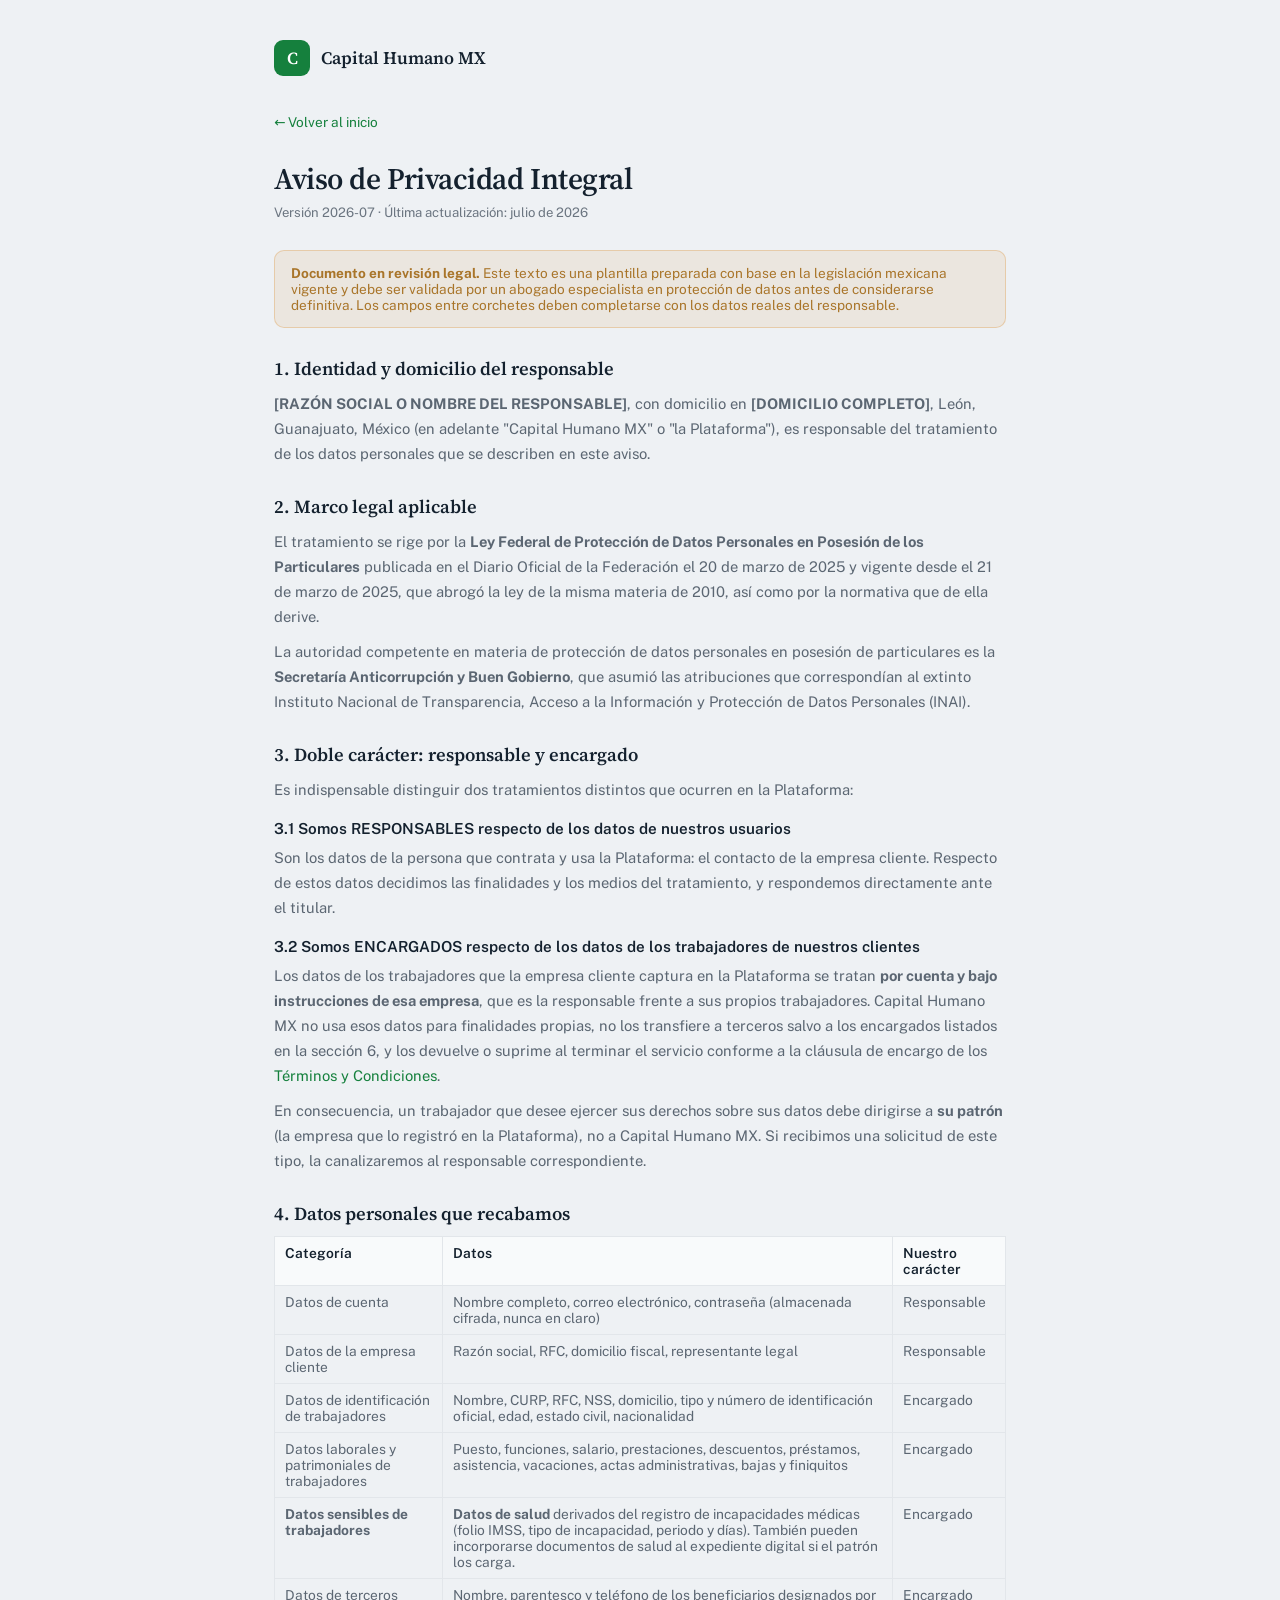
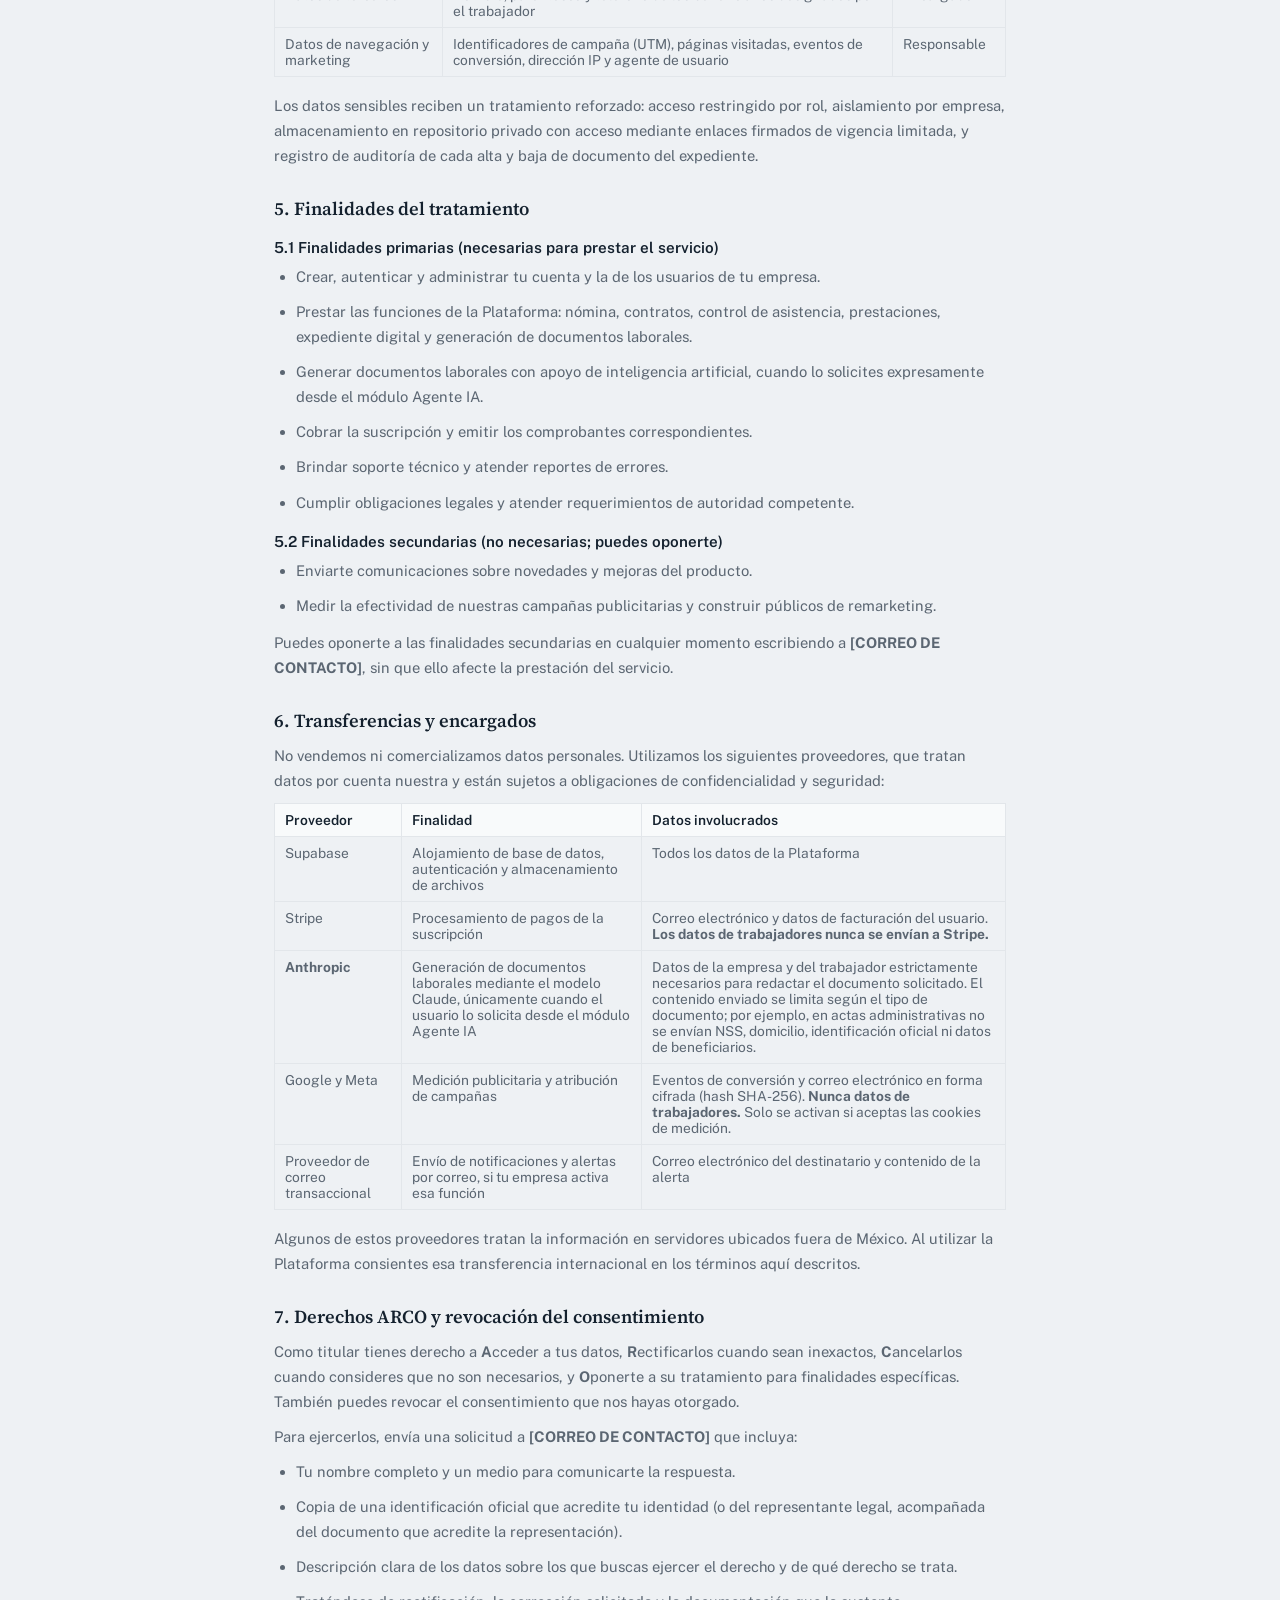
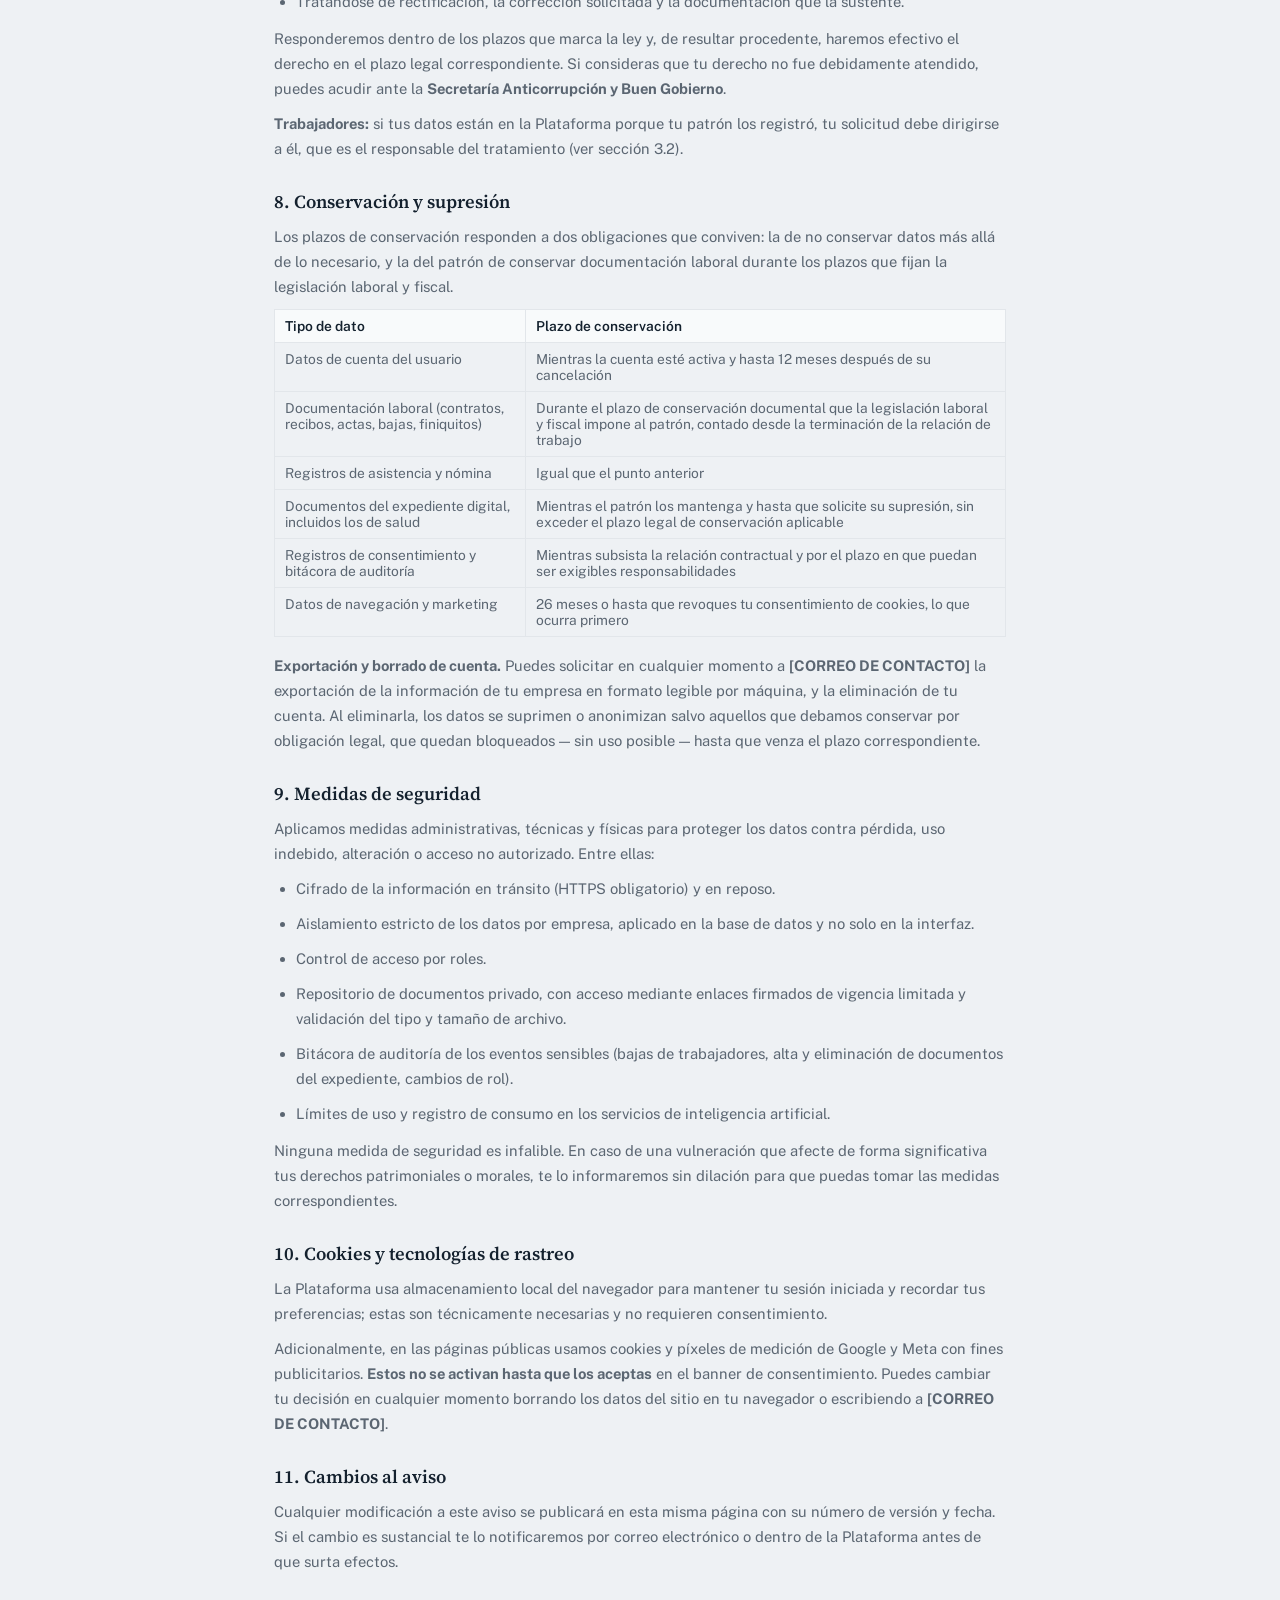
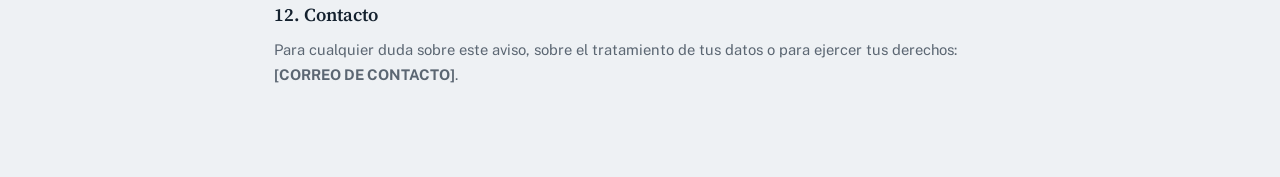
<file: app/aviso-privacidad.html>
<!DOCTYPE html>
<html lang="es">
<head>
  <meta charset="UTF-8" />
  <meta name="viewport" content="width=device-width, initial-scale=1.0" />
  <title>Aviso de Privacidad — Capital Humano MX</title>
  <meta name="robots" content="noindex" />
  <link rel="stylesheet" href="css/app.css" />
  <link rel="icon" href="data:image/svg+xml,<svg xmlns='http://www.w3.org/2000/svg' viewBox='0 0 32 32'><rect width='32' height='32' rx='7' fill='%2315803d'/><text x='16' y='23' font-family='Georgia,serif' font-size='19' font-weight='600' fill='white' text-anchor='middle'>C</text></svg>" />
  <style>
    .legal-wrap { max-width: 780px; margin: 0 auto; padding: 40px 24px 80px; }
    .legal-header { display: flex; align-items: center; gap: 11px; margin-bottom: 36px; }
    .legal-brand-icon {
      width: 36px; height: 36px; border-radius: 9px; background: var(--accent);
      display: grid; place-items: center; font-family: var(--font-serif);
      font-size: 17px; font-weight: 600; color: #fff; flex-shrink: 0;
    }
    .legal-brand-name { font-family: var(--font-serif); font-weight: 600; font-size: 1.1rem; }
    .legal-wrap h1 {
      font-family: var(--font-serif); font-size: 30px; font-weight: 600;
      letter-spacing: -.015em; margin-bottom: 6px;
    }
    .legal-fecha { font-size: .82rem; color: var(--text-muted); margin-bottom: 30px; }
    .legal-wrap h2 {
      font-family: var(--font-serif); font-size: 1.15rem; font-weight: 600;
      margin: 28px 0 10px; color: var(--text-primary);
    }
    .legal-wrap h3 { font-size: .95rem; font-weight: 600; margin: 18px 0 8px; color: var(--text-primary); }
    .legal-wrap p, .legal-wrap li { font-size: .92rem; line-height: 1.7; color: var(--text-secondary); margin-bottom: 10px; }
    .legal-wrap ul { padding-left: 22px; margin-bottom: 12px; }
    .legal-volver { display: inline-block; margin-bottom: 28px; font-size: .85rem; }
    .legal-pendiente { background: rgba(217,138,43,.10); border: 1px solid rgba(217,138,43,.30);
      border-radius: 10px; padding: 14px 16px; font-size: .85rem; color: #a9752a; margin-bottom: 24px; }
    .legal-tabla { width: 100%; border-collapse: collapse; margin-bottom: 16px; font-size: .86rem; }
    .legal-tabla th, .legal-tabla td { border: 1px solid var(--border); padding: 8px 10px; text-align: left; vertical-align: top; }
    .legal-tabla th { background: var(--bg-surface); font-weight: 600; color: var(--text-primary); }
    .legal-tabla td { color: var(--text-secondary); }
  </style>
</head>
<body>
<div class="legal-wrap">
  <div class="legal-header">
    <div class="legal-brand-icon">C</div>
    <div class="legal-brand-name">Capital Humano MX</div>
  </div>

  <a class="legal-volver" href="index.html">← Volver al inicio</a>

  <h1>Aviso de Privacidad Integral</h1>
  <div class="legal-fecha">Versión 2026-07 · Última actualización: julio de 2026</div>

  <div class="legal-pendiente">
    <strong>Documento en revisión legal.</strong> Este texto es una plantilla preparada
    con base en la legislación mexicana vigente y debe ser validada por un abogado
    especialista en protección de datos antes de considerarse definitiva. Los campos
    entre corchetes deben completarse con los datos reales del responsable.
  </div>

  <h2>1. Identidad y domicilio del responsable</h2>
  <p><strong>[RAZÓN SOCIAL O NOMBRE DEL RESPONSABLE]</strong>, con domicilio en
  <strong>[DOMICILIO COMPLETO]</strong>, León, Guanajuato, México (en adelante
  "Capital Humano MX" o "la Plataforma"), es responsable del tratamiento de los datos
  personales que se describen en este aviso.</p>

  <h2>2. Marco legal aplicable</h2>
  <p>El tratamiento se rige por la <strong>Ley Federal de Protección de Datos Personales
  en Posesión de los Particulares</strong> publicada en el Diario Oficial de la Federación
  el 20 de marzo de 2025 y vigente desde el 21 de marzo de 2025, que abrogó la ley de la
  misma materia de 2010, así como por la normativa que de ella derive.</p>
  <p>La autoridad competente en materia de protección de datos personales en posesión de
  particulares es la <strong>Secretaría Anticorrupción y Buen Gobierno</strong>, que asumió
  las atribuciones que correspondían al extinto Instituto Nacional de Transparencia, Acceso
  a la Información y Protección de Datos Personales (INAI).</p>

  <h2>3. Doble carácter: responsable y encargado</h2>
  <p>Es indispensable distinguir dos tratamientos distintos que ocurren en la Plataforma:</p>

  <h3>3.1 Somos RESPONSABLES respecto de los datos de nuestros usuarios</h3>
  <p>Son los datos de la persona que contrata y usa la Plataforma: el contacto de la empresa
  cliente. Respecto de estos datos decidimos las finalidades y los medios del tratamiento, y
  respondemos directamente ante el titular.</p>

  <h3>3.2 Somos ENCARGADOS respecto de los datos de los trabajadores de nuestros clientes</h3>
  <p>Los datos de los trabajadores que la empresa cliente captura en la Plataforma se tratan
  <strong>por cuenta y bajo instrucciones de esa empresa</strong>, que es la responsable frente
  a sus propios trabajadores. Capital Humano MX no usa esos datos para finalidades propias, no
  los transfiere a terceros salvo a los encargados listados en la sección 6, y los devuelve o
  suprime al terminar el servicio conforme a la cláusula de encargo de los
  <a href="terminos.html">Términos y Condiciones</a>.</p>
  <p>En consecuencia, un trabajador que desee ejercer sus derechos sobre sus datos debe
  dirigirse a <strong>su patrón</strong> (la empresa que lo registró en la Plataforma), no a
  Capital Humano MX. Si recibimos una solicitud de este tipo, la canalizaremos al responsable
  correspondiente.</p>

  <h2>4. Datos personales que recabamos</h2>
  <table class="legal-tabla">
    <thead>
      <tr><th>Categoría</th><th>Datos</th><th>Nuestro carácter</th></tr>
    </thead>
    <tbody>
      <tr>
        <td>Datos de cuenta</td>
        <td>Nombre completo, correo electrónico, contraseña (almacenada cifrada, nunca en claro)</td>
        <td>Responsable</td>
      </tr>
      <tr>
        <td>Datos de la empresa cliente</td>
        <td>Razón social, RFC, domicilio fiscal, representante legal</td>
        <td>Responsable</td>
      </tr>
      <tr>
        <td>Datos de identificación de trabajadores</td>
        <td>Nombre, CURP, RFC, NSS, domicilio, tipo y número de identificación oficial, edad, estado civil, nacionalidad</td>
        <td>Encargado</td>
      </tr>
      <tr>
        <td>Datos laborales y patrimoniales de trabajadores</td>
        <td>Puesto, funciones, salario, prestaciones, descuentos, préstamos, asistencia, vacaciones, actas administrativas, bajas y finiquitos</td>
        <td>Encargado</td>
      </tr>
      <tr>
        <td><strong>Datos sensibles de trabajadores</strong></td>
        <td><strong>Datos de salud</strong> derivados del registro de incapacidades médicas (folio IMSS, tipo de incapacidad, periodo y días). También pueden incorporarse documentos de salud al expediente digital si el patrón los carga.</td>
        <td>Encargado</td>
      </tr>
      <tr>
        <td>Datos de terceros</td>
        <td>Nombre, parentesco y teléfono de los beneficiarios designados por el trabajador</td>
        <td>Encargado</td>
      </tr>
      <tr>
        <td>Datos de navegación y marketing</td>
        <td>Identificadores de campaña (UTM), páginas visitadas, eventos de conversión, dirección IP y agente de usuario</td>
        <td>Responsable</td>
      </tr>
    </tbody>
  </table>
  <p>Los datos sensibles reciben un tratamiento reforzado: acceso restringido por rol, aislamiento
  por empresa, almacenamiento en repositorio privado con acceso mediante enlaces firmados de
  vigencia limitada, y registro de auditoría de cada alta y baja de documento del expediente.</p>

  <h2>5. Finalidades del tratamiento</h2>
  <h3>5.1 Finalidades primarias (necesarias para prestar el servicio)</h3>
  <ul>
    <li>Crear, autenticar y administrar tu cuenta y la de los usuarios de tu empresa.</li>
    <li>Prestar las funciones de la Plataforma: nómina, contratos, control de asistencia,
        prestaciones, expediente digital y generación de documentos laborales.</li>
    <li>Generar documentos laborales con apoyo de inteligencia artificial, cuando lo solicites
        expresamente desde el módulo Agente IA.</li>
    <li>Cobrar la suscripción y emitir los comprobantes correspondientes.</li>
    <li>Brindar soporte técnico y atender reportes de errores.</li>
    <li>Cumplir obligaciones legales y atender requerimientos de autoridad competente.</li>
  </ul>

  <h3>5.2 Finalidades secundarias (no necesarias; puedes oponerte)</h3>
  <ul>
    <li>Enviarte comunicaciones sobre novedades y mejoras del producto.</li>
    <li>Medir la efectividad de nuestras campañas publicitarias y construir públicos de
        remarketing.</li>
  </ul>
  <p>Puedes oponerte a las finalidades secundarias en cualquier momento escribiendo a
  <strong>[CORREO DE CONTACTO]</strong>, sin que ello afecte la prestación del servicio.</p>

  <h2>6. Transferencias y encargados</h2>
  <p>No vendemos ni comercializamos datos personales. Utilizamos los siguientes proveedores,
  que tratan datos por cuenta nuestra y están sujetos a obligaciones de confidencialidad y
  seguridad:</p>
  <table class="legal-tabla">
    <thead>
      <tr><th>Proveedor</th><th>Finalidad</th><th>Datos involucrados</th></tr>
    </thead>
    <tbody>
      <tr>
        <td>Supabase</td>
        <td>Alojamiento de base de datos, autenticación y almacenamiento de archivos</td>
        <td>Todos los datos de la Plataforma</td>
      </tr>
      <tr>
        <td>Stripe</td>
        <td>Procesamiento de pagos de la suscripción</td>
        <td>Correo electrónico y datos de facturación del usuario. <strong>Los datos de trabajadores nunca se envían a Stripe.</strong></td>
      </tr>
      <tr>
        <td><strong>Anthropic</strong></td>
        <td>Generación de documentos laborales mediante el modelo Claude, únicamente cuando el usuario lo solicita desde el módulo Agente IA</td>
        <td>Datos de la empresa y del trabajador estrictamente necesarios para redactar el documento solicitado. El contenido enviado se limita según el tipo de documento; por ejemplo, en actas administrativas no se envían NSS, domicilio, identificación oficial ni datos de beneficiarios.</td>
      </tr>
      <tr>
        <td>Google y Meta</td>
        <td>Medición publicitaria y atribución de campañas</td>
        <td>Eventos de conversión y correo electrónico en forma cifrada (hash SHA-256). <strong>Nunca datos de trabajadores.</strong> Solo se activan si aceptas las cookies de medición.</td>
      </tr>
      <tr>
        <td>Proveedor de correo transaccional</td>
        <td>Envío de notificaciones y alertas por correo, si tu empresa activa esa función</td>
        <td>Correo electrónico del destinatario y contenido de la alerta</td>
      </tr>
    </tbody>
  </table>
  <p>Algunos de estos proveedores tratan la información en servidores ubicados fuera de México.
  Al utilizar la Plataforma consientes esa transferencia internacional en los términos aquí
  descritos.</p>

  <h2>7. Derechos ARCO y revocación del consentimiento</h2>
  <p>Como titular tienes derecho a <strong>A</strong>cceder a tus datos, <strong>R</strong>ectificarlos
  cuando sean inexactos, <strong>C</strong>ancelarlos cuando consideres que no son necesarios, y
  <strong>O</strong>ponerte a su tratamiento para finalidades específicas. También puedes revocar
  el consentimiento que nos hayas otorgado.</p>
  <p>Para ejercerlos, envía una solicitud a <strong>[CORREO DE CONTACTO]</strong> que incluya:</p>
  <ul>
    <li>Tu nombre completo y un medio para comunicarte la respuesta.</li>
    <li>Copia de una identificación oficial que acredite tu identidad (o del representante legal,
        acompañada del documento que acredite la representación).</li>
    <li>Descripción clara de los datos sobre los que buscas ejercer el derecho y de qué derecho
        se trata.</li>
    <li>Tratándose de rectificación, la corrección solicitada y la documentación que la sustente.</li>
  </ul>
  <p>Responderemos dentro de los plazos que marca la ley y, de resultar procedente, haremos
  efectivo el derecho en el plazo legal correspondiente. Si consideras que tu derecho no fue
  debidamente atendido, puedes acudir ante la <strong>Secretaría Anticorrupción y Buen
  Gobierno</strong>.</p>
  <p><strong>Trabajadores:</strong> si tus datos están en la Plataforma porque tu patrón los
  registró, tu solicitud debe dirigirse a él, que es el responsable del tratamiento (ver
  sección 3.2).</p>

  <h2>8. Conservación y supresión</h2>
  <p>Los plazos de conservación responden a dos obligaciones que conviven: la de no conservar
  datos más allá de lo necesario, y la del patrón de conservar documentación laboral durante los
  plazos que fijan la legislación laboral y fiscal.</p>
  <table class="legal-tabla">
    <thead>
      <tr><th>Tipo de dato</th><th>Plazo de conservación</th></tr>
    </thead>
    <tbody>
      <tr><td>Datos de cuenta del usuario</td><td>Mientras la cuenta esté activa y hasta 12 meses después de su cancelación</td></tr>
      <tr><td>Documentación laboral (contratos, recibos, actas, bajas, finiquitos)</td><td>Durante el plazo de conservación documental que la legislación laboral y fiscal impone al patrón, contado desde la terminación de la relación de trabajo</td></tr>
      <tr><td>Registros de asistencia y nómina</td><td>Igual que el punto anterior</td></tr>
      <tr><td>Documentos del expediente digital, incluidos los de salud</td><td>Mientras el patrón los mantenga y hasta que solicite su supresión, sin exceder el plazo legal de conservación aplicable</td></tr>
      <tr><td>Registros de consentimiento y bitácora de auditoría</td><td>Mientras subsista la relación contractual y por el plazo en que puedan ser exigibles responsabilidades</td></tr>
      <tr><td>Datos de navegación y marketing</td><td>26 meses o hasta que revoques tu consentimiento de cookies, lo que ocurra primero</td></tr>
    </tbody>
  </table>
  <p><strong>Exportación y borrado de cuenta.</strong> Puedes solicitar en cualquier momento a
  <strong>[CORREO DE CONTACTO]</strong> la exportación de la información de tu empresa en formato
  legible por máquina, y la eliminación de tu cuenta. Al eliminarla, los datos se suprimen o
  anonimizan salvo aquellos que debamos conservar por obligación legal, que quedan bloqueados —
  sin uso posible — hasta que venza el plazo correspondiente.</p>

  <h2>9. Medidas de seguridad</h2>
  <p>Aplicamos medidas administrativas, técnicas y físicas para proteger los datos contra pérdida,
  uso indebido, alteración o acceso no autorizado. Entre ellas:</p>
  <ul>
    <li>Cifrado de la información en tránsito (HTTPS obligatorio) y en reposo.</li>
    <li>Aislamiento estricto de los datos por empresa, aplicado en la base de datos y no solo en
        la interfaz.</li>
    <li>Control de acceso por roles.</li>
    <li>Repositorio de documentos privado, con acceso mediante enlaces firmados de vigencia
        limitada y validación del tipo y tamaño de archivo.</li>
    <li>Bitácora de auditoría de los eventos sensibles (bajas de trabajadores, alta y eliminación
        de documentos del expediente, cambios de rol).</li>
    <li>Límites de uso y registro de consumo en los servicios de inteligencia artificial.</li>
  </ul>
  <p>Ninguna medida de seguridad es infalible. En caso de una vulneración que afecte de forma
  significativa tus derechos patrimoniales o morales, te lo informaremos sin dilación para que
  puedas tomar las medidas correspondientes.</p>

  <h2>10. Cookies y tecnologías de rastreo</h2>
  <p>La Plataforma usa almacenamiento local del navegador para mantener tu sesión iniciada y
  recordar tus preferencias; estas son técnicamente necesarias y no requieren consentimiento.</p>
  <p>Adicionalmente, en las páginas públicas usamos cookies y píxeles de medición de Google y
  Meta con fines publicitarios. <strong>Estos no se activan hasta que los aceptas</strong> en el
  banner de consentimiento. Puedes cambiar tu decisión en cualquier momento borrando los datos
  del sitio en tu navegador o escribiendo a <strong>[CORREO DE CONTACTO]</strong>.</p>

  <h2>11. Cambios al aviso</h2>
  <p>Cualquier modificación a este aviso se publicará en esta misma página con su número de
  versión y fecha. Si el cambio es sustancial te lo notificaremos por correo electrónico o
  dentro de la Plataforma antes de que surta efectos.</p>

  <h2>12. Contacto</h2>
  <p>Para cualquier duda sobre este aviso, sobre el tratamiento de tus datos o para ejercer tus
  derechos: <strong>[CORREO DE CONTACTO]</strong>.</p>
</div>
</body>
</html>
</file>
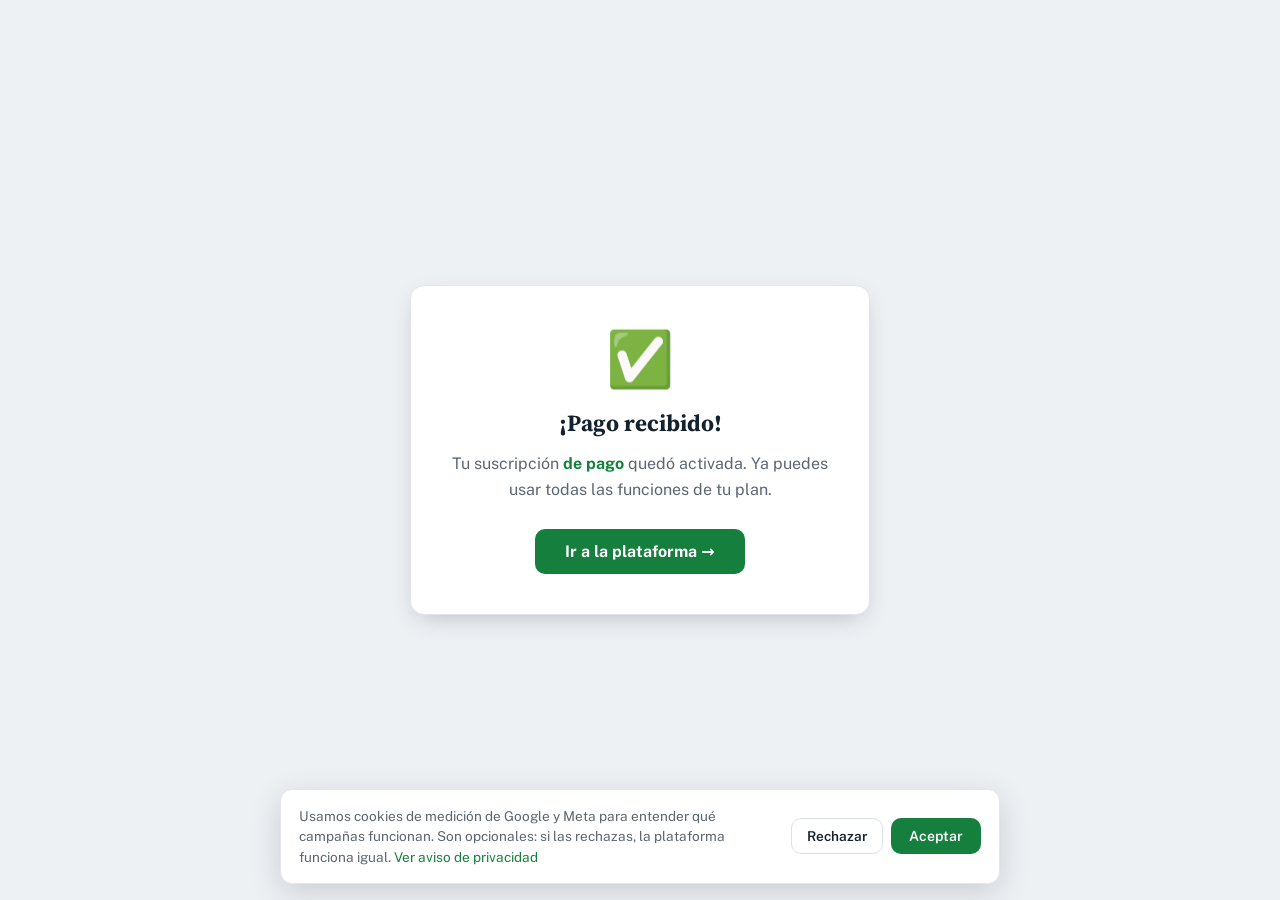
<file: app/pago-exitoso.html>
<!DOCTYPE html>
<html lang="es">
<head>
  <meta charset="UTF-8" />
  <meta name="viewport" content="width=device-width, initial-scale=1.0" />
  <title>Pago exitoso — Capital Humano MX</title>
  <meta name="robots" content="noindex" />
  <link rel="stylesheet" href="css/app.css" />
  <link rel="icon" href="data:image/svg+xml,<svg xmlns='http://www.w3.org/2000/svg' viewBox='0 0 32 32'><rect width='32' height='32' rx='7' fill='%2315803d'/><text x='16' y='23' font-family='Georgia,serif' font-size='19' font-weight='600' fill='white' text-anchor='middle'>C</text></svg>" />
  <style>
    /* Vista de éxito del checkout de Stripe (success_url) */
    .exito-wrap { min-height: 100vh; display: grid; place-items: center; padding: 24px; }
    .exito-card {
      background: var(--bg-card); border: 1px solid var(--border);
      border-radius: var(--radius-lg); box-shadow: var(--shadow-card);
      max-width: 460px; width: 100%; padding: 40px 34px; text-align: center;
    }
    .exito-icono { font-size: 3.4rem; margin-bottom: 16px; }
    .exito-titulo {
      font-family: var(--font-serif); font-size: 1.45rem; font-weight: 700;
      color: var(--text-primary); margin-bottom: 12px;
    }
    .exito-texto { color: var(--text-secondary); line-height: 1.6; margin-bottom: 26px; }
    .exito-plan { color: var(--accent); font-weight: 700; }
    .exito-btn {
      display: inline-block; padding: 13px 30px; font-weight: 700;
      background: var(--accent); color: #fff !important;
      border-radius: var(--radius-md); transition: var(--transition);
    }
    .exito-btn:hover { background: var(--accent-hover); }
  </style>
</head>
<body>

<div class="exito-wrap">
  <div class="exito-card">
    <div class="exito-icono">✅</div>
    <div class="exito-titulo">¡Pago recibido!</div>
    <p class="exito-texto">
      Tu suscripción <span class="exito-plan" id="plan-nombre"></span>
      quedó activada. Ya puedes usar todas las funciones de tu plan.
    </p>
    <a class="exito-btn" href="app.html">Ir a la plataforma →</a>
  </div>
</div>

<script src="js/config.js?v=5"></script>
<script src="js/tracking.js?v=1"></script>
<script src="js/consentimiento.js?v=1"></script>
<script>
// Página de éxito del checkout de Stripe. Configurar en Stripe el success_url:
//   https://tudominio.com/pago-exitoso.html?plan=Pyme&valor=499&session_id={CHECKOUT_SESSION_ID}
// El session_id (cs_...) es el MISMO event_id que envía la Edge Function
// webhook-stripe a la Meta Conversions API → Meta deduplica ambos eventos.
document.addEventListener('DOMContentLoaded', async () => {
  const params  = new URLSearchParams(window.location.search);
  const plan    = params.get('plan')  || 'de pago';
  const valor   = parseFloat(params.get('valor')) || 0;
  const eventId = params.get('session_id') || params.get('event_id') || '';

  const planEl = document.getElementById('plan-nombre');
  if (planEl) planEl.textContent = plan;

  // Conversión de pago (Google Ads + Meta Pixel). Best-effort: un fallo de
  // tracking jamás afecta la vista de éxito.
  // Pixels SOLO con consentimiento previo de cookies. Si la persona rechazó,
  // la conversión del navegador no se dispara — pero la conversión server-side
  // (Meta CAPI desde webhook-stripe) sigue funcionando, así que no se pierde
  // la medición del pago. Best-effort: nada de esto afecta la vista de éxito.
  try {
    mostrarBannerCookies();
    initTrackingConConsentimiento();
    if (consentimientoCookies() === 'aceptado') {
      await trackPago(valor, plan, eventId);
    }
  } catch (e) {
    console.warn('trackPago:', e);
  }
});
</script>
</body>
</html>
</file>
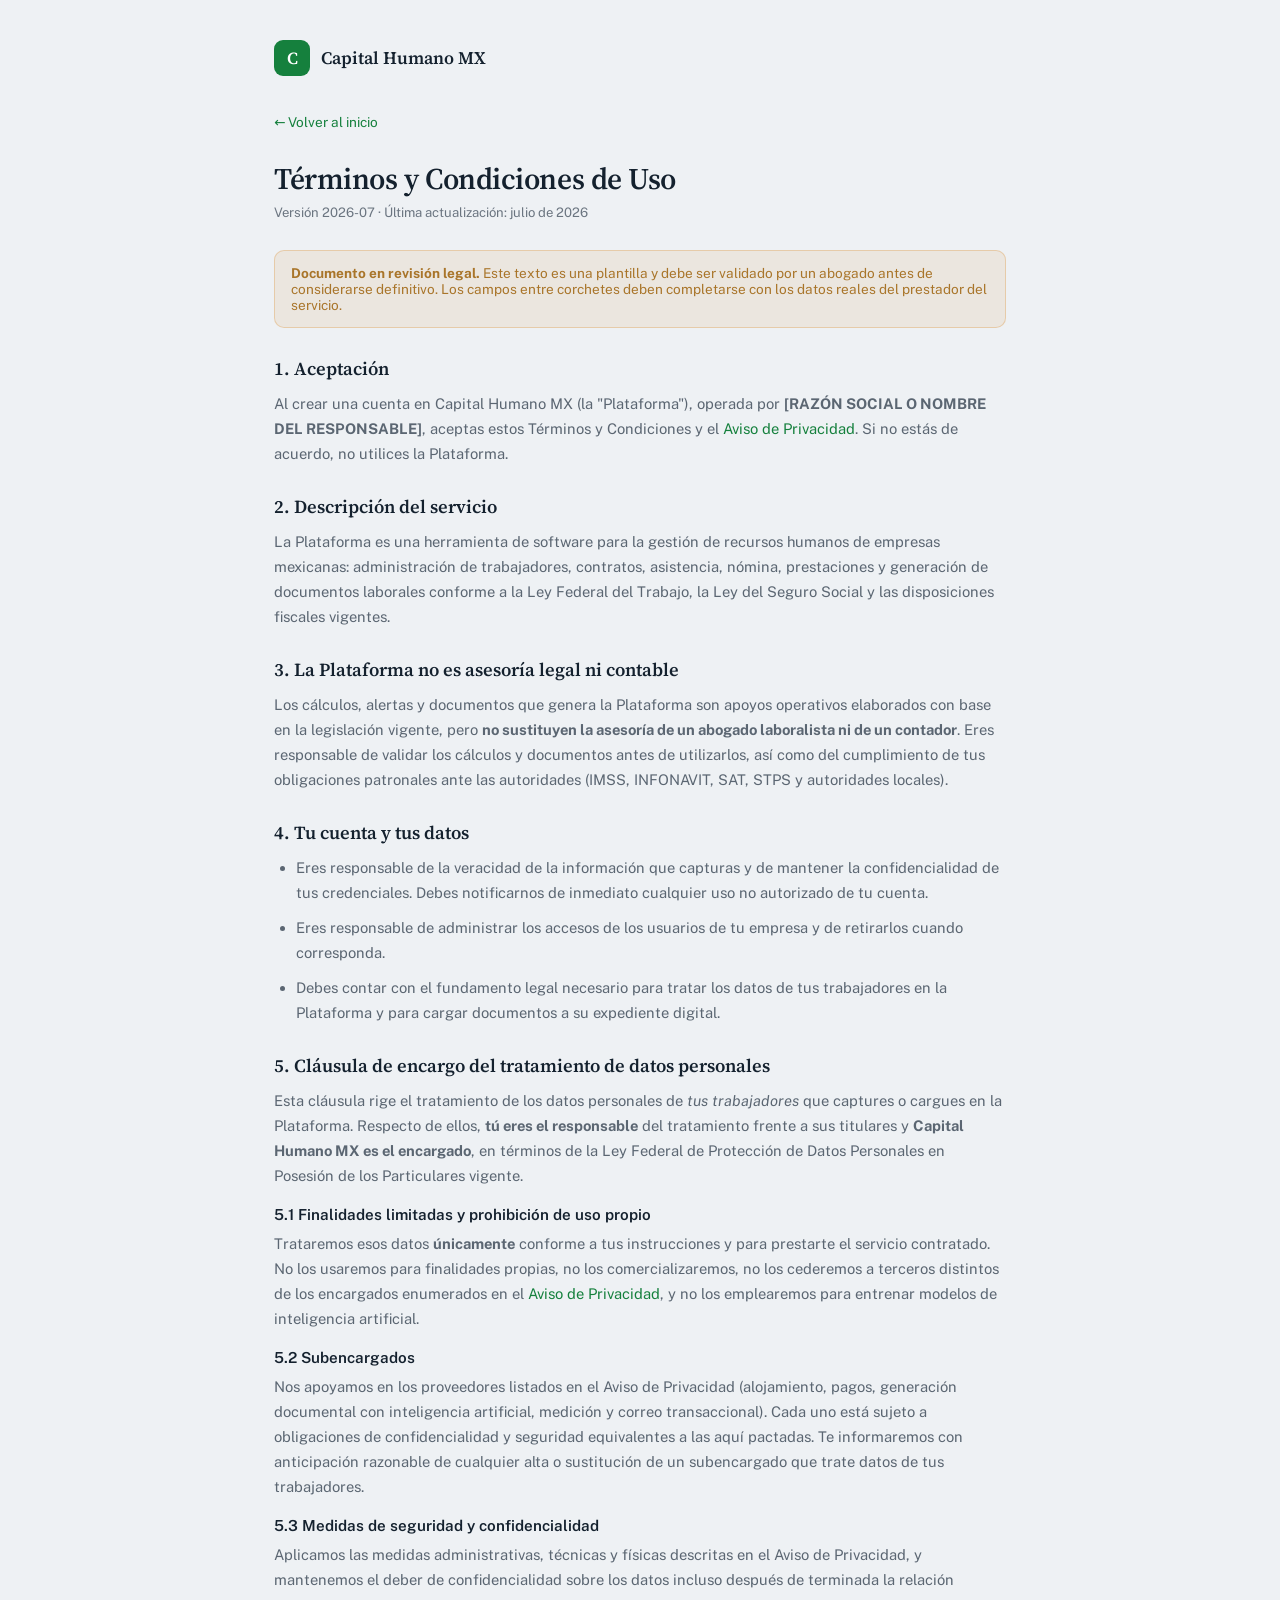
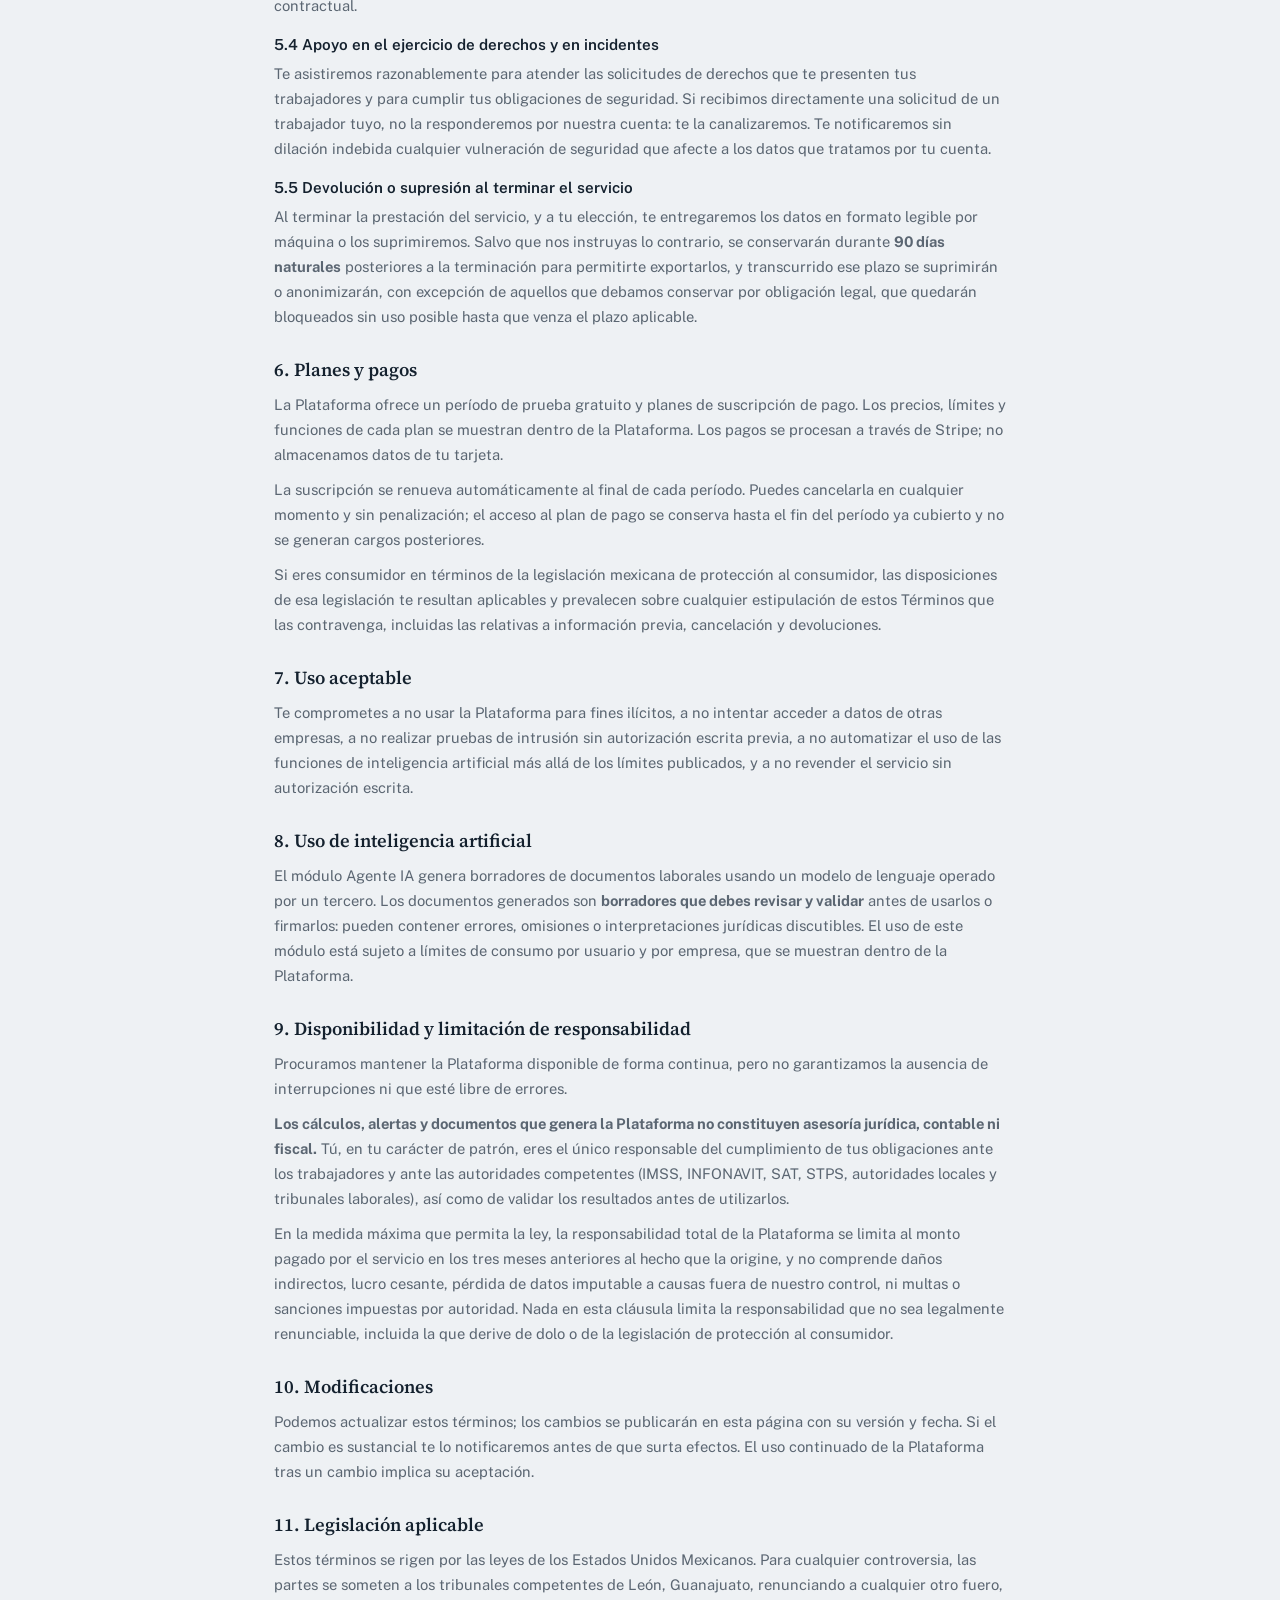
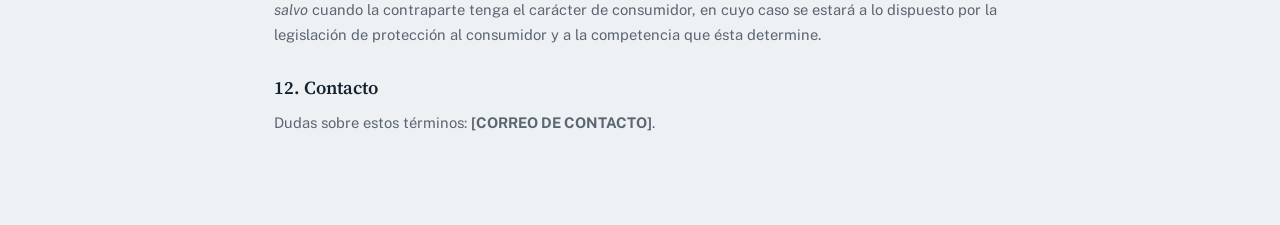
<file: app/terminos.html>
<!DOCTYPE html>
<html lang="es">
<head>
  <meta charset="UTF-8" />
  <meta name="viewport" content="width=device-width, initial-scale=1.0" />
  <title>Términos y Condiciones — Capital Humano MX</title>
  <meta name="robots" content="noindex" />
  <link rel="stylesheet" href="css/app.css" />
  <link rel="icon" href="data:image/svg+xml,<svg xmlns='http://www.w3.org/2000/svg' viewBox='0 0 32 32'><rect width='32' height='32' rx='7' fill='%2315803d'/><text x='16' y='23' font-family='Georgia,serif' font-size='19' font-weight='600' fill='white' text-anchor='middle'>C</text></svg>" />
  <style>
    .legal-wrap { max-width: 780px; margin: 0 auto; padding: 40px 24px 80px; }
    .legal-header { display: flex; align-items: center; gap: 11px; margin-bottom: 36px; }
    .legal-brand-icon {
      width: 36px; height: 36px; border-radius: 9px; background: var(--accent);
      display: grid; place-items: center; font-family: var(--font-serif);
      font-size: 17px; font-weight: 600; color: #fff; flex-shrink: 0;
    }
    .legal-brand-name { font-family: var(--font-serif); font-weight: 600; font-size: 1.1rem; }
    .legal-wrap h1 {
      font-family: var(--font-serif); font-size: 30px; font-weight: 600;
      letter-spacing: -.015em; margin-bottom: 6px;
    }
    .legal-fecha { font-size: .82rem; color: var(--text-muted); margin-bottom: 30px; }
    .legal-wrap h2 {
      font-family: var(--font-serif); font-size: 1.15rem; font-weight: 600;
      margin: 28px 0 10px; color: var(--text-primary);
    }
    .legal-wrap p, .legal-wrap li { font-size: .92rem; line-height: 1.7; color: var(--text-secondary); margin-bottom: 10px; }
    .legal-wrap ul { padding-left: 22px; margin-bottom: 12px; }
    .legal-volver { display: inline-block; margin-bottom: 28px; font-size: .85rem; }
    .legal-wrap h3 { font-size: .95rem; font-weight: 600; margin: 18px 0 8px; color: var(--text-primary); }
    .legal-pendiente { background: rgba(217,138,43,.10); border: 1px solid rgba(217,138,43,.30);
      border-radius: 10px; padding: 14px 16px; font-size: .85rem; color: #a9752a; margin-bottom: 24px; }
  </style>
</head>
<body>
<div class="legal-wrap">
  <div class="legal-header">
    <div class="legal-brand-icon">C</div>
    <div class="legal-brand-name">Capital Humano MX</div>
  </div>

  <a class="legal-volver" href="index.html">← Volver al inicio</a>

  <h1>Términos y Condiciones de Uso</h1>
  <div class="legal-fecha">Versión 2026-07 · Última actualización: julio de 2026</div>

  <div class="legal-pendiente">
    <strong>Documento en revisión legal.</strong> Este texto es una plantilla y debe ser
    validado por un abogado antes de considerarse definitivo. Los campos entre corchetes
    deben completarse con los datos reales del prestador del servicio.
  </div>

  <h2>1. Aceptación</h2>
  <p>Al crear una cuenta en Capital Humano MX (la "Plataforma"), operada por <strong>[RAZÓN SOCIAL O NOMBRE DEL RESPONSABLE]</strong>, aceptas estos Términos y Condiciones y el <a href="aviso-privacidad.html">Aviso de Privacidad</a>. Si no estás de acuerdo, no utilices la Plataforma.</p>

  <h2>2. Descripción del servicio</h2>
  <p>La Plataforma es una herramienta de software para la gestión de recursos humanos de empresas mexicanas: administración de trabajadores, contratos, asistencia, nómina, prestaciones y generación de documentos laborales conforme a la Ley Federal del Trabajo, la Ley del Seguro Social y las disposiciones fiscales vigentes.</p>

  <h2>3. La Plataforma no es asesoría legal ni contable</h2>
  <p>Los cálculos, alertas y documentos que genera la Plataforma son apoyos operativos elaborados con base en la legislación vigente, pero <strong>no sustituyen la asesoría de un abogado laboralista ni de un contador</strong>. Eres responsable de validar los cálculos y documentos antes de utilizarlos, así como del cumplimiento de tus obligaciones patronales ante las autoridades (IMSS, INFONAVIT, SAT, STPS y autoridades locales).</p>

  <h2>4. Tu cuenta y tus datos</h2>
  <ul>
    <li>Eres responsable de la veracidad de la información que capturas y de mantener la confidencialidad de tus credenciales. Debes notificarnos de inmediato cualquier uso no autorizado de tu cuenta.</li>
    <li>Eres responsable de administrar los accesos de los usuarios de tu empresa y de retirarlos cuando corresponda.</li>
    <li>Debes contar con el fundamento legal necesario para tratar los datos de tus trabajadores en la Plataforma y para cargar documentos a su expediente digital.</li>
  </ul>

  <h2>5. Cláusula de encargo del tratamiento de datos personales</h2>
  <p>Esta cláusula rige el tratamiento de los datos personales de <em>tus trabajadores</em>
  que captures o cargues en la Plataforma. Respecto de ellos, <strong>tú eres el responsable</strong>
  del tratamiento frente a sus titulares y <strong>Capital Humano MX es el encargado</strong>,
  en términos de la Ley Federal de Protección de Datos Personales en Posesión de los
  Particulares vigente.</p>

  <h3>5.1 Finalidades limitadas y prohibición de uso propio</h3>
  <p>Trataremos esos datos <strong>únicamente</strong> conforme a tus instrucciones y para
  prestarte el servicio contratado. No los usaremos para finalidades propias, no los
  comercializaremos, no los cederemos a terceros distintos de los encargados enumerados en el
  <a href="aviso-privacidad.html">Aviso de Privacidad</a>, y no los emplearemos para entrenar
  modelos de inteligencia artificial.</p>

  <h3>5.2 Subencargados</h3>
  <p>Nos apoyamos en los proveedores listados en el Aviso de Privacidad (alojamiento, pagos,
  generación documental con inteligencia artificial, medición y correo transaccional). Cada
  uno está sujeto a obligaciones de confidencialidad y seguridad equivalentes a las aquí
  pactadas. Te informaremos con anticipación razonable de cualquier alta o sustitución de un
  subencargado que trate datos de tus trabajadores.</p>

  <h3>5.3 Medidas de seguridad y confidencialidad</h3>
  <p>Aplicamos las medidas administrativas, técnicas y físicas descritas en el Aviso de
  Privacidad, y mantenemos el deber de confidencialidad sobre los datos incluso después de
  terminada la relación contractual.</p>

  <h3>5.4 Apoyo en el ejercicio de derechos y en incidentes</h3>
  <p>Te asistiremos razonablemente para atender las solicitudes de derechos que te presenten
  tus trabajadores y para cumplir tus obligaciones de seguridad. Si recibimos directamente una
  solicitud de un trabajador tuyo, no la responderemos por nuestra cuenta: te la canalizaremos.
  Te notificaremos sin dilación indebida cualquier vulneración de seguridad que afecte a los
  datos que tratamos por tu cuenta.</p>

  <h3>5.5 Devolución o supresión al terminar el servicio</h3>
  <p>Al terminar la prestación del servicio, y a tu elección, te entregaremos los datos en
  formato legible por máquina o los suprimiremos. Salvo que nos instruyas lo contrario, se
  conservarán durante <strong>90 días naturales</strong> posteriores a la terminación para
  permitirte exportarlos, y transcurrido ese plazo se suprimirán o anonimizarán, con excepción
  de aquellos que debamos conservar por obligación legal, que quedarán bloqueados sin uso
  posible hasta que venza el plazo aplicable.</p>

  <h2>6. Planes y pagos</h2>
  <p>La Plataforma ofrece un período de prueba gratuito y planes de suscripción de pago. Los
  precios, límites y funciones de cada plan se muestran dentro de la Plataforma. Los pagos se
  procesan a través de Stripe; no almacenamos datos de tu tarjeta.</p>
  <p>La suscripción se renueva automáticamente al final de cada período. Puedes cancelarla en
  cualquier momento y sin penalización; el acceso al plan de pago se conserva hasta el fin del
  período ya cubierto y no se generan cargos posteriores.</p>
  <p>Si eres consumidor en términos de la legislación mexicana de protección al consumidor, las
  disposiciones de esa legislación te resultan aplicables y prevalecen sobre cualquier
  estipulación de estos Términos que las contravenga, incluidas las relativas a información
  previa, cancelación y devoluciones.</p>

  <h2>7. Uso aceptable</h2>
  <p>Te comprometes a no usar la Plataforma para fines ilícitos, a no intentar acceder a datos de otras empresas, a no realizar pruebas de intrusión sin autorización escrita previa, a no automatizar el uso de las funciones de inteligencia artificial más allá de los límites publicados, y a no revender el servicio sin autorización escrita.</p>

  <h2>8. Uso de inteligencia artificial</h2>
  <p>El módulo Agente IA genera borradores de documentos laborales usando un modelo de lenguaje
  operado por un tercero. Los documentos generados son <strong>borradores que debes revisar y
  validar</strong> antes de usarlos o firmarlos: pueden contener errores, omisiones o
  interpretaciones jurídicas discutibles. El uso de este módulo está sujeto a límites de
  consumo por usuario y por empresa, que se muestran dentro de la Plataforma.</p>

  <h2>9. Disponibilidad y limitación de responsabilidad</h2>
  <p>Procuramos mantener la Plataforma disponible de forma continua, pero no garantizamos la ausencia de interrupciones ni que esté libre de errores.</p>
  <p><strong>Los cálculos, alertas y documentos que genera la Plataforma no constituyen asesoría
  jurídica, contable ni fiscal.</strong> Tú, en tu carácter de patrón, eres el único responsable
  del cumplimiento de tus obligaciones ante los trabajadores y ante las autoridades competentes
  (IMSS, INFONAVIT, SAT, STPS, autoridades locales y tribunales laborales), así como de validar
  los resultados antes de utilizarlos.</p>
  <p>En la medida máxima que permita la ley, la responsabilidad total de la Plataforma se limita
  al monto pagado por el servicio en los tres meses anteriores al hecho que la origine, y no
  comprende daños indirectos, lucro cesante, pérdida de datos imputable a causas fuera de
  nuestro control, ni multas o sanciones impuestas por autoridad. Nada en esta cláusula limita
  la responsabilidad que no sea legalmente renunciable, incluida la que derive de dolo o de la
  legislación de protección al consumidor.</p>

  <h2>10. Modificaciones</h2>
  <p>Podemos actualizar estos términos; los cambios se publicarán en esta página con su versión y fecha. Si el cambio es sustancial te lo notificaremos antes de que surta efectos. El uso continuado de la Plataforma tras un cambio implica su aceptación.</p>

  <h2>11. Legislación aplicable</h2>
  <p>Estos términos se rigen por las leyes de los Estados Unidos Mexicanos. Para cualquier controversia, las partes se someten a los tribunales competentes de León, Guanajuato, renunciando a cualquier otro fuero, <em>salvo</em> cuando la contraparte tenga el carácter de consumidor, en cuyo caso se estará a lo dispuesto por la legislación de protección al consumidor y a la competencia que ésta determine.</p>

  <h2>12. Contacto</h2>
  <p>Dudas sobre estos términos: <strong>[CORREO DE CONTACTO]</strong>.</p>
</div>
</body>
</html>
</file>
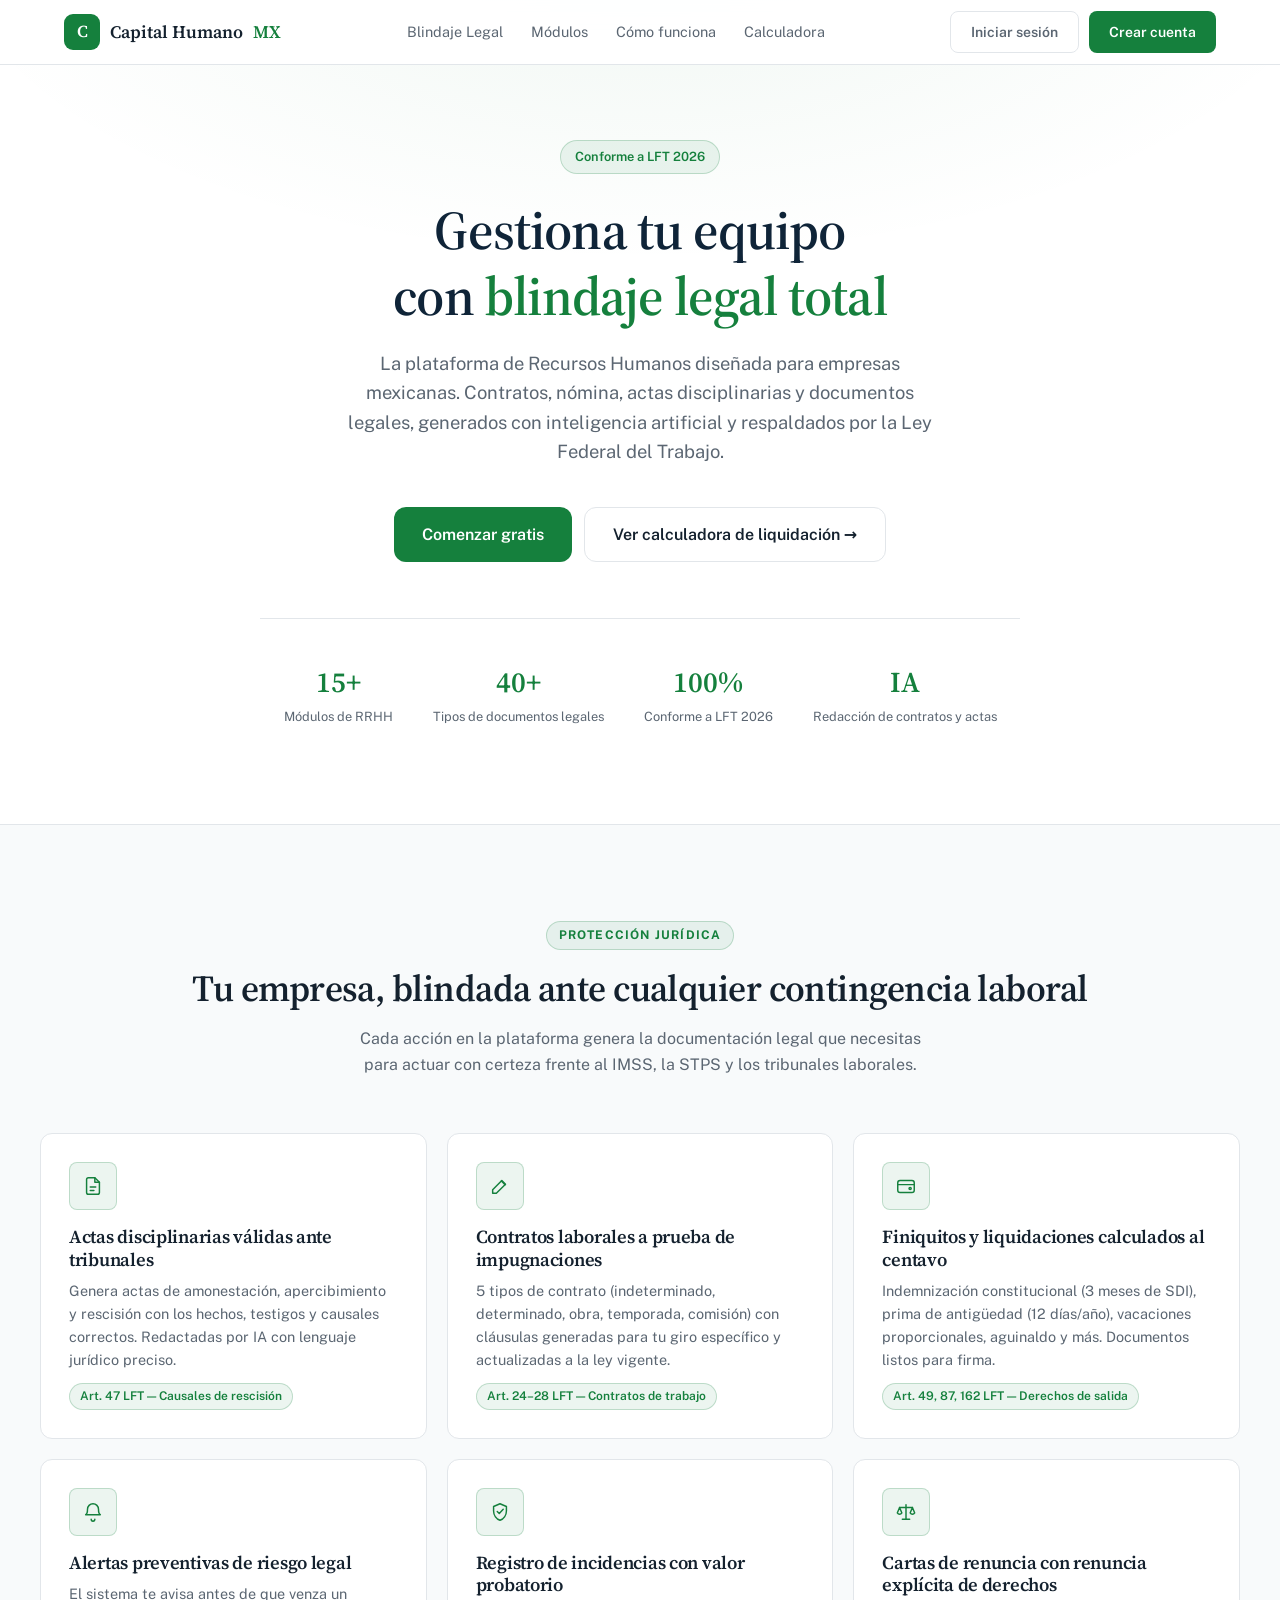
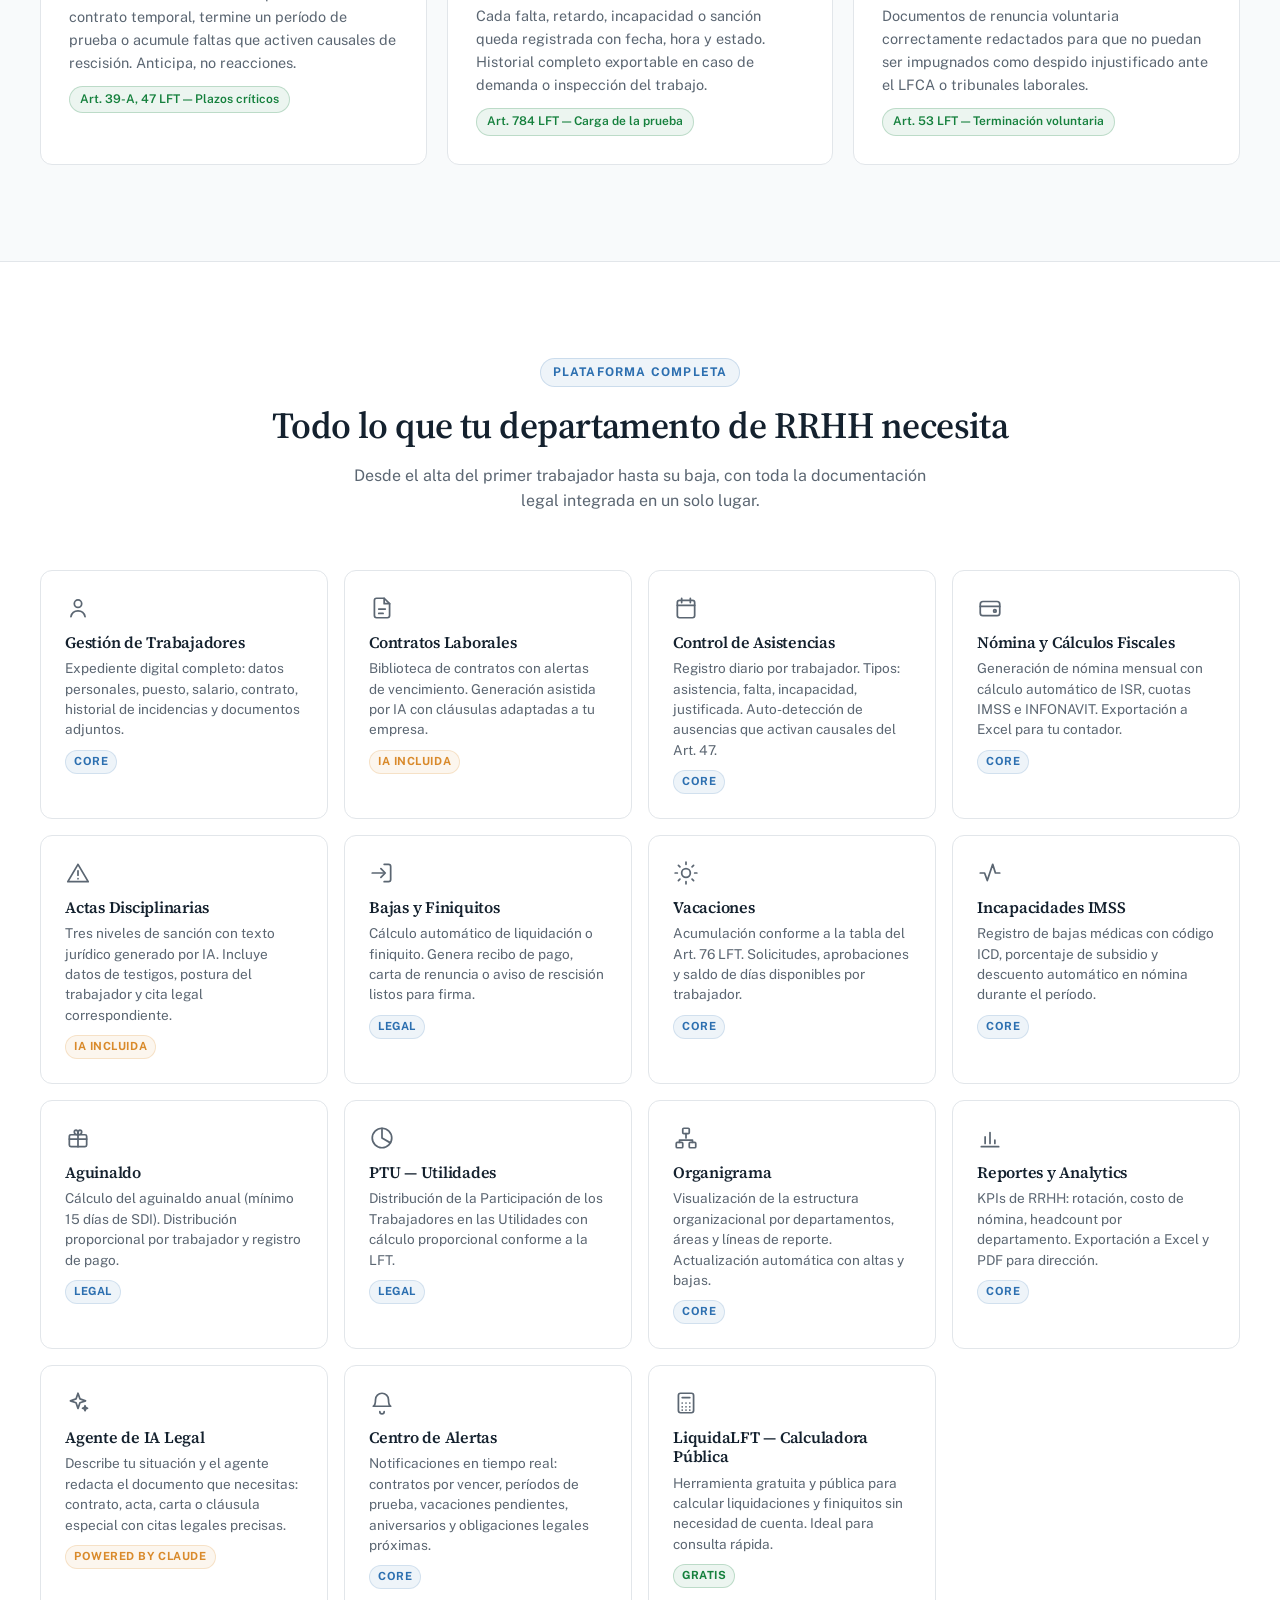
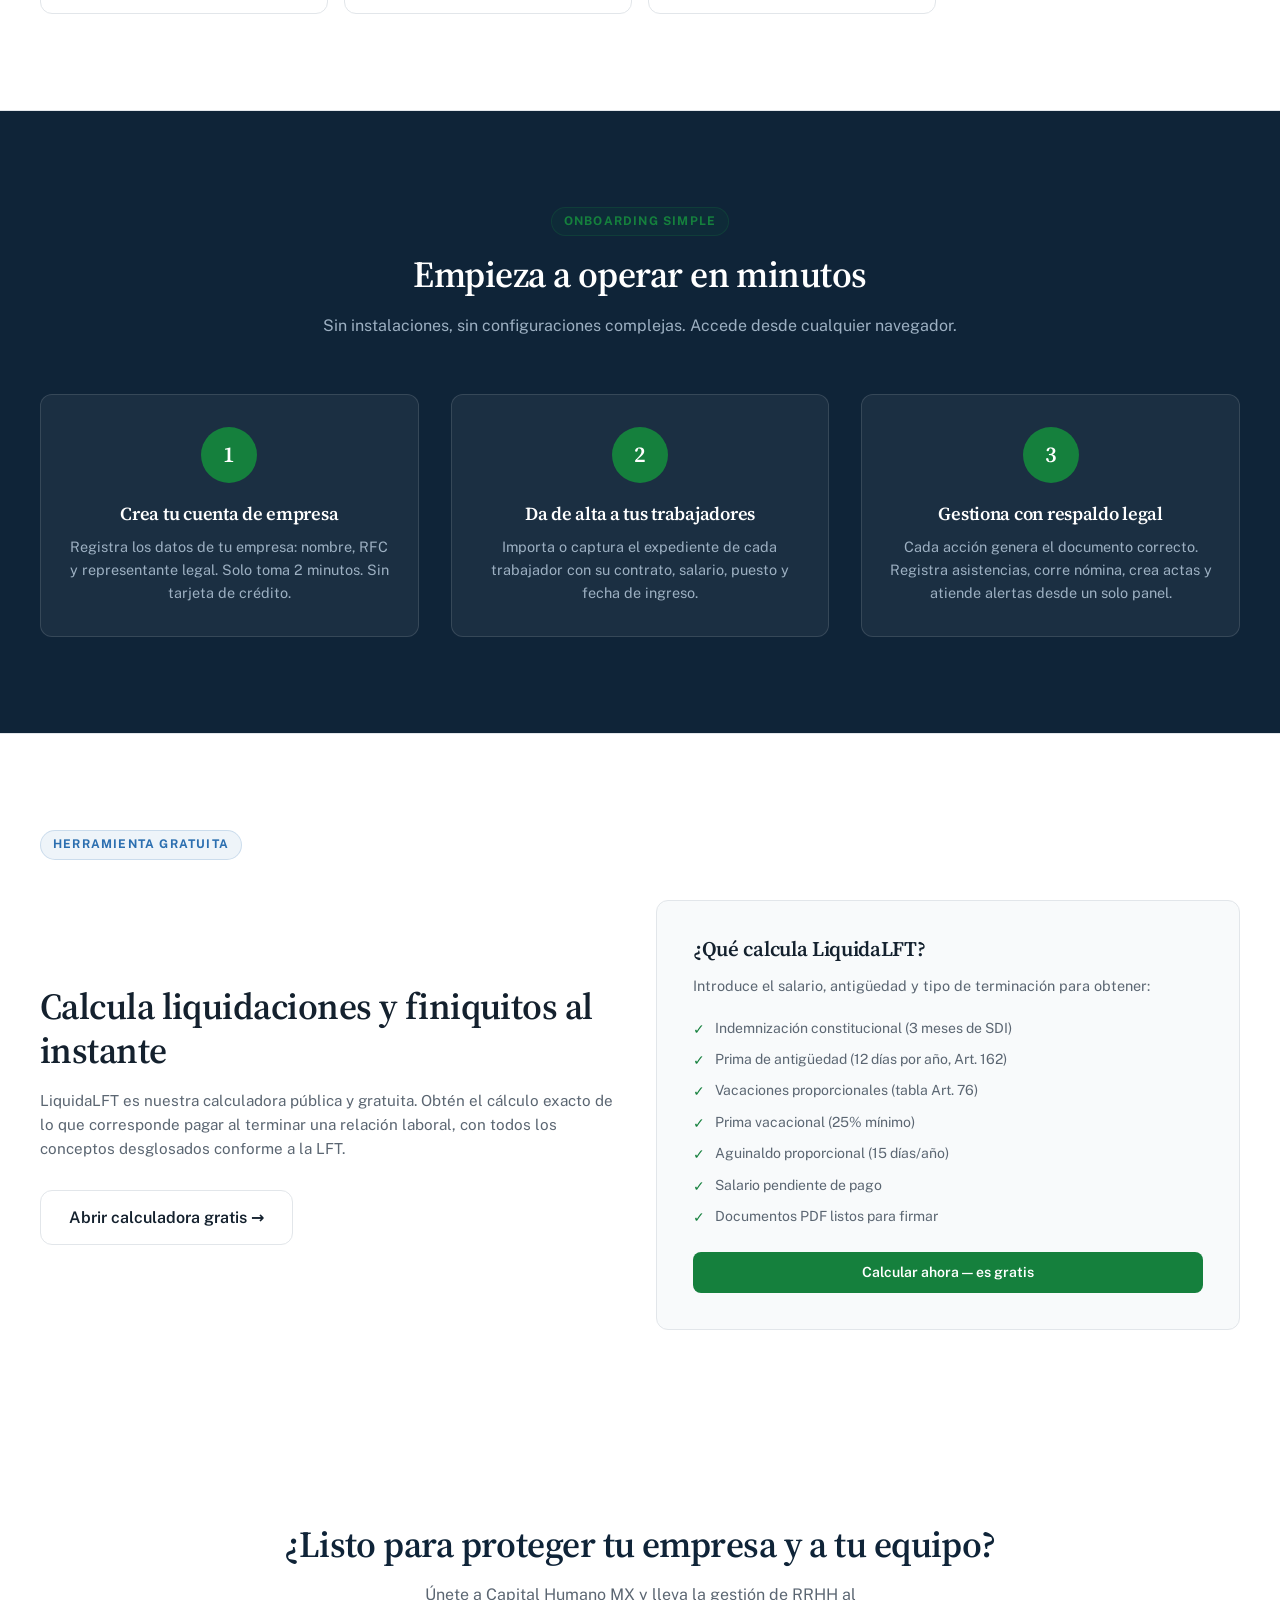
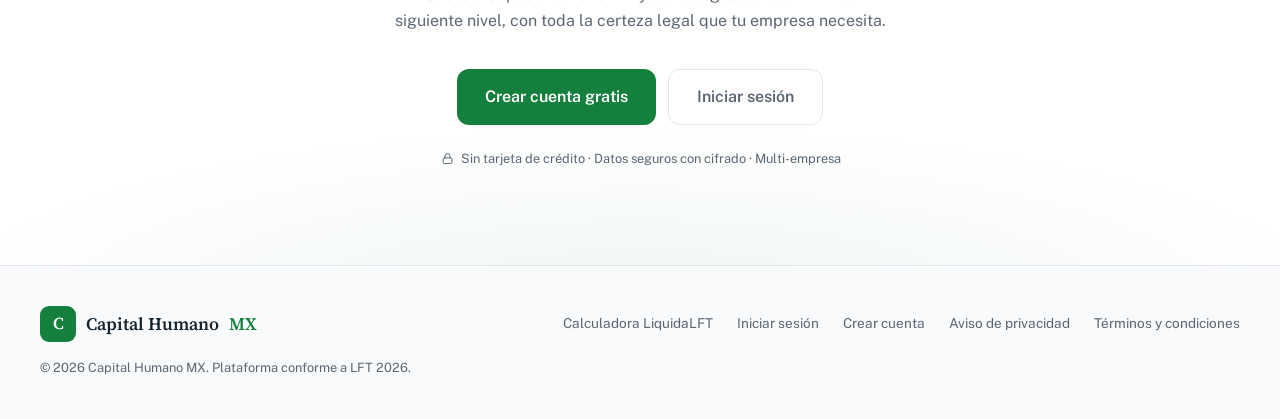
<file: sitio/landing.html>
<!DOCTYPE html>
<html lang="es">
<head>
  <meta charset="UTF-8" />
  <meta name="viewport" content="width=device-width, initial-scale=1.0" />
  <title>Capital Humano MX — Gestión de RRHH con Blindaje Legal</title>
  <meta name="description" content="Plataforma integral de recursos humanos conforme a la LFT 2026. Contratos, nómina, actas disciplinarias y documentos legales generados con IA." />
  <link rel="preconnect" href="https://fonts.googleapis.com" />
  <link rel="preconnect" href="https://fonts.gstatic.com" crossorigin />
  <link href="https://fonts.googleapis.com/css2?family=Source+Serif+4:opsz,wght@8..60,400;8..60,500;8..60,600;8..60,700&family=Public+Sans:wght@400;500;600;700&display=swap" rel="stylesheet" />
  <link rel="icon" href="data:image/svg+xml,<svg xmlns='http://www.w3.org/2000/svg' viewBox='0 0 32 32'><rect width='32' height='32' rx='7' fill='%2315803d'/><text x='16' y='23' font-family='Georgia,serif' font-size='19' font-weight='600' fill='white' text-anchor='middle'>C</text></svg>" />
  <style>
    *, *::before, *::after { box-sizing: border-box; margin: 0; padding: 0; }

    /* ── Tokens — Tema 1C · Corporativo · claro + navy + verde ── */
    :root {
      --bg:          #ffffff;
      --bg2:         #f8fafb;
      --bg3:         #eef1f4;
      --navy:        #0f2438;
      --accent:      #15803d;
      --accent-dark: #0f6630;
      --accent-soft: rgba(21,128,61,.08);
      --accent-brd:  rgba(21,128,61,.22);
      --blue:        #2c6fb0;
      --amber:       #d98a2b;
      --text:        #14212e;
      --text-muted:  #5b6672;
      --border:      #e2e6ea;
      --radius: 12px;
      --radius-sm: 8px;
      --font-serif: 'Source Serif 4', Georgia, serif;
      --font-sans:  'Public Sans', system-ui, sans-serif;
    }

    html { scroll-behavior: smooth; }

    body {
      font-family: var(--font-sans);
      background: var(--bg);
      color: var(--text);
      line-height: 1.6;
      -webkit-font-smoothing: antialiased;
    }

    a { color: inherit; text-decoration: none; }
    .ic { width: 22px; height: 22px; flex-shrink: 0; }

    /* ─── HEADER ─────────────────────────────────────── */
    header {
      position: fixed;
      top: 0; left: 0; right: 0;
      z-index: 100;
      background: rgba(255, 255, 255, 0.92);
      backdrop-filter: blur(12px);
      border-bottom: 1px solid var(--border);
    }

    .header-inner {
      max-width: 1200px;
      margin: 0 auto;
      padding: 0 24px;
      height: 64px;
      display: flex;
      align-items: center;
      justify-content: space-between;
      gap: 24px;
    }

    .logo {
      display: flex;
      align-items: center;
      gap: 10px;
      font-family: var(--font-serif);
      font-weight: 600;
      font-size: 1.1rem;
      white-space: nowrap;
    }

    .logo-icon {
      width: 36px; height: 36px;
      background: var(--accent);
      border-radius: 9px;
      display: flex;
      align-items: center;
      justify-content: center;
      font-family: var(--font-serif);
      font-size: 1.05rem;
      font-weight: 600;
      color: #fff;
    }

    .logo span { color: var(--accent); }

    nav {
      display: flex;
      gap: 28px;
      font-size: 0.9rem;
      color: var(--text-muted);
    }

    nav a:hover { color: var(--text); }

    .header-ctas {
      display: flex;
      gap: 10px;
      flex-shrink: 0;
    }

    .btn {
      display: inline-flex;
      align-items: center;
      justify-content: center;
      gap: 6px;
      padding: 9px 20px;
      border-radius: var(--radius-sm);
      font-size: 0.875rem;
      font-weight: 600;
      cursor: pointer;
      transition: all 0.2s;
      border: none;
    }

    .btn-ghost {
      background: transparent;
      color: var(--text-muted);
      border: 1px solid var(--border);
    }

    .btn-ghost:hover {
      background: var(--bg2);
      color: var(--text);
    }

    .btn-primary {
      background: var(--accent);
      color: #fff;
    }

    .btn-primary:hover { background: var(--accent-dark); }

    .btn-green {
      background: var(--accent);
      color: #fff;
    }

    .btn-green:hover { background: var(--accent-dark); }

    .btn-lg {
      padding: 14px 28px;
      font-size: 1rem;
      border-radius: var(--radius);
    }

    .btn-outline {
      background: transparent;
      color: var(--text);
      border: 1px solid var(--border);
    }

    .btn-outline:hover { background: var(--bg2); }

    /* ─── SECCIONES ─────────────────────────────────── */
    section {
      padding: 96px 24px;
    }

    .container {
      max-width: 1200px;
      margin: 0 auto;
    }

    .section-label {
      display: inline-block;
      font-size: 0.75rem;
      font-weight: 700;
      letter-spacing: 0.1em;
      text-transform: uppercase;
      color: var(--blue);
      background: rgba(44, 111, 176, 0.08);
      border: 1px solid rgba(44, 111, 176, 0.18);
      padding: 4px 12px;
      border-radius: 999px;
      margin-bottom: 16px;
    }

    .section-label.green {
      color: var(--accent);
      background: var(--accent-soft);
      border-color: var(--accent-brd);
    }

    h1, h2, h3 { font-family: var(--font-serif); font-weight: 600; line-height: 1.2; letter-spacing: -.015em; }

    h1 { font-size: clamp(2rem, 5vw, 3.4rem); }
    h2 { font-size: clamp(1.6rem, 3.5vw, 2.3rem); }
    h3 { font-size: 1.15rem; }

    .text-muted { color: var(--text-muted); }
    .text-center { text-align: center; }

    /* ─── HERO ───────────────────────────────────────── */
    #hero {
      padding-top: 140px;
      padding-bottom: 96px;
      background: radial-gradient(ellipse 80% 60% at 50% -10%, rgba(21,128,61,0.07) 0%, transparent 70%);
    }

    .hero-content {
      max-width: 760px;
      margin: 0 auto;
      text-align: center;
    }

    .hero-badge {
      display: inline-flex;
      align-items: center;
      gap: 8px;
      background: var(--accent-soft);
      border: 1px solid var(--accent-brd);
      color: var(--accent);
      font-size: 0.8rem;
      font-weight: 600;
      padding: 6px 14px;
      border-radius: 999px;
      margin-bottom: 24px;
    }

    #hero h1 {
      margin-bottom: 20px;
      color: var(--navy);
    }

    #hero h1 .accent { color: var(--accent); }

    .hero-sub {
      font-size: 1.15rem;
      color: var(--text-muted);
      margin-bottom: 40px;
      max-width: 600px;
      margin-left: auto;
      margin-right: auto;
    }

    .hero-ctas {
      display: flex;
      gap: 12px;
      justify-content: center;
      flex-wrap: wrap;
      margin-bottom: 56px;
    }

    .hero-stats {
      display: flex;
      gap: 40px;
      justify-content: center;
      flex-wrap: wrap;
      border-top: 1px solid var(--border);
      padding-top: 40px;
    }

    .stat {
      text-align: center;
    }

    .stat-number {
      font-family: var(--font-serif);
      font-size: 1.8rem;
      font-weight: 600;
      color: var(--accent);
    }

    .stat-label {
      font-size: 0.8rem;
      color: var(--text-muted);
      margin-top: 2px;
    }

    /* ─── BLINDAJE LEGAL ─────────────────────────────── */
    #blindaje {
      background: var(--bg2);
      border-top: 1px solid var(--border);
      border-bottom: 1px solid var(--border);
    }

    .blindaje-header {
      text-align: center;
      margin-bottom: 56px;
    }

    .blindaje-header p {
      margin-top: 16px;
      color: var(--text-muted);
      max-width: 580px;
      margin-left: auto;
      margin-right: auto;
    }

    .shield-grid {
      display: grid;
      grid-template-columns: repeat(auto-fit, minmax(300px, 1fr));
      gap: 20px;
    }

    .shield-card {
      background: var(--bg);
      border: 1px solid var(--border);
      border-radius: var(--radius);
      padding: 28px;
      transition: border-color 0.2s;
    }

    .shield-card:hover { border-color: var(--accent-brd); }

    .shield-icon {
      width: 48px; height: 48px;
      background: var(--accent-soft);
      border: 1px solid var(--accent-brd);
      border-radius: var(--radius-sm);
      display: flex;
      align-items: center;
      justify-content: center;
      color: var(--accent);
      margin-bottom: 16px;
    }

    .shield-card h3 { margin-bottom: 8px; }

    .shield-card p {
      font-size: 0.9rem;
      color: var(--text-muted);
    }

    .shield-card .law-ref {
      display: inline-block;
      margin-top: 12px;
      font-size: 0.75rem;
      color: var(--accent);
      background: var(--accent-soft);
      border: 1px solid var(--accent-brd);
      padding: 3px 10px;
      border-radius: 999px;
      font-weight: 600;
    }

    /* ─── BENEFICIOS ─────────────────────────────────── */
    .benefits-header {
      text-align: center;
      margin-bottom: 56px;
    }

    .benefits-header p {
      margin-top: 16px;
      color: var(--text-muted);
      max-width: 580px;
      margin-left: auto;
      margin-right: auto;
    }

    .benefits-grid {
      display: grid;
      grid-template-columns: repeat(auto-fit, minmax(260px, 1fr));
      gap: 16px;
    }

    .benefit-card {
      background: var(--bg);
      border: 1px solid var(--border);
      border-radius: var(--radius);
      padding: 24px;
      transition: border-color 0.2s, box-shadow 0.2s;
    }

    .benefit-card:hover {
      border-color: var(--accent-brd);
      box-shadow: 0 8px 24px -12px rgba(20,33,46,.18);
    }

    .benefit-icon {
      color: var(--text-muted);
      margin-bottom: 12px;
      display: inline-flex;
    }
    .benefit-icon .ic { width: 26px; height: 26px; }

    .benefit-card h3 {
      font-size: 1rem;
      margin-bottom: 6px;
    }

    .benefit-card p {
      font-size: 0.85rem;
      color: var(--text-muted);
      line-height: 1.5;
    }

    .benefit-card .tag {
      display: inline-block;
      margin-top: 10px;
      font-size: 0.7rem;
      font-weight: 700;
      color: var(--blue);
      background: rgba(44,111,176,0.08);
      border: 1px solid rgba(44,111,176,0.15);
      padding: 2px 8px;
      border-radius: 999px;
      text-transform: uppercase;
      letter-spacing: 0.05em;
    }

    .benefit-card .tag.free {
      color: var(--accent);
      background: var(--accent-soft);
      border-color: var(--accent-brd);
    }

    .benefit-card .tag.ai {
      color: var(--amber);
      background: rgba(217,138,43,0.08);
      border-color: rgba(217,138,43,0.2);
    }

    /* ─── CÓMO FUNCIONA ──────────────────────────────── */
    #como-funciona {
      background: var(--navy);
      border-top: 1px solid var(--border);
      border-bottom: 1px solid var(--border);
    }

    #como-funciona h2, #como-funciona h3 { color: #fff; }

    .steps-header {
      text-align: center;
      margin-bottom: 56px;
    }

    .steps-header p {
      margin-top: 16px;
      color: #9db0c2;
    }

    .steps {
      display: grid;
      grid-template-columns: repeat(auto-fit, minmax(260px, 1fr));
      gap: 32px;
      position: relative;
    }

    .step {
      text-align: center;
      padding: 32px 24px;
      background: rgba(255,255,255,.05);
      border: 1px solid rgba(255,255,255,.12);
      border-radius: var(--radius);
      position: relative;
    }

    .step-number {
      width: 56px; height: 56px;
      background: var(--accent);
      border-radius: 50%;
      display: flex;
      align-items: center;
      justify-content: center;
      font-family: var(--font-serif);
      font-size: 1.4rem;
      font-weight: 600;
      margin: 0 auto 20px;
      color: #fff;
    }

    .step h3 { margin-bottom: 10px; }
    .step p { font-size: 0.9rem; color: #9db0c2; }

    /* ─── HERRAMIENTAS GRATUITAS ─────────────────────── */
    #herramientas .tools-inner {
      display: grid;
      grid-template-columns: 1fr 1fr;
      gap: 32px;
      align-items: center;
    }

    .tool-card {
      background: var(--bg2);
      border: 1px solid var(--border);
      border-radius: var(--radius);
      padding: 36px;
    }

    .tool-card h3 {
      font-size: 1.3rem;
      margin-bottom: 12px;
    }

    .tool-card p {
      color: var(--text-muted);
      font-size: 0.9rem;
      margin-bottom: 20px;
    }

    .tool-items {
      list-style: none;
      display: flex;
      flex-direction: column;
      gap: 8px;
      margin-bottom: 24px;
    }

    .tool-items li {
      display: flex;
      align-items: flex-start;
      gap: 10px;
      font-size: 0.875rem;
      color: var(--text-muted);
    }

    .tool-items li::before {
      content: "✓";
      color: var(--accent);
      font-weight: 700;
      flex-shrink: 0;
      margin-top: 1px;
    }

    /* ─── CTA FINAL ──────────────────────────────────── */
    #cta-final {
      text-align: center;
      background: radial-gradient(ellipse 80% 60% at 50% 110%, rgba(21,128,61,0.07) 0%, transparent 70%);
    }

    #cta-final h2 {
      margin-bottom: 16px;
      color: var(--navy);
    }

    #cta-final p {
      color: var(--text-muted);
      margin-bottom: 36px;
      max-width: 500px;
      margin-left: auto;
      margin-right: auto;
    }

    .cta-buttons {
      display: flex;
      gap: 12px;
      justify-content: center;
      flex-wrap: wrap;
    }

    .guarantee {
      margin-top: 24px;
      font-size: 0.8rem;
      color: var(--text-muted);
      display: flex;
      align-items: center;
      justify-content: center;
      gap: 6px;
    }
    .guarantee .ic { width: 15px; height: 15px; }

    /* ─── FOOTER ─────────────────────────────────────── */
    footer {
      background: var(--bg2);
      border-top: 1px solid var(--border);
      padding: 40px 24px;
    }

    .footer-inner {
      max-width: 1200px;
      margin: 0 auto;
      display: flex;
      align-items: center;
      justify-content: space-between;
      flex-wrap: wrap;
      gap: 16px;
    }

    .footer-links {
      display: flex;
      gap: 24px;
      font-size: 0.85rem;
      color: var(--text-muted);
      flex-wrap: wrap;
    }

    .footer-links a:hover { color: var(--text); }

    .footer-copy {
      font-size: 0.8rem;
      color: var(--text-muted);
    }

    /* ─── RESPONSIVE ─────────────────────────────────── */
    @media (max-width: 768px) {
      nav { display: none; }
      #herramientas .tools-inner { grid-template-columns: 1fr; }
      .hero-stats { gap: 24px; }
      .footer-inner { flex-direction: column; text-align: center; }
      .header-ctas .btn-ghost { display: none; }
    }

    @media (max-width: 500px) {
      section { padding: 64px 16px; }
      #hero { padding-top: 110px; }
    }
  </style>
</head>
<body>

<!-- Sprite de iconos de línea (tema 1C) -->
<svg width="0" height="0" style="position:absolute;width:0;height:0;overflow:hidden" aria-hidden="true"><defs>
  <symbol id="i-file" viewBox="0 0 24 24" fill="none" stroke="currentColor" stroke-width="1.6" stroke-linecap="round" stroke-linejoin="round"><path d="M14 3H7a2 2 0 0 0-2 2v14a2 2 0 0 0 2 2h10a2 2 0 0 0 2-2V8z"></path><path d="M14 3v5h5"></path><path d="M9 13h6M9 17h4"></path></symbol>
  <symbol id="i-pencil" viewBox="0 0 24 24" fill="none" stroke="currentColor" stroke-width="1.6" stroke-linecap="round" stroke-linejoin="round"><path d="M4 20h4l10-10-4-4L4 16z"></path><path d="M13.5 6.5l4 4"></path></symbol>
  <symbol id="i-wallet" viewBox="0 0 24 24" fill="none" stroke="currentColor" stroke-width="1.6" stroke-linecap="round" stroke-linejoin="round"><rect x="3" y="6" width="18" height="13" rx="2.5"></rect><path d="M3 10.5h18"></path><circle cx="16.5" cy="14.7" r="1.2"></circle></symbol>
  <symbol id="i-bell" viewBox="0 0 24 24" fill="none" stroke="currentColor" stroke-width="1.6" stroke-linecap="round" stroke-linejoin="round"><path d="M6 9a6 6 0 0 1 12 0c0 5 2 6 2 6H4s2-1 2-6z"></path><path d="M10 20a2 2 0 0 0 4 0"></path></symbol>
  <symbol id="i-shield" viewBox="0 0 24 24" fill="none" stroke="currentColor" stroke-width="1.6" stroke-linecap="round" stroke-linejoin="round"><path d="M12 3l7 3v5c0 4.5-3 8.6-7 10-4-1.4-7-5.5-7-10V6z"></path><path d="M9 11.5l2.2 2.2L15.5 9"></path></symbol>
  <symbol id="i-scale" viewBox="0 0 24 24" fill="none" stroke="currentColor" stroke-width="1.6" stroke-linecap="round" stroke-linejoin="round"><path d="M12 4v16"></path><path d="M5 7h14"></path><path d="M5 7l-2.5 6a3 3 0 0 0 5 0z"></path><path d="M19 7l-2.5 6a3 3 0 0 0 5 0z"></path><path d="M8 20h8"></path></symbol>
  <symbol id="i-user" viewBox="0 0 24 24" fill="none" stroke="currentColor" stroke-width="1.6" stroke-linecap="round" stroke-linejoin="round"><circle cx="12" cy="8" r="3.4"></circle><path d="M5.5 20c.7-3.6 3.3-5.4 6.5-5.4s5.8 1.8 6.5 5.4"></path></symbol>
  <symbol id="i-calendar" viewBox="0 0 24 24" fill="none" stroke="currentColor" stroke-width="1.6" stroke-linecap="round" stroke-linejoin="round"><rect x="4" y="5" width="16" height="16" rx="2"></rect><path d="M4 9.5h16M8 3v4M16 3v4"></path></symbol>
  <symbol id="i-alert" viewBox="0 0 24 24" fill="none" stroke="currentColor" stroke-width="1.6" stroke-linecap="round" stroke-linejoin="round"><path d="M12 4 2.6 20h18.8z"></path><path d="M12 10v4"></path><path d="M12 17.2h.01"></path></symbol>
  <symbol id="i-exit" viewBox="0 0 24 24" fill="none" stroke="currentColor" stroke-width="1.6" stroke-linecap="round" stroke-linejoin="round"><path d="M14 4h4a2 2 0 0 1 2 2v12a2 2 0 0 1-2 2h-4"></path><path d="M3 12h11"></path><path d="M11 8l4 4-4 4"></path></symbol>
  <symbol id="i-sun" viewBox="0 0 24 24" fill="none" stroke="currentColor" stroke-width="1.6" stroke-linecap="round" stroke-linejoin="round"><circle cx="12" cy="12" r="4"></circle><path d="M12 2v2M12 20v2M2 12h2M20 12h2M5 5l1.4 1.4M17.6 17.6 19 19M19 5l-1.4 1.4M6.4 17.6 5 19"></path></symbol>
  <symbol id="i-activity" viewBox="0 0 24 24" fill="none" stroke="currentColor" stroke-width="1.6" stroke-linecap="round" stroke-linejoin="round"><path d="M3 12h4l2.5 7 5-15 2.5 8h4"></path></symbol>
  <symbol id="i-gift" viewBox="0 0 24 24" fill="none" stroke="currentColor" stroke-width="1.6" stroke-linecap="round" stroke-linejoin="round"><rect x="4" y="9" width="16" height="11" rx="1.5"></rect><path d="M4 13h16M12 9v11"></path><path d="M12 9C10.4 9 8.6 8.2 8.6 6.5 8.6 5.4 9.4 4.8 10.2 4.8c1.8 0 1.8 2.3 1.8 4.2zM12 9c1.6 0 3.4-.8 3.4-2.5 0-1.1-.8-1.7-1.6-1.7-1.8 0-1.8 2.3-1.8 4.2z"></path></symbol>
  <symbol id="i-pie" viewBox="0 0 24 24" fill="none" stroke="currentColor" stroke-width="1.6" stroke-linecap="round" stroke-linejoin="round"><circle cx="12" cy="12" r="9"></circle><path d="M12 12V3M12 12l7.8 4.5"></path></symbol>
  <symbol id="i-network" viewBox="0 0 24 24" fill="none" stroke="currentColor" stroke-width="1.6" stroke-linecap="round" stroke-linejoin="round"><rect x="9" y="3" width="6" height="5" rx="1"></rect><rect x="3" y="16" width="6" height="5" rx="1"></rect><rect x="15" y="16" width="6" height="5" rx="1"></rect><path d="M12 8v4M6 16v-2h12v2"></path></symbol>
  <symbol id="i-bar" viewBox="0 0 24 24" fill="none" stroke="currentColor" stroke-width="1.6" stroke-linecap="round" stroke-linejoin="round"><path d="M4 20h16"></path><path d="M7.5 17v-6M12 17V7M16.5 17v-3"></path></symbol>
  <symbol id="i-sparkle" viewBox="0 0 24 24" fill="none" stroke="currentColor" stroke-width="1.6" stroke-linecap="round" stroke-linejoin="round"><path d="M12 3l1.8 5.2L19 10l-5.2 1.8L12 17l-1.8-5.2L5 10l5.2-1.8z"></path><path d="M18.5 14.5l.6 1.7 1.7.6-1.7.6-.6 1.7-.6-1.7-1.7-.6 1.7-.6z"></path></symbol>
  <symbol id="i-calc" viewBox="0 0 24 24" fill="none" stroke="currentColor" stroke-width="1.6" stroke-linecap="round" stroke-linejoin="round"><rect x="5" y="3" width="14" height="18" rx="2"></rect><path d="M8.5 7h7"></path><path d="M8.5 12h.01M12 12h.01M15.5 12h.01M8.5 15.5h.01M12 15.5h.01M15.5 15.5h.01M8.5 18.5h.01M12 18.5h.01M15.5 18.5h.01"></path></symbol>
  <symbol id="i-lock" viewBox="0 0 24 24" fill="none" stroke="currentColor" stroke-width="1.6" stroke-linecap="round" stroke-linejoin="round"><rect x="5" y="11" width="14" height="9" rx="2"></rect><path d="M8 11V8a4 4 0 0 1 8 0v3"></path></symbol>
</defs></svg>

<!-- ═══════════════════════════════════════════════════
     HEADER
════════════════════════════════════════════════════ -->
<header>
  <div class="header-inner">
    <a href="landing.html" class="logo">
      <div class="logo-icon">C</div>
      Capital Humano <span>MX</span>
    </a>

    <nav>
      <a href="#blindaje">Blindaje Legal</a>
      <a href="#beneficios">Módulos</a>
      <a href="#como-funciona">Cómo funciona</a>
      <a href="#herramientas">Calculadora</a>
    </nav>

    <div class="header-ctas">
      <a href="app/index.html" class="btn btn-ghost">Iniciar sesión</a>
      <a href="app/index.html#registro" class="btn btn-primary">Crear cuenta</a>
    </div>
  </div>
</header>


<!-- ═══════════════════════════════════════════════════
     HERO
════════════════════════════════════════════════════ -->
<section id="hero">
  <div class="container">
    <div class="hero-content">
      <div class="hero-badge">Conforme a LFT 2026</div>

      <h1>
        Gestiona tu equipo<br />
        con <span class="accent">blindaje legal total</span>
      </h1>

      <p class="hero-sub">
        La plataforma de Recursos Humanos diseñada para empresas mexicanas. Contratos, nómina, actas disciplinarias y documentos legales, generados con inteligencia artificial y respaldados por la Ley Federal del Trabajo.
      </p>

      <div class="hero-ctas">
        <a href="app/index.html#registro" class="btn btn-green btn-lg">Comenzar gratis</a>
        <a href="index.html" class="btn btn-outline btn-lg">Ver calculadora de liquidación →</a>
      </div>

      <div class="hero-stats">
        <div class="stat">
          <div class="stat-number">15+</div>
          <div class="stat-label">Módulos de RRHH</div>
        </div>
        <div class="stat">
          <div class="stat-number">40+</div>
          <div class="stat-label">Tipos de documentos legales</div>
        </div>
        <div class="stat">
          <div class="stat-number">100%</div>
          <div class="stat-label">Conforme a LFT 2026</div>
        </div>
        <div class="stat">
          <div class="stat-number">IA</div>
          <div class="stat-label">Redacción de contratos y actas</div>
        </div>
      </div>
    </div>
  </div>
</section>


<!-- ═══════════════════════════════════════════════════
     BLINDAJE LEGAL
════════════════════════════════════════════════════ -->
<section id="blindaje">
  <div class="container">
    <div class="blindaje-header">
      <div class="section-label green">Protección jurídica</div>
      <h2>Tu empresa, blindada ante cualquier contingencia laboral</h2>
      <p>Cada acción en la plataforma genera la documentación legal que necesitas para actuar con certeza frente al IMSS, la STPS y los tribunales laborales.</p>
    </div>

    <div class="shield-grid">
      <div class="shield-card">
        <div class="shield-icon"><svg class="ic"><use href="#i-file"></use></svg></div>
        <h3>Actas disciplinarias válidas ante tribunales</h3>
        <p>Genera actas de amonestación, apercibimiento y rescisión con los hechos, testigos y causales correctos. Redactadas por IA con lenguaje jurídico preciso.</p>
        <span class="law-ref">Art. 47 LFT — Causales de rescisión</span>
      </div>

      <div class="shield-card">
        <div class="shield-icon"><svg class="ic"><use href="#i-pencil"></use></svg></div>
        <h3>Contratos laborales a prueba de impugnaciones</h3>
        <p>5 tipos de contrato (indeterminado, determinado, obra, temporada, comisión) con cláusulas generadas para tu giro específico y actualizadas a la ley vigente.</p>
        <span class="law-ref">Art. 24–28 LFT — Contratos de trabajo</span>
      </div>

      <div class="shield-card">
        <div class="shield-icon"><svg class="ic"><use href="#i-wallet"></use></svg></div>
        <h3>Finiquitos y liquidaciones calculados al centavo</h3>
        <p>Indemnización constitucional (3 meses de SDI), prima de antigüedad (12 días/año), vacaciones proporcionales, aguinaldo y más. Documentos listos para firma.</p>
        <span class="law-ref">Art. 49, 87, 162 LFT — Derechos de salida</span>
      </div>

      <div class="shield-card">
        <div class="shield-icon"><svg class="ic"><use href="#i-bell"></use></svg></div>
        <h3>Alertas preventivas de riesgo legal</h3>
        <p>El sistema te avisa antes de que venza un contrato temporal, termine un período de prueba o acumule faltas que activen causales de rescisión. Anticipa, no reacciones.</p>
        <span class="law-ref">Art. 39-A, 47 LFT — Plazos críticos</span>
      </div>

      <div class="shield-card">
        <div class="shield-icon"><svg class="ic"><use href="#i-shield"></use></svg></div>
        <h3>Registro de incidencias con valor probatorio</h3>
        <p>Cada falta, retardo, incapacidad o sanción queda registrada con fecha, hora y estado. Historial completo exportable en caso de demanda o inspección del trabajo.</p>
        <span class="law-ref">Art. 784 LFT — Carga de la prueba</span>
      </div>

      <div class="shield-card">
        <div class="shield-icon"><svg class="ic"><use href="#i-scale"></use></svg></div>
        <h3>Cartas de renuncia con renuncia explícita de derechos</h3>
        <p>Documentos de renuncia voluntaria correctamente redactados para que no puedan ser impugnados como despido injustificado ante el LFCA o tribunales laborales.</p>
        <span class="law-ref">Art. 53 LFT — Terminación voluntaria</span>
      </div>
    </div>
  </div>
</section>


<!-- ═══════════════════════════════════════════════════
     BENEFICIOS
════════════════════════════════════════════════════ -->
<section id="beneficios">
  <div class="container">
    <div class="benefits-header">
      <div class="section-label">Plataforma completa</div>
      <h2>Todo lo que tu departamento de RRHH necesita</h2>
      <p>Desde el alta del primer trabajador hasta su baja, con toda la documentación legal integrada en un solo lugar.</p>
    </div>

    <div class="benefits-grid">
      <div class="benefit-card">
        <div class="benefit-icon"><svg class="ic"><use href="#i-user"></use></svg></div>
        <h3>Gestión de Trabajadores</h3>
        <p>Expediente digital completo: datos personales, puesto, salario, contrato, historial de incidencias y documentos adjuntos.</p>
        <span class="tag">Core</span>
      </div>

      <div class="benefit-card">
        <div class="benefit-icon"><svg class="ic"><use href="#i-file"></use></svg></div>
        <h3>Contratos Laborales</h3>
        <p>Biblioteca de contratos con alertas de vencimiento. Generación asistida por IA con cláusulas adaptadas a tu empresa.</p>
        <span class="tag ai">IA incluida</span>
      </div>

      <div class="benefit-card">
        <div class="benefit-icon"><svg class="ic"><use href="#i-calendar"></use></svg></div>
        <h3>Control de Asistencias</h3>
        <p>Registro diario por trabajador. Tipos: asistencia, falta, incapacidad, justificada. Auto-detección de ausencias que activan causales del Art. 47.</p>
        <span class="tag">Core</span>
      </div>

      <div class="benefit-card">
        <div class="benefit-icon"><svg class="ic"><use href="#i-wallet"></use></svg></div>
        <h3>Nómina y Cálculos Fiscales</h3>
        <p>Generación de nómina mensual con cálculo automático de ISR, cuotas IMSS e INFONAVIT. Exportación a Excel para tu contador.</p>
        <span class="tag">Core</span>
      </div>

      <div class="benefit-card">
        <div class="benefit-icon"><svg class="ic"><use href="#i-alert"></use></svg></div>
        <h3>Actas Disciplinarias</h3>
        <p>Tres niveles de sanción con texto jurídico generado por IA. Incluye datos de testigos, postura del trabajador y cita legal correspondiente.</p>
        <span class="tag ai">IA incluida</span>
      </div>

      <div class="benefit-card">
        <div class="benefit-icon"><svg class="ic"><use href="#i-exit"></use></svg></div>
        <h3>Bajas y Finiquitos</h3>
        <p>Cálculo automático de liquidación o finiquito. Genera recibo de pago, carta de renuncia o aviso de rescisión listos para firma.</p>
        <span class="tag">Legal</span>
      </div>

      <div class="benefit-card">
        <div class="benefit-icon"><svg class="ic"><use href="#i-sun"></use></svg></div>
        <h3>Vacaciones</h3>
        <p>Acumulación conforme a la tabla del Art. 76 LFT. Solicitudes, aprobaciones y saldo de días disponibles por trabajador.</p>
        <span class="tag">Core</span>
      </div>

      <div class="benefit-card">
        <div class="benefit-icon"><svg class="ic"><use href="#i-activity"></use></svg></div>
        <h3>Incapacidades IMSS</h3>
        <p>Registro de bajas médicas con código ICD, porcentaje de subsidio y descuento automático en nómina durante el período.</p>
        <span class="tag">Core</span>
      </div>

      <div class="benefit-card">
        <div class="benefit-icon"><svg class="ic"><use href="#i-gift"></use></svg></div>
        <h3>Aguinaldo</h3>
        <p>Cálculo del aguinaldo anual (mínimo 15 días de SDI). Distribución proporcional por trabajador y registro de pago.</p>
        <span class="tag">Legal</span>
      </div>

      <div class="benefit-card">
        <div class="benefit-icon"><svg class="ic"><use href="#i-pie"></use></svg></div>
        <h3>PTU — Utilidades</h3>
        <p>Distribución de la Participación de los Trabajadores en las Utilidades con cálculo proporcional conforme a la LFT.</p>
        <span class="tag">Legal</span>
      </div>

      <div class="benefit-card">
        <div class="benefit-icon"><svg class="ic"><use href="#i-network"></use></svg></div>
        <h3>Organigrama</h3>
        <p>Visualización de la estructura organizacional por departamentos, áreas y líneas de reporte. Actualización automática con altas y bajas.</p>
        <span class="tag">Core</span>
      </div>

      <div class="benefit-card">
        <div class="benefit-icon"><svg class="ic"><use href="#i-bar"></use></svg></div>
        <h3>Reportes y Analytics</h3>
        <p>KPIs de RRHH: rotación, costo de nómina, headcount por departamento. Exportación a Excel y PDF para dirección.</p>
        <span class="tag">Core</span>
      </div>

      <div class="benefit-card">
        <div class="benefit-icon"><svg class="ic"><use href="#i-sparkle"></use></svg></div>
        <h3>Agente de IA Legal</h3>
        <p>Describe tu situación y el agente redacta el documento que necesitas: contrato, acta, carta o cláusula especial con citas legales precisas.</p>
        <span class="tag ai">Powered by Claude</span>
      </div>

      <div class="benefit-card">
        <div class="benefit-icon"><svg class="ic"><use href="#i-bell"></use></svg></div>
        <h3>Centro de Alertas</h3>
        <p>Notificaciones en tiempo real: contratos por vencer, períodos de prueba, vacaciones pendientes, aniversarios y obligaciones legales próximas.</p>
        <span class="tag">Core</span>
      </div>

      <div class="benefit-card">
        <div class="benefit-icon"><svg class="ic"><use href="#i-calc"></use></svg></div>
        <h3>LiquidaLFT — Calculadora Pública</h3>
        <p>Herramienta gratuita y pública para calcular liquidaciones y finiquitos sin necesidad de cuenta. Ideal para consulta rápida.</p>
        <span class="tag free">Gratis</span>
      </div>
    </div>
  </div>
</section>


<!-- ═══════════════════════════════════════════════════
     CÓMO FUNCIONA
════════════════════════════════════════════════════ -->
<section id="como-funciona">
  <div class="container">
    <div class="steps-header">
      <div class="section-label green">Onboarding simple</div>
      <h2>Empieza a operar en minutos</h2>
      <p>Sin instalaciones, sin configuraciones complejas. Accede desde cualquier navegador.</p>
    </div>

    <div class="steps">
      <div class="step">
        <div class="step-number">1</div>
        <h3>Crea tu cuenta de empresa</h3>
        <p>Registra los datos de tu empresa: nombre, RFC y representante legal. Solo toma 2 minutos. Sin tarjeta de crédito.</p>
      </div>

      <div class="step">
        <div class="step-number">2</div>
        <h3>Da de alta a tus trabajadores</h3>
        <p>Importa o captura el expediente de cada trabajador con su contrato, salario, puesto y fecha de ingreso.</p>
      </div>

      <div class="step">
        <div class="step-number">3</div>
        <h3>Gestiona con respaldo legal</h3>
        <p>Cada acción genera el documento correcto. Registra asistencias, corre nómina, crea actas y atiende alertas desde un solo panel.</p>
      </div>
    </div>
  </div>
</section>


<!-- ═══════════════════════════════════════════════════
     HERRAMIENTAS GRATUITAS
════════════════════════════════════════════════════ -->
<section id="herramientas">
  <div class="container">
    <div class="section-label" style="margin-bottom:40px;">Herramienta gratuita</div>
    <div class="tools-inner">
      <div>
        <h2>Calcula liquidaciones y finiquitos al instante</h2>
        <p style="color:var(--text-muted);margin-top:16px;margin-bottom:28px;font-size:0.95rem;">
          LiquidaLFT es nuestra calculadora pública y gratuita. Obtén el cálculo exacto de lo que corresponde pagar al terminar una relación laboral, con todos los conceptos desglosados conforme a la LFT.
        </p>
        <a href="index.html" class="btn btn-outline btn-lg">Abrir calculadora gratis →</a>
      </div>

      <div class="tool-card">
        <h3>¿Qué calcula LiquidaLFT?</h3>
        <p>Introduce el salario, antigüedad y tipo de terminación para obtener:</p>
        <ul class="tool-items">
          <li>Indemnización constitucional (3 meses de SDI)</li>
          <li>Prima de antigüedad (12 días por año, Art. 162)</li>
          <li>Vacaciones proporcionales (tabla Art. 76)</li>
          <li>Prima vacacional (25% mínimo)</li>
          <li>Aguinaldo proporcional (15 días/año)</li>
          <li>Salario pendiente de pago</li>
          <li>Documentos PDF listos para firmar</li>
        </ul>
        <a href="index.html" class="btn btn-green" style="width:100%;justify-content:center;">Calcular ahora — es gratis</a>
      </div>
    </div>
  </div>
</section>


<!-- ═══════════════════════════════════════════════════
     CTA FINAL
════════════════════════════════════════════════════ -->
<section id="cta-final">
  <div class="container">
    <h2>¿Listo para proteger tu empresa y a tu equipo?</h2>
    <p>Únete a Capital Humano MX y lleva la gestión de RRHH al siguiente nivel, con toda la certeza legal que tu empresa necesita.</p>

    <div class="cta-buttons">
      <a href="app/index.html#registro" class="btn btn-green btn-lg">Crear cuenta gratis</a>
      <a href="app/index.html" class="btn btn-ghost btn-lg">Iniciar sesión</a>
    </div>

    <div class="guarantee">
      <svg class="ic"><use href="#i-lock"></use></svg>
      Sin tarjeta de crédito · Datos seguros con cifrado · Multi-empresa
    </div>
  </div>
</section>


<!-- ═══════════════════════════════════════════════════
     FOOTER
════════════════════════════════════════════════════ -->
<footer>
  <div class="footer-inner">
    <div class="logo">
      <div class="logo-icon">C</div>
      Capital Humano <span>MX</span>
    </div>

    <div class="footer-links">
      <a href="index.html">Calculadora LiquidaLFT</a>
      <a href="app/index.html">Iniciar sesión</a>
      <a href="app/index.html#registro">Crear cuenta</a>
      <a href="app/aviso-privacidad.html">Aviso de privacidad</a>
      <a href="app/terminos.html">Términos y condiciones</a>
    </div>

    <div class="footer-copy">
      © 2026 Capital Humano MX. Plataforma conforme a LFT 2026.
    </div>
  </div>
</footer>

</body>
</html>
</file>
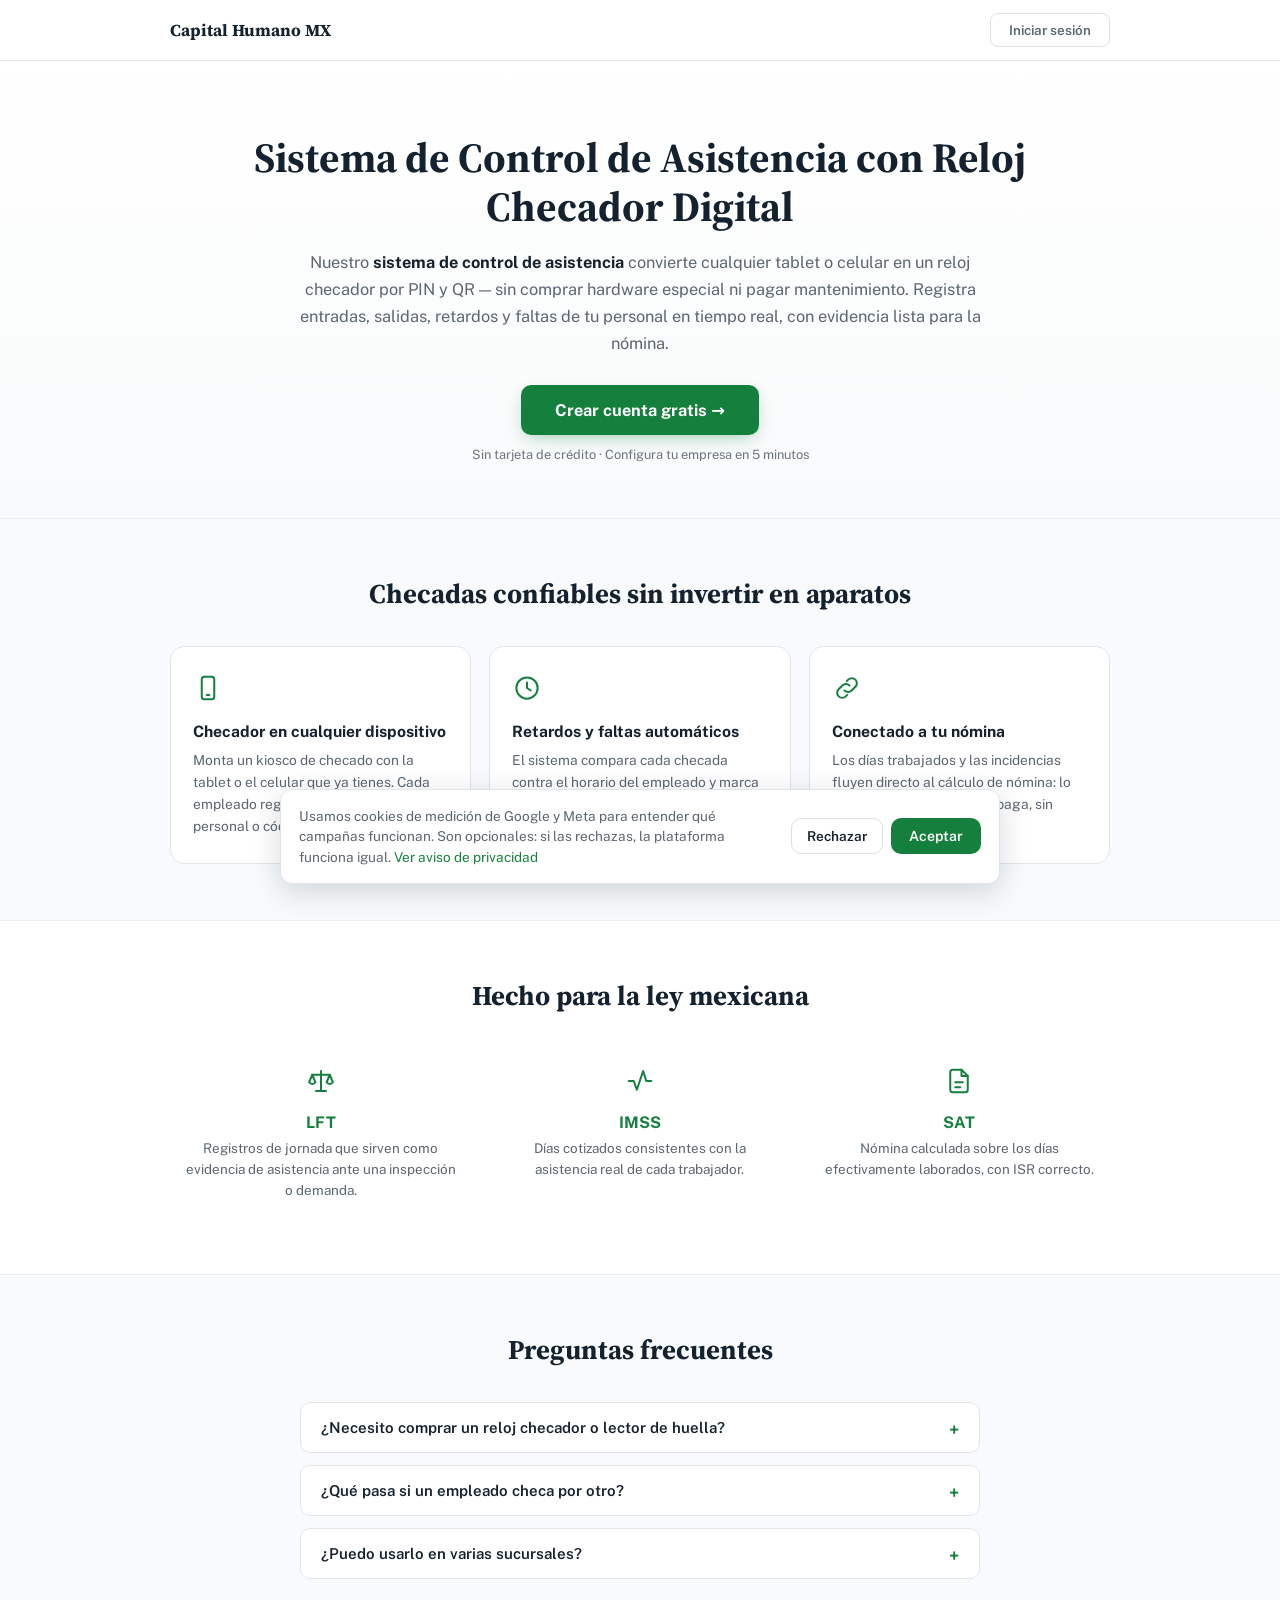
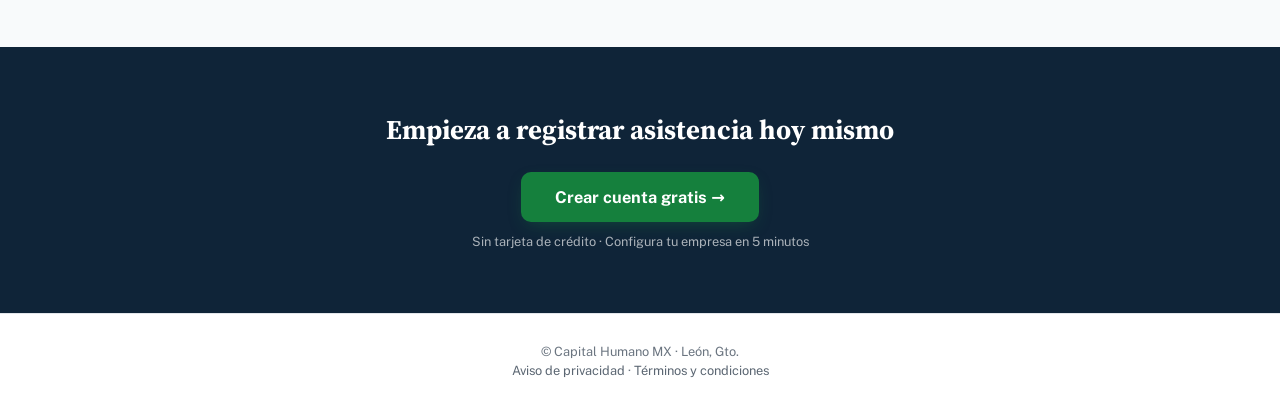
<file: app/landing/control-asistencia.html>
<!DOCTYPE html>
<html lang="es">
<head>
  <meta charset="UTF-8" />
  <meta name="viewport" content="width=device-width, initial-scale=1.0" />
  <title>Sistema de Control de Asistencia con Reloj Checador Digital | Capital Humano MX</title>
  <meta name="description" content="Sistema de control de asistencia con checador digital por PIN y QR desde cualquier tablet o celular. Sin hardware especial, con reportes de retardos y faltas. Prueba gratis." />
  <link rel="stylesheet" href="../css/app.css" />
  <link rel="stylesheet" href="landing.css" />
  <link rel="icon" href="data:image/svg+xml,<svg xmlns='http://www.w3.org/2000/svg' viewBox='0 0 32 32'><rect width='32' height='32' rx='7' fill='%2315803d'/><text x='16' y='23' font-family='Georgia,serif' font-size='19' font-weight='600' fill='white' text-anchor='middle'>C</text></svg>" />
</head>
<body class="lp">

<!-- Header simple -->
<header class="lp-header">
  <div class="lp-container lp-header-inner">
    <a class="lp-logo" href="../index.html">Capital Humano MX</a>
    <a class="lp-btn-outline" href="../index.html">Iniciar sesión</a>
  </div>
</header>

<!-- Hero -->
<section class="lp-hero">
  <div class="lp-container">
    <h1>Sistema de Control de Asistencia con Reloj Checador Digital</h1>
    <p class="lp-lead">Nuestro <strong>sistema de control de asistencia</strong> convierte cualquier tablet o celular en un reloj checador por PIN y QR — sin comprar hardware especial ni pagar mantenimiento. Registra entradas, salidas, retardos y faltas de tu personal en tiempo real, con evidencia lista para la nómina.</p>
    <a class="lp-cta cta-registro" href="../index.html?utm_source=google&utm_medium=cpc&lp=control-asistencia">Crear cuenta gratis →</a>
    <p class="lp-microcopy">Sin tarjeta de crédito · Configura tu empresa en 5 minutos</p>
  </div>
</section>

<!-- Beneficios -->
<section class="lp-section">
  <div class="lp-container">
    <h2 class="lp-h2">Checadas confiables sin invertir en aparatos</h2>
    <div class="lp-cards">
      <div class="lp-card">
        <div class="lp-card-icon"><svg viewBox="0 0 24 24" fill="none" stroke="currentColor" stroke-width="1.6" stroke-linecap="round" stroke-linejoin="round"><rect x="7" y="3" width="10" height="18" rx="2"/><path d="M11 17.5h2"/></svg></div>
        <h3>Checador en cualquier dispositivo</h3>
        <p>Monta un kiosco de checado con la tablet o el celular que ya tienes. Cada empleado registra su entrada con PIN personal o código QR en segundos.</p>
      </div>
      <div class="lp-card">
        <div class="lp-card-icon"><svg viewBox="0 0 24 24" fill="none" stroke="currentColor" stroke-width="1.6" stroke-linecap="round" stroke-linejoin="round"><circle cx="12" cy="12" r="8.5"/><path d="M12 7.5V12l3 2"/></svg></div>
        <h3>Retardos y faltas automáticos</h3>
        <p>El sistema compara cada checada contra el horario del empleado y marca retardos, faltas y salidas anticipadas sin que nadie revise listas a mano.</p>
      </div>
      <div class="lp-card">
        <div class="lp-card-icon"><svg viewBox="0 0 24 24" fill="none" stroke="currentColor" stroke-width="1.6" stroke-linecap="round" stroke-linejoin="round"><path d="M10 14a4 4 0 0 0 5.7 0l3-3a4 4 0 1 0-5.7-5.7l-1.2 1.2"/><path d="M14 10a4 4 0 0 0-5.7 0l-3 3a4 4 0 1 0 5.7 5.7l1.2-1.2"/></svg></div>
        <h3>Conectado a tu nómina</h3>
        <p>Los días trabajados y las incidencias fluyen directo al cálculo de nómina: lo que se checa es lo que se paga, sin capturar dos veces.</p>
      </div>
    </div>
  </div>
</section>

<!-- Hecho para la ley mexicana -->
<section class="lp-section lp-section-alt">
  <div class="lp-container">
    <h2 class="lp-h2">Hecho para la ley mexicana</h2>
    <div class="lp-ley">
      <div class="lp-ley-item"><span class="lp-ley-icon"><svg viewBox="0 0 24 24" fill="none" stroke="currentColor" stroke-width="1.6" stroke-linecap="round" stroke-linejoin="round"><path d="M12 4v16"/><path d="M5 7h14"/><path d="M5 7l-2.5 6a3 3 0 0 0 5 0z"/><path d="M19 7l-2.5 6a3 3 0 0 0 5 0z"/><path d="M8 20h8"/></svg></span><strong>LFT</strong><p>Registros de jornada que sirven como evidencia de asistencia ante una inspección o demanda.</p></div>
      <div class="lp-ley-item"><span class="lp-ley-icon"><svg viewBox="0 0 24 24" fill="none" stroke="currentColor" stroke-width="1.6" stroke-linecap="round" stroke-linejoin="round"><path d="M3 12h4l2.5 7 5-15 2.5 8h4"/></svg></span><strong>IMSS</strong><p>Días cotizados consistentes con la asistencia real de cada trabajador.</p></div>
      <div class="lp-ley-item"><span class="lp-ley-icon"><svg viewBox="0 0 24 24" fill="none" stroke="currentColor" stroke-width="1.6" stroke-linecap="round" stroke-linejoin="round"><path d="M14 3H7a2 2 0 0 0-2 2v14a2 2 0 0 0 2 2h10a2 2 0 0 0 2-2V8z"/><path d="M14 3v5h5"/><path d="M9 13h6M9 17h4"/></svg></span><strong>SAT</strong><p>Nómina calculada sobre los días efectivamente laborados, con ISR correcto.</p></div>
    </div>
  </div>
</section>

<!-- Prueba social (placeholder)
<section class="lp-section">
  <div class="lp-container">
    <h2 class="lp-h2">Empresas del Bajío ya confían en nosotros</h2>
    <blockquote>"Testimonio de cliente aquí" — Nombre, Empresa, León Gto.</blockquote>
  </div>
</section>
-->

<!-- FAQ -->
<section class="lp-section">
  <div class="lp-container lp-faq">
    <h2 class="lp-h2">Preguntas frecuentes</h2>
    <details>
      <summary>¿Necesito comprar un reloj checador o lector de huella?</summary>
      <p>No. El checador funciona en cualquier tablet, celular o computadora con navegador. Cada empleado checa con su PIN o escaneando su código QR — cero hardware adicional.</p>
    </details>
    <details>
      <summary>¿Qué pasa si un empleado checa por otro?</summary>
      <p>Cada checada queda registrada con fecha, hora y dispositivo. El PIN es personal e intransferible, y puedes revisar el historial completo de cada trabajador para detectar patrones sospechosos.</p>
    </details>
    <details>
      <summary>¿Puedo usarlo en varias sucursales?</summary>
      <p>Sí. Puedes montar un kiosco de checado por sucursal y ver la asistencia de todas tus ubicaciones en un solo panel, en tiempo real.</p>
    </details>
  </div>
</section>

<!-- CTA final -->
<section class="lp-final">
  <div class="lp-container">
    <h2 class="lp-h2">Empieza a registrar asistencia hoy mismo</h2>
    <a class="lp-cta cta-registro" href="../index.html?utm_source=google&utm_medium=cpc&lp=control-asistencia">Crear cuenta gratis →</a>
    <p class="lp-microcopy">Sin tarjeta de crédito · Configura tu empresa en 5 minutos</p>
  </div>
</section>

<footer class="lp-footer">
  <div class="lp-container">
    <p>© Capital Humano MX · León, Gto.</p>
    <p><a href="../aviso-privacidad.html">Aviso de privacidad</a> · <a href="../terminos.html">Términos y condiciones</a></p>
  </div>
</footer>

<script src="../js/config.js?v=4"></script>
<script src="../js/tracking.js?v=1"></script>
<script src="../js/consentimiento.js?v=1"></script>
<script src="landing.js?v=1"></script>
<script>
  // Inicializa pixels y registra la vista de esta landing (best-effort)
  // Pixels SOLO con consentimiento previo (banner de cookies). Antes se
  // llamaba initTracking() sin condicion, cargando gtag y el Meta Pixel en la
  // primera visita sin que nadie hubiera aceptado nada. Best-effort siempre.
  mostrarBannerCookies();
  initTrackingConConsentimiento();
  trackLandingView('control-asistencia');
  propagarUTMs('control-asistencia');
</script>
</body>
</html>
</file>
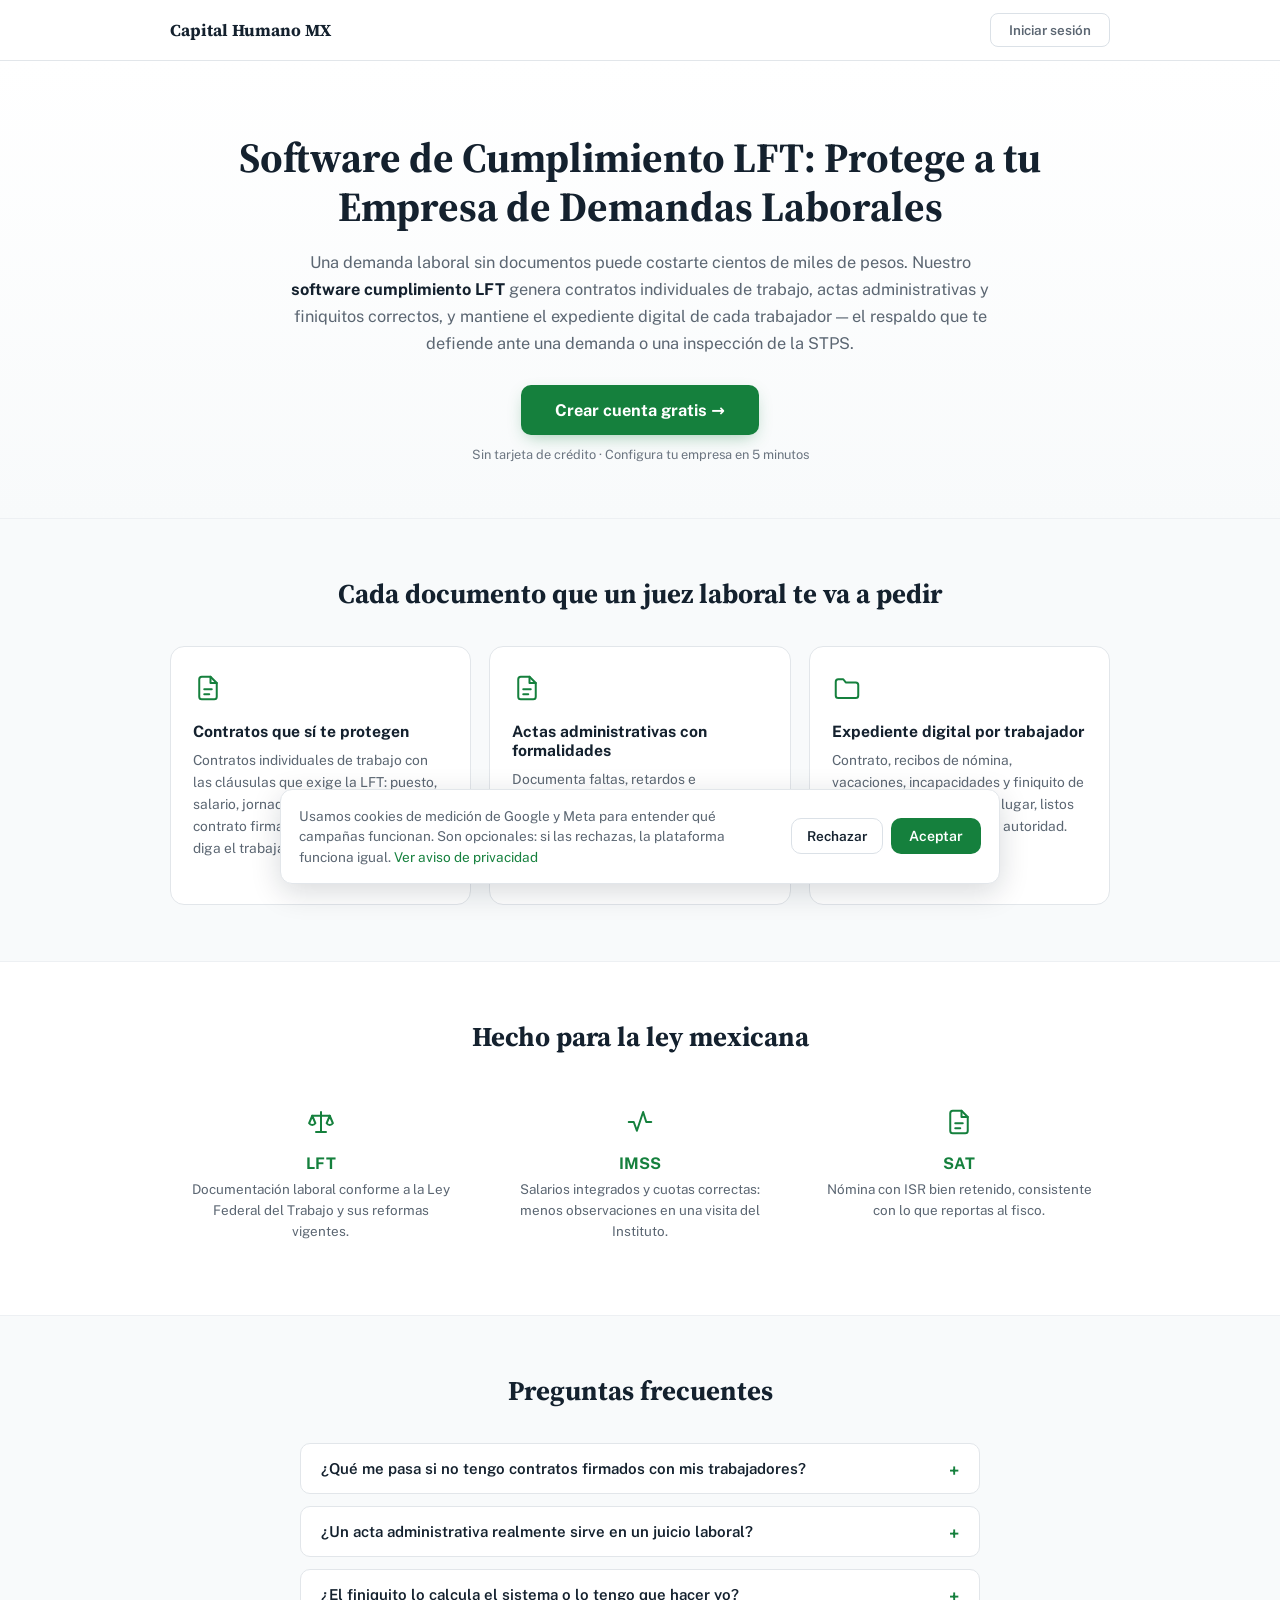
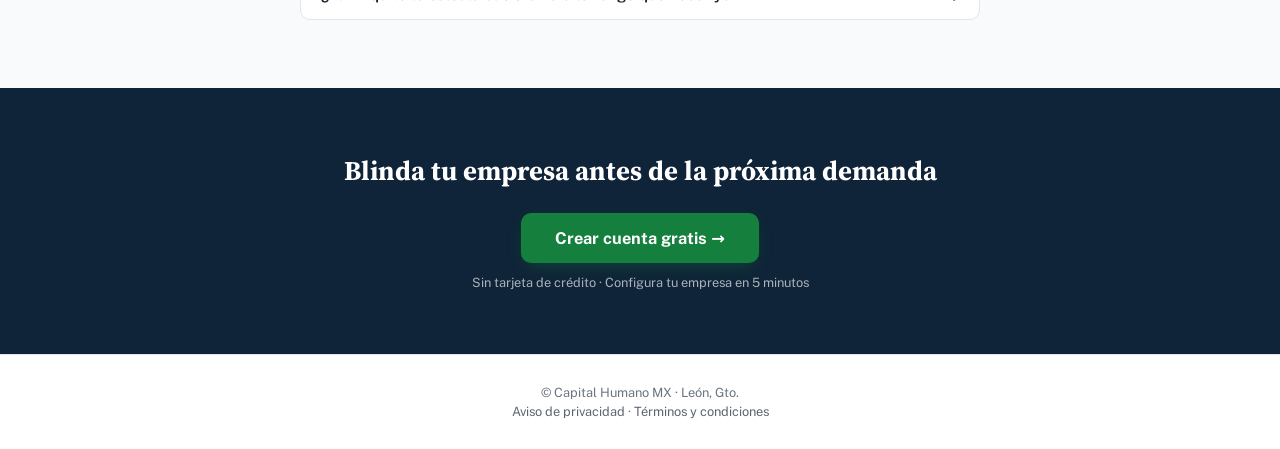
<file: app/landing/cumplimiento-lft.html>
<!DOCTYPE html>
<html lang="es">
<head>
  <meta charset="UTF-8" />
  <meta name="viewport" content="width=device-width, initial-scale=1.0" />
  <title>Software de Cumplimiento LFT: Protege tu Empresa de Demandas | Capital Humano MX</title>
  <meta name="description" content="Software de cumplimiento LFT: contratos, actas administrativas, finiquitos y expediente digital que respaldan a tu empresa ante una demanda laboral o inspección de la STPS." />
  <link rel="stylesheet" href="../css/app.css" />
  <link rel="stylesheet" href="landing.css" />
  <link rel="icon" href="data:image/svg+xml,<svg xmlns='http://www.w3.org/2000/svg' viewBox='0 0 32 32'><rect width='32' height='32' rx='7' fill='%2315803d'/><text x='16' y='23' font-family='Georgia,serif' font-size='19' font-weight='600' fill='white' text-anchor='middle'>C</text></svg>" />
</head>
<body class="lp">

<!-- Header simple -->
<header class="lp-header">
  <div class="lp-container lp-header-inner">
    <a class="lp-logo" href="../index.html">Capital Humano MX</a>
    <a class="lp-btn-outline" href="../index.html">Iniciar sesión</a>
  </div>
</header>

<!-- Hero -->
<section class="lp-hero">
  <div class="lp-container">
    <h1>Software de Cumplimiento LFT: Protege a tu Empresa de Demandas Laborales</h1>
    <p class="lp-lead">Una demanda laboral sin documentos puede costarte cientos de miles de pesos. Nuestro <strong>software cumplimiento LFT</strong> genera contratos individuales de trabajo, actas administrativas y finiquitos correctos, y mantiene el expediente digital de cada trabajador — el respaldo que te defiende ante una demanda o una inspección de la STPS.</p>
    <a class="lp-cta cta-registro" href="../index.html?utm_source=google&utm_medium=cpc&lp=cumplimiento-lft">Crear cuenta gratis →</a>
    <p class="lp-microcopy">Sin tarjeta de crédito · Configura tu empresa en 5 minutos</p>
  </div>
</section>

<!-- Beneficios -->
<section class="lp-section">
  <div class="lp-container">
    <h2 class="lp-h2">Cada documento que un juez laboral te va a pedir</h2>
    <div class="lp-cards">
      <div class="lp-card">
        <div class="lp-card-icon"><svg viewBox="0 0 24 24" fill="none" stroke="currentColor" stroke-width="1.6" stroke-linecap="round" stroke-linejoin="round"><path d="M14 3H7a2 2 0 0 0-2 2v14a2 2 0 0 0 2 2h10a2 2 0 0 0 2-2V8z"/><path d="M14 3v5h5"/><path d="M9 13h6M9 17h4"/></svg></div>
        <h3>Contratos que sí te protegen</h3>
        <p>Contratos individuales de trabajo con las cláusulas que exige la LFT: puesto, salario, jornada y condiciones. Sin contrato firmado, la ley presume lo que diga el trabajador.</p>
      </div>
      <div class="lp-card">
        <div class="lp-card-icon"><svg viewBox="0 0 24 24" fill="none" stroke="currentColor" stroke-width="1.6" stroke-linecap="round" stroke-linejoin="round"><path d="M14 3H7a2 2 0 0 0-2 2v14a2 2 0 0 0 2 2h10a2 2 0 0 0 2-2V8z"/><path d="M14 3v5h5"/><path d="M9 13h6M9 17h4"/></svg></div>
        <h3>Actas administrativas con formalidades</h3>
        <p>Documenta faltas, retardos e incidencias disciplinarias con actas correctamente levantadas — el requisito para que una rescisión sin responsabilidad sea válida.</p>
      </div>
      <div class="lp-card">
        <div class="lp-card-icon"><svg viewBox="0 0 24 24" fill="none" stroke="currentColor" stroke-width="1.6" stroke-linecap="round" stroke-linejoin="round"><path d="M3 7a2 2 0 0 1 2-2h4l2 2.5h8a2 2 0 0 1 2 2V18a2 2 0 0 1-2 2H5a2 2 0 0 1-2-2z"/></svg></div>
        <h3>Expediente digital por trabajador</h3>
        <p>Contrato, recibos de nómina, vacaciones, incapacidades y finiquito de cada empleado en un solo lugar, listos para presentarse ante una autoridad.</p>
      </div>
    </div>
  </div>
</section>

<!-- Hecho para la ley mexicana -->
<section class="lp-section lp-section-alt">
  <div class="lp-container">
    <h2 class="lp-h2">Hecho para la ley mexicana</h2>
    <div class="lp-ley">
      <div class="lp-ley-item"><span class="lp-ley-icon"><svg viewBox="0 0 24 24" fill="none" stroke="currentColor" stroke-width="1.6" stroke-linecap="round" stroke-linejoin="round"><path d="M12 4v16"/><path d="M5 7h14"/><path d="M5 7l-2.5 6a3 3 0 0 0 5 0z"/><path d="M19 7l-2.5 6a3 3 0 0 0 5 0z"/><path d="M8 20h8"/></svg></span><strong>LFT</strong><p>Documentación laboral conforme a la Ley Federal del Trabajo y sus reformas vigentes.</p></div>
      <div class="lp-ley-item"><span class="lp-ley-icon"><svg viewBox="0 0 24 24" fill="none" stroke="currentColor" stroke-width="1.6" stroke-linecap="round" stroke-linejoin="round"><path d="M3 12h4l2.5 7 5-15 2.5 8h4"/></svg></span><strong>IMSS</strong><p>Salarios integrados y cuotas correctas: menos observaciones en una visita del Instituto.</p></div>
      <div class="lp-ley-item"><span class="lp-ley-icon"><svg viewBox="0 0 24 24" fill="none" stroke="currentColor" stroke-width="1.6" stroke-linecap="round" stroke-linejoin="round"><path d="M14 3H7a2 2 0 0 0-2 2v14a2 2 0 0 0 2 2h10a2 2 0 0 0 2-2V8z"/><path d="M14 3v5h5"/><path d="M9 13h6M9 17h4"/></svg></span><strong>SAT</strong><p>Nómina con ISR bien retenido, consistente con lo que reportas al fisco.</p></div>
    </div>
  </div>
</section>

<!-- Prueba social (placeholder)
<section class="lp-section">
  <div class="lp-container">
    <h2 class="lp-h2">Empresas del Bajío ya confían en nosotros</h2>
    <blockquote>"Testimonio de cliente aquí" — Nombre, Empresa, León Gto.</blockquote>
  </div>
</section>
-->

<!-- FAQ -->
<section class="lp-section">
  <div class="lp-container lp-faq">
    <h2 class="lp-h2">Preguntas frecuentes</h2>
    <details>
      <summary>¿Qué me pasa si no tengo contratos firmados con mis trabajadores?</summary>
      <p>La LFT establece que la falta de contrato escrito es imputable al patrón: en un juicio se presumen ciertas las condiciones que declare el trabajador. Generar y firmar contratos correctos es la protección más barata que existe.</p>
    </details>
    <details>
      <summary>¿Un acta administrativa realmente sirve en un juicio laboral?</summary>
      <p>Sí, siempre que se levante con las formalidades debidas: hechos concretos, testigos y firma. El sistema te guía para documentar cada incidencia de forma que tenga valor probatorio.</p>
    </details>
    <details>
      <summary>¿El finiquito lo calcula el sistema o lo tengo que hacer yo?</summary>
      <p>El sistema calcula finiquitos y liquidaciones conforme a la LFT — partes proporcionales de aguinaldo, vacaciones, prima vacacional y, en su caso, indemnizaciones — y genera el documento listo para firma.</p>
    </details>
  </div>
</section>

<!-- CTA final -->
<section class="lp-final">
  <div class="lp-container">
    <h2 class="lp-h2">Blinda tu empresa antes de la próxima demanda</h2>
    <a class="lp-cta cta-registro" href="../index.html?utm_source=google&utm_medium=cpc&lp=cumplimiento-lft">Crear cuenta gratis →</a>
    <p class="lp-microcopy">Sin tarjeta de crédito · Configura tu empresa en 5 minutos</p>
  </div>
</section>

<footer class="lp-footer">
  <div class="lp-container">
    <p>© Capital Humano MX · León, Gto.</p>
    <p><a href="../aviso-privacidad.html">Aviso de privacidad</a> · <a href="../terminos.html">Términos y condiciones</a></p>
  </div>
</footer>

<script src="../js/config.js?v=4"></script>
<script src="../js/tracking.js?v=1"></script>
<script src="../js/consentimiento.js?v=1"></script>
<script src="landing.js?v=1"></script>
<script>
  // Inicializa pixels y registra la vista de esta landing (best-effort)
  // Pixels SOLO con consentimiento previo (banner de cookies). Antes se
  // llamaba initTracking() sin condicion, cargando gtag y el Meta Pixel en la
  // primera visita sin que nadie hubiera aceptado nada. Best-effort siempre.
  mostrarBannerCookies();
  initTrackingConConsentimiento();
  trackLandingView('cumplimiento-lft');
  propagarUTMs('cumplimiento-lft');
</script>
</body>
</html>
</file>
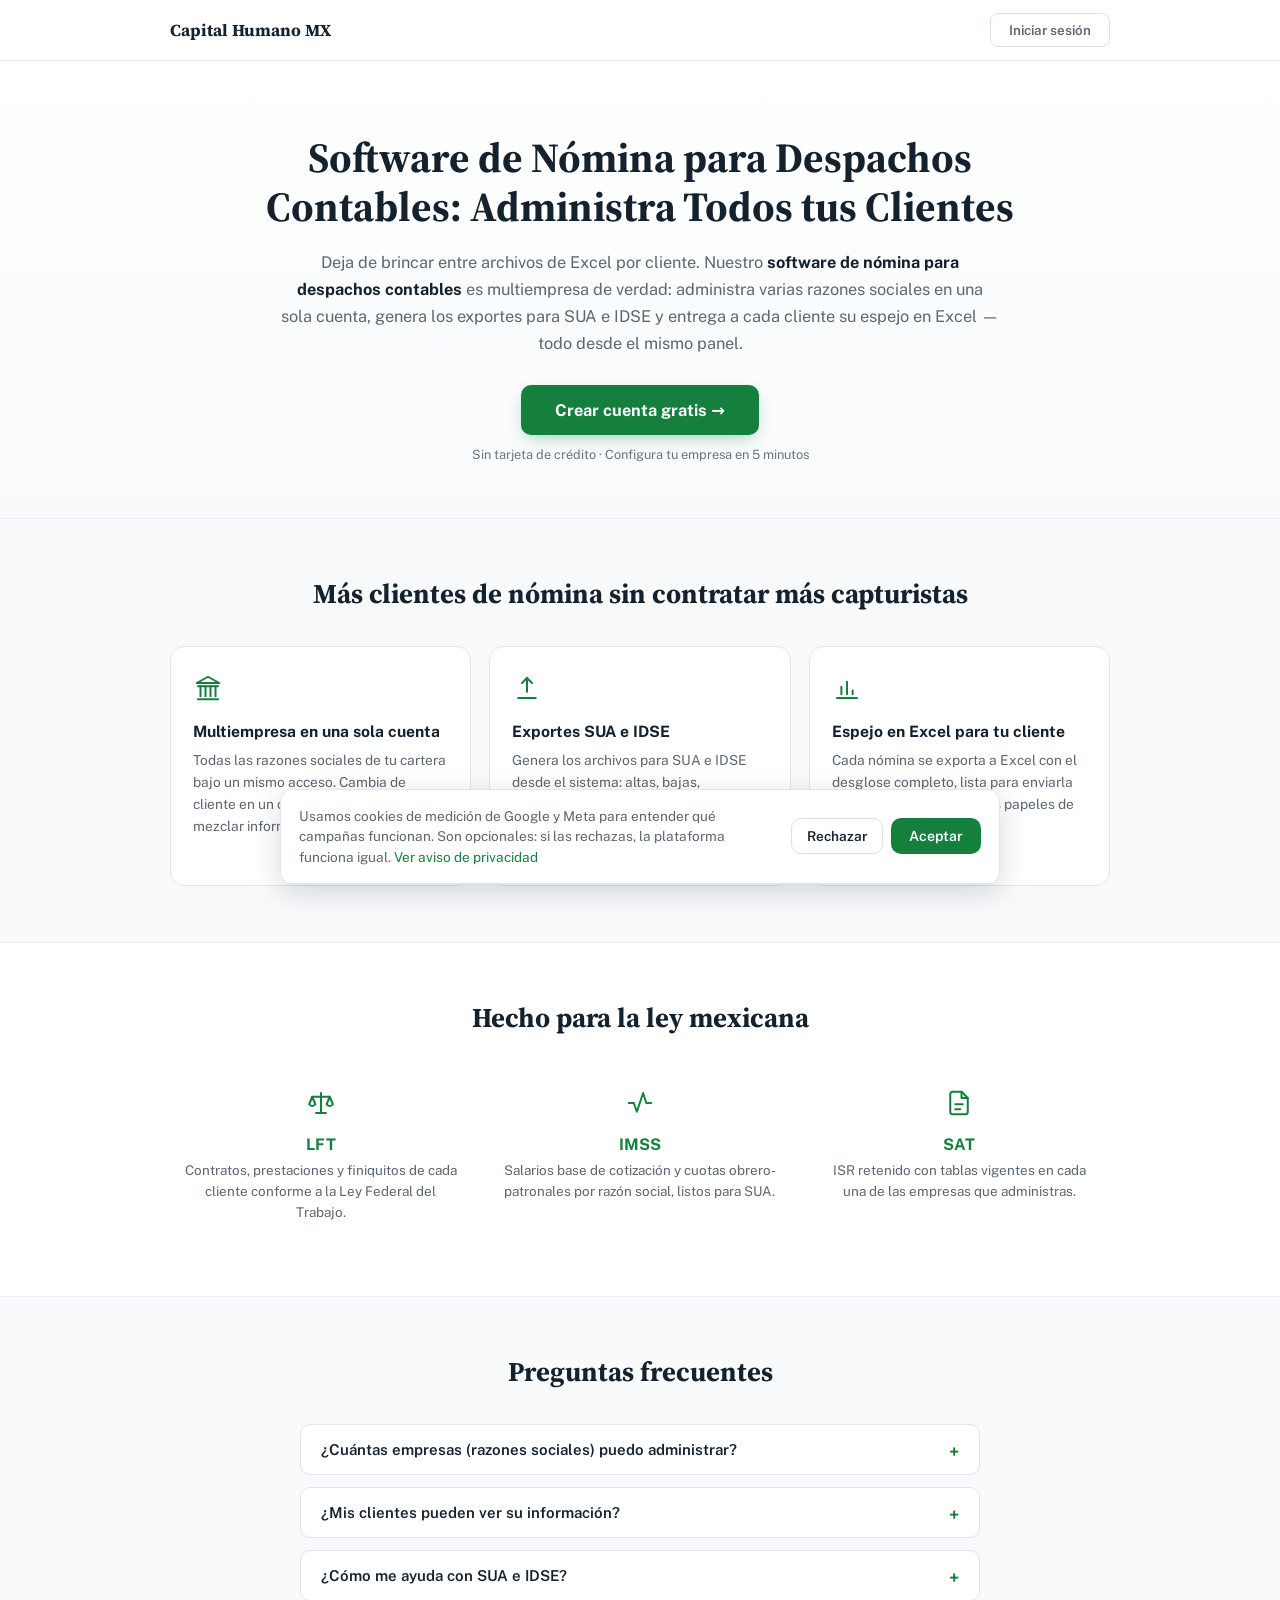
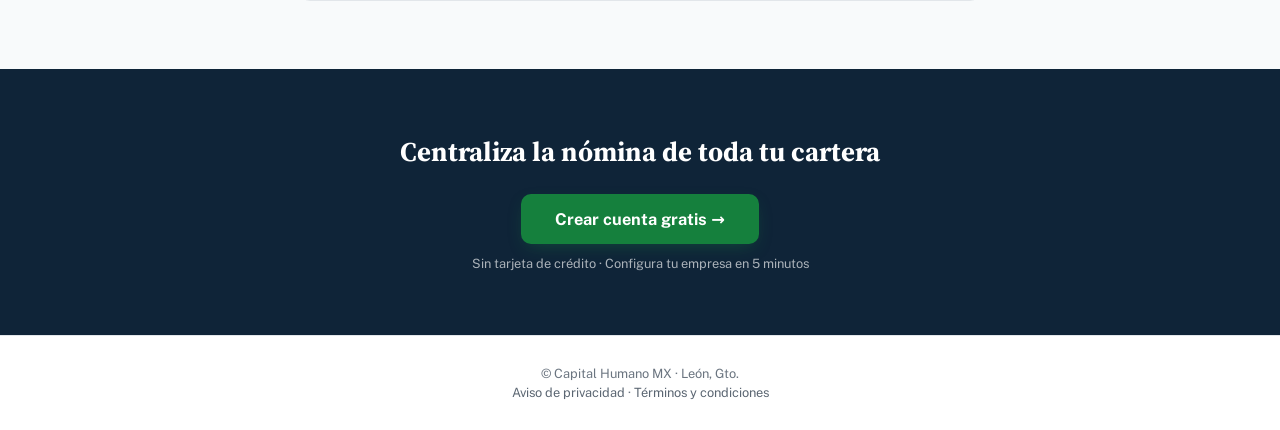
<file: app/landing/despachos-contables.html>
<!DOCTYPE html>
<html lang="es">
<head>
  <meta charset="UTF-8" />
  <meta name="viewport" content="width=device-width, initial-scale=1.0" />
  <title>Software de Nómina para Despachos Contables Multiempresa | Capital Humano MX</title>
  <meta name="description" content="Software de nómina para despachos contables: administra varias razones sociales en una sola cuenta, con exportes SUA/IDSE y espejo en Excel. Escala tu cartera sin más capturistas." />
  <link rel="stylesheet" href="../css/app.css" />
  <link rel="stylesheet" href="landing.css" />
  <link rel="icon" href="data:image/svg+xml,<svg xmlns='http://www.w3.org/2000/svg' viewBox='0 0 32 32'><rect width='32' height='32' rx='7' fill='%2315803d'/><text x='16' y='23' font-family='Georgia,serif' font-size='19' font-weight='600' fill='white' text-anchor='middle'>C</text></svg>" />
</head>
<body class="lp">

<!-- Header simple -->
<header class="lp-header">
  <div class="lp-container lp-header-inner">
    <a class="lp-logo" href="../index.html">Capital Humano MX</a>
    <a class="lp-btn-outline" href="../index.html">Iniciar sesión</a>
  </div>
</header>

<!-- Hero -->
<section class="lp-hero">
  <div class="lp-container">
    <h1>Software de Nómina para Despachos Contables: Administra Todos tus Clientes</h1>
    <p class="lp-lead">Deja de brincar entre archivos de Excel por cliente. Nuestro <strong>software de nómina para despachos contables</strong> es multiempresa de verdad: administra varias razones sociales en una sola cuenta, genera los exportes para SUA e IDSE y entrega a cada cliente su espejo en Excel — todo desde el mismo panel.</p>
    <a class="lp-cta cta-registro" href="../index.html?utm_source=google&utm_medium=cpc&lp=despachos-contables">Crear cuenta gratis →</a>
    <p class="lp-microcopy">Sin tarjeta de crédito · Configura tu empresa en 5 minutos</p>
  </div>
</section>

<!-- Beneficios -->
<section class="lp-section">
  <div class="lp-container">
    <h2 class="lp-h2">Más clientes de nómina sin contratar más capturistas</h2>
    <div class="lp-cards">
      <div class="lp-card">
        <div class="lp-card-icon"><svg viewBox="0 0 24 24" fill="none" stroke="currentColor" stroke-width="1.6" stroke-linecap="round" stroke-linejoin="round"><path d="M12 3 21 8H3z"/><path d="M4 10.5h16"/><path d="M6 10.5v8M10 10.5v8M14 10.5v8M18 10.5v8"/><path d="M4 21h16"/></svg></div>
        <h3>Multiempresa en una sola cuenta</h3>
        <p>Todas las razones sociales de tu cartera bajo un mismo acceso. Cambia de cliente en un clic sin cerrar sesión ni mezclar información entre empresas.</p>
      </div>
      <div class="lp-card">
        <div class="lp-card-icon"><svg viewBox="0 0 24 24" fill="none" stroke="currentColor" stroke-width="1.6" stroke-linecap="round" stroke-linejoin="round"><path d="M12 15V4"/><path d="M8 8l4-4 4 4"/><path d="M5 20h14"/></svg></div>
        <h3>Exportes SUA e IDSE</h3>
        <p>Genera los archivos para SUA e IDSE desde el sistema: altas, bajas, modificaciones salariales y determinación de cuotas sin recapturar en cada plataforma.</p>
      </div>
      <div class="lp-card">
        <div class="lp-card-icon"><svg viewBox="0 0 24 24" fill="none" stroke="currentColor" stroke-width="1.6" stroke-linecap="round" stroke-linejoin="round"><path d="M4 20h16"/><path d="M7.5 17v-6M12 17V7M16.5 17v-3"/></svg></div>
        <h3>Espejo en Excel para tu cliente</h3>
        <p>Cada nómina se exporta a Excel con el desglose completo, lista para enviarla al cliente o integrarla a tus papeles de trabajo.</p>
      </div>
    </div>
  </div>
</section>

<!-- Hecho para la ley mexicana -->
<section class="lp-section lp-section-alt">
  <div class="lp-container">
    <h2 class="lp-h2">Hecho para la ley mexicana</h2>
    <div class="lp-ley">
      <div class="lp-ley-item"><span class="lp-ley-icon"><svg viewBox="0 0 24 24" fill="none" stroke="currentColor" stroke-width="1.6" stroke-linecap="round" stroke-linejoin="round"><path d="M12 4v16"/><path d="M5 7h14"/><path d="M5 7l-2.5 6a3 3 0 0 0 5 0z"/><path d="M19 7l-2.5 6a3 3 0 0 0 5 0z"/><path d="M8 20h8"/></svg></span><strong>LFT</strong><p>Contratos, prestaciones y finiquitos de cada cliente conforme a la Ley Federal del Trabajo.</p></div>
      <div class="lp-ley-item"><span class="lp-ley-icon"><svg viewBox="0 0 24 24" fill="none" stroke="currentColor" stroke-width="1.6" stroke-linecap="round" stroke-linejoin="round"><path d="M3 12h4l2.5 7 5-15 2.5 8h4"/></svg></span><strong>IMSS</strong><p>Salarios base de cotización y cuotas obrero-patronales por razón social, listos para SUA.</p></div>
      <div class="lp-ley-item"><span class="lp-ley-icon"><svg viewBox="0 0 24 24" fill="none" stroke="currentColor" stroke-width="1.6" stroke-linecap="round" stroke-linejoin="round"><path d="M14 3H7a2 2 0 0 0-2 2v14a2 2 0 0 0 2 2h10a2 2 0 0 0 2-2V8z"/><path d="M14 3v5h5"/><path d="M9 13h6M9 17h4"/></svg></span><strong>SAT</strong><p>ISR retenido con tablas vigentes en cada una de las empresas que administras.</p></div>
    </div>
  </div>
</section>

<!-- Prueba social (placeholder)
<section class="lp-section">
  <div class="lp-container">
    <h2 class="lp-h2">Despachos del Bajío ya confían en nosotros</h2>
    <blockquote>"Testimonio de cliente aquí" — Nombre, Despacho, León Gto.</blockquote>
  </div>
</section>
-->

<!-- FAQ -->
<section class="lp-section">
  <div class="lp-container lp-faq">
    <h2 class="lp-h2">Preguntas frecuentes</h2>
    <details>
      <summary>¿Cuántas empresas (razones sociales) puedo administrar?</summary>
      <p>El plan Despacho está diseñado para carteras de varios clientes: agregas cada razón social a tu cuenta y las administras todas desde el mismo panel, cada una con sus propios trabajadores y su propia nómina.</p>
    </details>
    <details>
      <summary>¿Mis clientes pueden ver su información?</summary>
      <p>Tú decides. Puedes trabajar todo desde el despacho y entregar reportes en Excel y PDF, o dar acceso de solo consulta a tu cliente para que vea su propia empresa sin tocar nada.</p>
    </details>
    <details>
      <summary>¿Cómo me ayuda con SUA e IDSE?</summary>
      <p>El sistema calcula los salarios integrados y genera los archivos de movimientos afiliatorios y determinación de cuotas para importarlos en SUA e IDSE, en lugar de capturar trabajador por trabajador.</p>
    </details>
  </div>
</section>

<!-- CTA final -->
<section class="lp-final">
  <div class="lp-container">
    <h2 class="lp-h2">Centraliza la nómina de toda tu cartera</h2>
    <a class="lp-cta cta-registro" href="../index.html?utm_source=google&utm_medium=cpc&lp=despachos-contables">Crear cuenta gratis →</a>
    <p class="lp-microcopy">Sin tarjeta de crédito · Configura tu empresa en 5 minutos</p>
  </div>
</section>

<footer class="lp-footer">
  <div class="lp-container">
    <p>© Capital Humano MX · León, Gto.</p>
    <p><a href="../aviso-privacidad.html">Aviso de privacidad</a> · <a href="../terminos.html">Términos y condiciones</a></p>
  </div>
</footer>

<script src="../js/config.js?v=4"></script>
<script src="../js/tracking.js?v=1"></script>
<script src="../js/consentimiento.js?v=1"></script>
<script src="landing.js?v=1"></script>
<script>
  // Inicializa pixels y registra la vista de esta landing (best-effort)
  // Pixels SOLO con consentimiento previo (banner de cookies). Antes se
  // llamaba initTracking() sin condicion, cargando gtag y el Meta Pixel en la
  // primera visita sin que nadie hubiera aceptado nada. Best-effort siempre.
  mostrarBannerCookies();
  initTrackingConConsentimiento();
  trackLandingView('despachos-contables');
  propagarUTMs('despachos-contables');
</script>
</body>
</html>
</file>
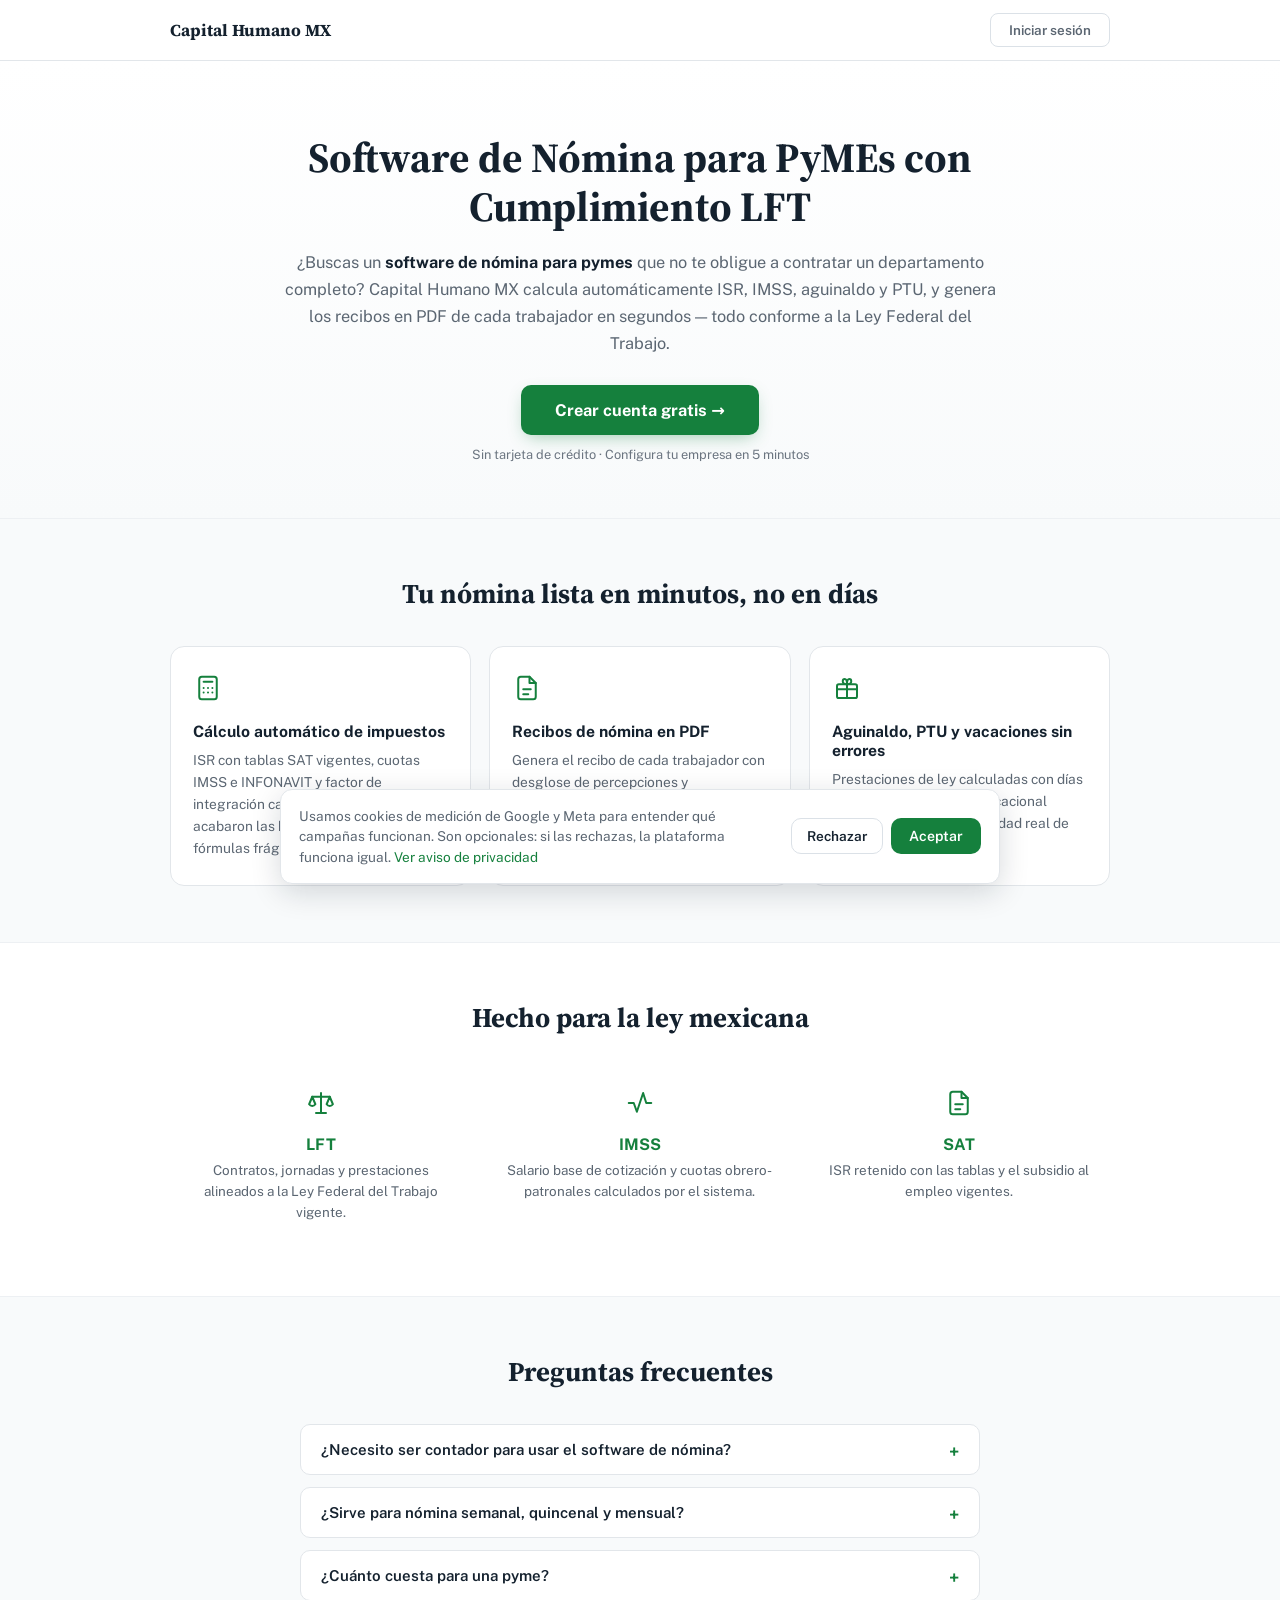
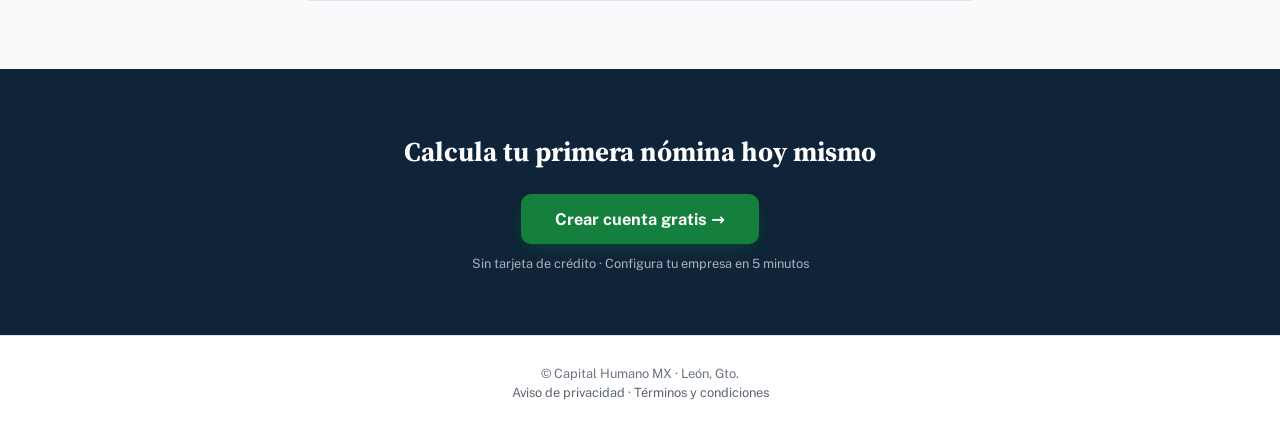
<file: app/landing/nomina-pymes.html>
<!DOCTYPE html>
<html lang="es">
<head>
  <meta charset="UTF-8" />
  <meta name="viewport" content="width=device-width, initial-scale=1.0" />
  <title>Software de Nómina para PyMEs con Cumplimiento LFT | Capital Humano MX</title>
  <meta name="description" content="Software de nómina para pymes mexicanas: cálculo automático de ISR, IMSS, aguinaldo y PTU con recibos en PDF. Cumple la LFT sin contador de tiempo completo. Prueba gratis." />
  <link rel="stylesheet" href="../css/app.css" />
  <link rel="stylesheet" href="landing.css" />
  <link rel="icon" href="data:image/svg+xml,<svg xmlns='http://www.w3.org/2000/svg' viewBox='0 0 32 32'><rect width='32' height='32' rx='7' fill='%2315803d'/><text x='16' y='23' font-family='Georgia,serif' font-size='19' font-weight='600' fill='white' text-anchor='middle'>C</text></svg>" />
</head>
<body class="lp">

<!-- Header simple -->
<header class="lp-header">
  <div class="lp-container lp-header-inner">
    <a class="lp-logo" href="../index.html">Capital Humano MX</a>
    <a class="lp-btn-outline" href="../index.html">Iniciar sesión</a>
  </div>
</header>

<!-- Hero -->
<section class="lp-hero">
  <div class="lp-container">
    <h1>Software de Nómina para PyMEs con Cumplimiento LFT</h1>
    <p class="lp-lead">¿Buscas un <strong>software de nómina para pymes</strong> que no te obligue a contratar un departamento completo? Capital Humano MX calcula automáticamente ISR, IMSS, aguinaldo y PTU, y genera los recibos en PDF de cada trabajador en segundos — todo conforme a la Ley Federal del Trabajo.</p>
    <a class="lp-cta cta-registro" href="../index.html?utm_source=google&utm_medium=cpc&lp=nomina-pymes">Crear cuenta gratis →</a>
    <p class="lp-microcopy">Sin tarjeta de crédito · Configura tu empresa en 5 minutos</p>
  </div>
</section>

<!-- Beneficios -->
<section class="lp-section">
  <div class="lp-container">
    <h2 class="lp-h2">Tu nómina lista en minutos, no en días</h2>
    <div class="lp-cards">
      <div class="lp-card">
        <div class="lp-card-icon"><svg viewBox="0 0 24 24" fill="none" stroke="currentColor" stroke-width="1.6" stroke-linecap="round" stroke-linejoin="round"><rect x="5" y="3" width="14" height="18" rx="2"/><path d="M8.5 7h7"/><path d="M8.5 12h.01M12 12h.01M15.5 12h.01M8.5 15.5h.01M12 15.5h.01M15.5 15.5h.01"/></svg></div>
        <h3>Cálculo automático de impuestos</h3>
        <p>ISR con tablas SAT vigentes, cuotas IMSS e INFONAVIT y factor de integración calculados solos. Se acabaron las hojas de Excel con fórmulas frágiles.</p>
      </div>
      <div class="lp-card">
        <div class="lp-card-icon"><svg viewBox="0 0 24 24" fill="none" stroke="currentColor" stroke-width="1.6" stroke-linecap="round" stroke-linejoin="round"><path d="M14 3H7a2 2 0 0 0-2 2v14a2 2 0 0 0 2 2h10a2 2 0 0 0 2-2V8z"/><path d="M14 3v5h5"/><path d="M9 13h6M9 17h4"/></svg></div>
        <h3>Recibos de nómina en PDF</h3>
        <p>Genera el recibo de cada trabajador con desglose de percepciones y deducciones, listo para firmar o enviar por correo.</p>
      </div>
      <div class="lp-card">
        <div class="lp-card-icon"><svg viewBox="0 0 24 24" fill="none" stroke="currentColor" stroke-width="1.6" stroke-linecap="round" stroke-linejoin="round"><rect x="4" y="9" width="16" height="11" rx="1.5"/><path d="M4 13h16M12 9v11"/><path d="M12 9C10.4 9 8.6 8.2 8.6 6.5 8.6 5.4 9.4 4.8 10.2 4.8c1.8 0 1.8 2.3 1.8 4.2zM12 9c1.6 0 3.4-.8 3.4-2.5 0-1.1-.8-1.7-1.6-1.7-1.8 0-1.8 2.3-1.8 4.2z"/></svg></div>
        <h3>Aguinaldo, PTU y vacaciones sin errores</h3>
        <p>Prestaciones de ley calculadas con días proporcionales y prima vacacional correcta, según la antigüedad real de cada empleado.</p>
      </div>
    </div>
  </div>
</section>

<!-- Hecho para la ley mexicana -->
<section class="lp-section lp-section-alt">
  <div class="lp-container">
    <h2 class="lp-h2">Hecho para la ley mexicana</h2>
    <div class="lp-ley">
      <div class="lp-ley-item"><span class="lp-ley-icon"><svg viewBox="0 0 24 24" fill="none" stroke="currentColor" stroke-width="1.6" stroke-linecap="round" stroke-linejoin="round"><path d="M12 4v16"/><path d="M5 7h14"/><path d="M5 7l-2.5 6a3 3 0 0 0 5 0z"/><path d="M19 7l-2.5 6a3 3 0 0 0 5 0z"/><path d="M8 20h8"/></svg></span><strong>LFT</strong><p>Contratos, jornadas y prestaciones alineados a la Ley Federal del Trabajo vigente.</p></div>
      <div class="lp-ley-item"><span class="lp-ley-icon"><svg viewBox="0 0 24 24" fill="none" stroke="currentColor" stroke-width="1.6" stroke-linecap="round" stroke-linejoin="round"><path d="M3 12h4l2.5 7 5-15 2.5 8h4"/></svg></span><strong>IMSS</strong><p>Salario base de cotización y cuotas obrero-patronales calculados por el sistema.</p></div>
      <div class="lp-ley-item"><span class="lp-ley-icon"><svg viewBox="0 0 24 24" fill="none" stroke="currentColor" stroke-width="1.6" stroke-linecap="round" stroke-linejoin="round"><path d="M14 3H7a2 2 0 0 0-2 2v14a2 2 0 0 0 2 2h10a2 2 0 0 0 2-2V8z"/><path d="M14 3v5h5"/><path d="M9 13h6M9 17h4"/></svg></span><strong>SAT</strong><p>ISR retenido con las tablas y el subsidio al empleo vigentes.</p></div>
    </div>
  </div>
</section>

<!-- Prueba social (placeholder)
<section class="lp-section">
  <div class="lp-container">
    <h2 class="lp-h2">Empresas del Bajío ya confían en nosotros</h2>
    <blockquote>"Testimonio de cliente aquí" — Nombre, Empresa, León Gto.</blockquote>
  </div>
</section>
-->

<!-- FAQ -->
<section class="lp-section">
  <div class="lp-container lp-faq">
    <h2 class="lp-h2">Preguntas frecuentes</h2>
    <details>
      <summary>¿Necesito ser contador para usar el software de nómina?</summary>
      <p>No. Capturas el salario diario y los días trabajados; el sistema calcula ISR, IMSS, INFONAVIT y prestaciones automáticamente. Si tienes contador, le encantará el desglose detallado de cada recibo.</p>
    </details>
    <details>
      <summary>¿Sirve para nómina semanal, quincenal y mensual?</summary>
      <p>Sí. Puedes manejar distintos periodos de pago por empleado y el cálculo de impuestos se ajusta al periodo correspondiente.</p>
    </details>
    <details>
      <summary>¿Cuánto cuesta para una pyme?</summary>
      <p>Puedes empezar gratis sin tarjeta de crédito. Los planes de pago crecen con tu plantilla, pensados para presupuestos de pyme — mucho menos que una multa de la STPS.</p>
    </details>
  </div>
</section>

<!-- CTA final -->
<section class="lp-final">
  <div class="lp-container">
    <h2 class="lp-h2">Calcula tu primera nómina hoy mismo</h2>
    <a class="lp-cta cta-registro" href="../index.html?utm_source=google&utm_medium=cpc&lp=nomina-pymes">Crear cuenta gratis →</a>
    <p class="lp-microcopy">Sin tarjeta de crédito · Configura tu empresa en 5 minutos</p>
  </div>
</section>

<footer class="lp-footer">
  <div class="lp-container">
    <p>© Capital Humano MX · León, Gto.</p>
    <p><a href="../aviso-privacidad.html">Aviso de privacidad</a> · <a href="../terminos.html">Términos y condiciones</a></p>
  </div>
</footer>

<script src="../js/config.js?v=4"></script>
<script src="../js/tracking.js?v=1"></script>
<script src="../js/consentimiento.js?v=1"></script>
<script src="landing.js?v=1"></script>
<script>
  // Inicializa pixels y registra la vista de esta landing (best-effort)
  // Pixels SOLO con consentimiento previo (banner de cookies). Antes se
  // llamaba initTracking() sin condicion, cargando gtag y el Meta Pixel en la
  // primera visita sin que nadie hubiera aceptado nada. Best-effort siempre.
  mostrarBannerCookies();
  initTrackingConConsentimiento();
  trackLandingView('nomina-pymes');
  propagarUTMs('nomina-pymes');
</script>
</body>
</html>
</file>
<file: app/css/app.css>
@import url('https://fonts.googleapis.com/css2?family=Source+Serif+4:opsz,wght@8..60,400;8..60,500;8..60,600;8..60,700&family=Public+Sans:wght@400;500;600;700&display=swap');

/* ── Design tokens — Tema 1C · Corporativo · Rail Navy ──
   Nombres de variable conservados por compatibilidad con estilos inline
   en js/*.js (var(--gold-primary), var(--navy-deep), etc.); sólo cambian
   los valores para adoptar la nueva paleta clara + navy + verde. */
:root {
  --bg-base:       #eef1f4;
  --bg-surface:    #f8fafb;
  --bg-secondary:  #f8fafb;
  --bg-card:       #ffffff;
  --bg-card-hover: #f8fafb;
  --bg-input:      #ffffff;

  --sidebar-bg:    #0f2438;
  --navy-deep:     #0f2438;
  --topbar-bg:     #ffffff;

  --gold-primary:  #15803d;   /* acento verde institucional (alias histórico "gold") */
  --gold-light:    #0f6630;
  --gold-dim:      rgba(21,128,61,.08);
  --gold-border:   rgba(21,128,61,.35);

  --accent:        var(--gold-primary);
  --accent-hover:  var(--gold-light);
  --accent-soft:   var(--gold-dim);
  --accent-border: rgba(21,128,61,.20);
  --accent-navy:   #5cc286;   /* acento sobre el sidebar navy */
  --accent-bar:    #3fae6b;   /* barra vertical de nav activo */

  --green-ok:      #15803d;
  --green-dim:     rgba(21,128,61,.08);
  --blue-accent:   #2c6fb0;
  --red-warn:      #c0392b;
  --amber-warn:    #d98a2b;

  --text-primary:  #14212e;
  --text-main:     var(--text-primary);
  --text-secondary:#5b6672;
  --text-muted:    #6b7580;   /* contraste 4.69:1 sobre blanco (WCAG AA), antes #94a0ac ~2.7:1 */

  --border:        #e2e6ea;
  --border-strong: #dbe1e7;
  --border-active: #15803d;
  --divider:       #edf0f3;

  --radius-sm: 8px; --radius-md: 10px; --radius-lg: 14px; --radius: var(--radius-md);
  --shadow-card: 0 8px 24px -8px rgba(20,33,46,.28);
  --transition: all .18s ease;
  --sidebar-w: 240px;

  --font-serif: 'Source Serif 4', Georgia, serif;
  --font-sans:  'Public Sans', system-ui, sans-serif;
}

*, *::before, *::after { box-sizing:border-box; margin:0; padding:0; }
html { scroll-behavior:smooth; }

/* B-9: respeta la preferencia del sistema de reducir movimiento (vestibular/
   mareo por animación) — recorta duración de animaciones/transiciones casi
   a cero sin tener que desactivarlas una por una. */
@media (prefers-reduced-motion: reduce) {
  *, *::before, *::after {
    animation-duration: .01ms !important;
    animation-iteration-count: 1 !important;
    transition-duration: .01ms !important;
    scroll-behavior: auto !important;
  }
}

/* Foco visible uniforme (WCAG 2.2 AA 2.4.7/2.4.11) — reemplaza outline:none
   sin indicador de reemplazo en inputs/botones/nav-items/tabs. */
a:focus-visible,
button:focus-visible,
input:focus-visible,
select:focus-visible,
textarea:focus-visible,
[tabindex]:focus-visible,
[role="button"]:focus-visible {
  outline: none;
  box-shadow: 0 0 0 3px var(--accent-border);
}
body { font-family:var(--font-sans); background:var(--bg-base); color:var(--text-primary); overflow-x:hidden; -webkit-font-smoothing:antialiased; }
a { color:var(--accent); text-decoration:none; }
a:hover { color:var(--accent-hover); }
button { font-family:inherit; cursor:pointer; }

/* ── APP SHELL ─────────────────────────────────────── */
.app-shell {
  display:grid;
  grid-template-columns: var(--sidebar-w) 1fr;
  grid-template-rows: 60px 1fr;
  height: 100vh;
}

/* Topbar */
.topbar {
  grid-column: 2; grid-row: 1;
  display:flex; align-items:center; justify-content:space-between;
  padding: 0 26px;
  background: var(--topbar-bg);
  border-bottom: 1px solid var(--border);
  backdrop-filter: none;
  position: relative; z-index: 100;
}
.topbar-right { display:flex; align-items:center; gap:16px; }

/* Botón hamburguesa — solo visible en móvil (ver @media 768px) */
.topbar-menu-btn {
  display:none; align-items:center; justify-content:center;
  width:36px; height:36px; margin-right:10px; flex-shrink:0;
  background:transparent; border:1px solid var(--border-strong);
  border-radius:var(--radius-sm); color:var(--text-secondary);
  cursor:pointer;
}
.topbar-menu-btn svg { width:18px; height:18px; }

.sidebar-backdrop {
  display:none; position:fixed; inset:0; z-index:590;
  background:rgba(15,25,35,.5);
}
.sidebar-backdrop.open { display:block; }

/* Búsqueda global en topbar */
.topbar-search { position:relative; flex:1; max-width:360px; }
.topbar-search-icon {
  position:absolute; left:13px; top:50%; transform:translateY(-50%);
  width:16px; height:16px; color:var(--text-muted); pointer-events:none;
}
.topbar-search-input {
  width:100%; padding:8px 13px 8px 38px; font-size:.84rem;
  background:#f1f4f7; border:1px solid var(--border);
  border-radius:var(--radius-sm); color:var(--text-primary);
  outline:none; transition:var(--transition);
}
.topbar-search-input::placeholder { color:var(--text-muted); }
.topbar-search-input:focus { border-color:var(--accent-border); background:#eef2f6; }
.global-results {
  position:absolute; top:calc(100% + 6px); left:0; right:0;
  background:var(--bg-card); border:1px solid var(--border);
  border-radius:var(--radius-md); box-shadow:var(--shadow-card);
  z-index:200; overflow:hidden; max-height:320px; overflow-y:auto;
}
.global-result-item {
  padding:10px 14px; cursor:pointer; display:flex; align-items:center; gap:10px;
  border-bottom:1px solid var(--divider); transition:var(--transition);
}
.global-result-item:last-child { border-bottom:none; }
.global-result-item:hover { background:var(--bg-card-hover); }
.global-result-name { font-weight:600; font-size:.88rem; }
.global-result-meta { font-size:.76rem; color:var(--text-muted); margin-top:1px; }
.topbar-empresa { font-size:.8rem; color:var(--text-muted); }
.topbar-user { font-size:.82rem; font-weight:600; padding-left:16px; border-left:1px solid var(--border); }
.btn-logout {
  padding:7px 16px;
  background:transparent; border:1px solid var(--border-strong);
  border-radius:var(--radius-sm); color:var(--text-secondary);
  font-size:.8rem; font-weight:600;
  transition:var(--transition);
}
.btn-logout:hover { border-color:var(--red-warn); color:var(--red-warn); }

/* Sidebar */
.sidebar {
  grid-column: 1; grid-row: 1 / -1;
  background:var(--sidebar-bg);
  border-right:none;
  padding:0 0 20px;
  overflow-y:auto;
}
.sidebar-brand {
  display:flex; align-items:center; gap:11px;
  height:60px; padding:0 22px;
  border-bottom:1px solid rgba(255,255,255,.08);
  position:sticky; top:0; background:var(--sidebar-bg); z-index:2;
}
.nav-section-label {
  font-size:.656rem; font-weight:700; color:#8296ab; /* contraste 5.19:1 sobre --sidebar-bg (#0f2438), WCAG AA — antes #5d7186 ~3.14:1 */
  letter-spacing:.1em; text-transform:uppercase;
  padding:16px 24px 6px;
}
.nav-item {
  display:flex; align-items:center; gap:11px;
  margin:1px 12px; padding:9px 12px;
  color:#9db0c2; font-size:13px; font-weight:500;
  border-left:none; border-radius:9px;
  transition:var(--transition); cursor:pointer;
  position:relative;
}
.nav-item:hover { background:rgba(255,255,255,.06); color:#fff; }
.nav-item.active {
  background:rgba(255,255,255,.09); color:#fff;
  border-left-color:transparent; font-weight:600;
}
.nav-item.active::before {
  content:"";
  position:absolute; left:-12px; top:8px; bottom:8px;
  width:3px; border-radius:3px;
  background:var(--accent-bar);
}
.nav-item-icon { font-size:1rem; width:20px; text-align:center; }
.nav-item .nav-item-icon, .nav-item svg.ic { color:#6f8399; flex-shrink:0; }
.nav-item.active svg.ic, .nav-item.active .nav-item-icon { color:var(--accent-navy); }
.ic { width:17px; height:17px; flex-shrink:0; }

/* Main view */
.main-view {
  grid-column: 2; grid-row: 2;
  overflow-y:auto; padding:30px 36px 60px;
  background:var(--bg-base);
}

/* ── COMPONENTES GENERALES ─────────────────────────── */
.view-header {
  display:flex; align-items:flex-end; justify-content:space-between;
  margin-bottom:26px; flex-wrap:wrap; gap:12px;
}
.view-title { font-family:var(--font-serif); font-size:28px; font-weight:600; letter-spacing:-.015em; color:var(--text-primary); }
.view-subtitle { font-size:13.5px; color:var(--text-secondary); margin-top:6px; }

/* Botones principales */
.btn-primary {
  padding:10px 18px;
  background:var(--accent);
  color:#fff; font-weight:600; font-size:.88rem;
  border:none; border-radius:var(--radius-md);
  transition:var(--transition);
  box-shadow:none;
  display:inline-flex; align-items:center; gap:7px;
}
.btn-primary:hover { background:var(--accent-hover); transform:none; box-shadow:none; }
.btn-primary:disabled { opacity:.6; cursor:not-allowed; pointer-events:none; }

.btn-secondary {
  padding:9px 15px;
  background:#fff; border:1px solid var(--border-strong);
  border-radius:var(--radius-md); color:var(--text-primary);
  font-size:.85rem; font-weight:600;
  transition:var(--transition);
}
.btn-secondary:hover { background:#f5f7f9; color:var(--text-primary); }
.btn-secondary:disabled { opacity:.6; cursor:not-allowed; pointer-events:none; }

.btn-danger {
  padding:8px 16px;
  background:rgba(192,57,43,.08); border:1px solid rgba(192,57,43,.28);
  border-radius:var(--radius-sm); color:var(--red-warn);
  font-size:.82rem; font-weight:600; transition:var(--transition);
}
.btn-danger:hover { background:rgba(192,57,43,.14); }
.btn-danger:disabled { opacity:.6; cursor:not-allowed; pointer-events:none; }

.btn-sm {
  padding:6px 12px; font-size:.78rem;
  border-radius:var(--radius-sm);
}

/* Cards */
.card {
  background:var(--bg-card); border:1px solid var(--border);
  border-radius:var(--radius-lg); padding:20px 22px;
  box-shadow:none;
}
.card-header {
  display:flex; align-items:center; justify-content:space-between;
  margin-bottom:18px; padding-bottom:14px;
  border-bottom:1px solid var(--divider);
}
.card-title { font-weight:600; font-size:14px; color:var(--text-primary); }

/* KPI Grid */
.kpi-grid {
  display:grid; grid-template-columns:repeat(4,1fr); gap:16px;
  margin-bottom:20px;
}
@media(max-width:900px) { .kpi-grid { grid-template-columns:1fr 1fr; } }
.kpi-card {
  background:var(--bg-card); border:1px solid var(--border);
  border-radius:13px; padding:18px 20px;
  transition:var(--transition);
}
.kpi-card.kpi-clickable {
  cursor:pointer; user-select:none;
}
.kpi-card.kpi-clickable:hover {
  border-color:var(--accent-border);
  background:#fff;
  transform:none;
  box-shadow:var(--shadow-card);
}
.kpi-card.kpi-clickable:active { transform:none; }
.kpi-card:hover { border-color:var(--border-strong); }
.kpi-card .kpi-hint {
  font-size:.62rem; color:var(--text-muted); margin-top:6px;
  opacity:0; transition:opacity .2s;
  letter-spacing:.03em;
}
.kpi-card.kpi-clickable:hover .kpi-hint { opacity:1; }
.kpi-icon { color:var(--text-muted); margin-bottom:8px; display:inline-flex; }
.kpi-icon svg.ic { width:20px; height:20px; }
.kpi-num {
  font-family:var(--font-serif); font-size:2rem; font-weight:600;
  letter-spacing:-.02em; color:var(--text-primary);
}
.kpi-label { font-size:12.5px; color:var(--text-secondary); margin-top:4px; font-weight:500; }

/* Secciones colapsables de trabajadores */
.seccion-trabajadores { margin-bottom: 14px; }
.seccion-header {
  display: flex; justify-content: space-between; align-items: center;
  padding: 12px 16px; background: var(--bg-surface);
  border: 1px solid var(--border); border-radius: var(--radius-md);
  cursor: pointer; font-weight: 700; font-size: .85rem;
  color: var(--text-primary); user-select: none;
  transition: var(--transition);
}
.seccion-header:hover { background: var(--bg-card-hover); border-color: var(--border-strong); }
.seccion-header--baja { color: var(--text-secondary); }
.badge-count { font-weight: 500; color: var(--text-muted); font-size: .82em; margin-left: 4px; }
.seccion-body { margin-top: 8px; }

/* Tablas */
.table-wrap { overflow-x:auto; border-radius:var(--radius-lg); border:1px solid var(--border); }
.data-table { width:100%; border-collapse:collapse; font-size:.88rem; background:var(--bg-card); }
.data-table th {
  background:var(--bg-surface); padding:11px 16px;
  text-align:left; font-size:.72rem; font-weight:700;
  color:var(--text-muted); text-transform:uppercase; letter-spacing:.06em;
  border-bottom:1px solid var(--divider);
}
.data-table td { padding:12px 16px; border-bottom:1px solid var(--divider); color:var(--text-primary); }
.data-table tr:last-child td { border-bottom:none; }
.data-table tbody tr:hover td { background:var(--bg-surface); }
.data-table .actions { display:flex; gap:6px; }
.data-table td .badge,
.data-table td .badge-calidad { white-space: nowrap; }

/* Badges */
.badge {
  display:inline-block; padding:3px 10px;
  border-radius:20px; font-size:.72rem; font-weight:600;
  white-space:nowrap;
}
.badge-activo  { background:var(--green-dim);            color:var(--green-ok); }
.badge-baja    { background:rgba(192,57,43,.08);         color:var(--red-warn); }
.badge-amon    { background:rgba(217,138,43,.10);        color:#a9752a; }
.badge-formal  { background:rgba(192,57,43,.08);         color:var(--red-warn); }
.badge-rescis  { background:rgba(155,89,182,.12);        color:#7d4b93; }
.badge-falta   { background:rgba(192,57,43,.07);         color:#b4472f; }
.badge-retardo { background:rgba(217,138,43,.09);        color:#a9752a; }

/* Forms */
.form-grid { display:grid; grid-template-columns:1fr 1fr; gap:16px; margin-bottom:24px; }
@media(max-width:600px) { .form-grid { grid-template-columns:1fr; } }
.span-2 { grid-column:span 2; }
@media(max-width:600px) { .span-2 { grid-column:span 1; } }
.form-group { display:flex; flex-direction:column; }
.form-label {
  font-size:.72rem; font-weight:600; color:var(--text-secondary);
  margin-bottom:6px; text-transform:uppercase; letter-spacing:.04em;
}
.req { color:var(--accent); margin-left:2px; }
.form-input, .form-select, .form-textarea {
  width:100%; background:var(--bg-input); border:1px solid var(--border-strong);
  border-radius:var(--radius-sm); padding:11px 13px;
  color:var(--text-primary); font-size:.94rem; font-family:inherit;
  outline:none; transition:var(--transition);
}
.form-input:focus, .form-select:focus, .form-textarea:focus {
  border-color:var(--accent);
  box-shadow:0 0 0 3px rgba(21,128,61,.12);
}
.form-input::placeholder, .form-textarea::placeholder { color:var(--text-muted); }
.form-select { cursor:pointer; appearance:none;
  background-image:url("data:image/svg+xml,%3Csvg xmlns='http://www.w3.org/2000/svg' width='12' height='8' viewBox='0 0 12 8'%3E%3Cpath d='M1 1l5 5 5-5' stroke='%2394a0ac' stroke-width='1.5' fill='none' stroke-linecap='round'/%3E%3C/svg%3E");
  background-repeat:no-repeat; background-position:right 13px center;
}
.form-select option { background:var(--bg-card); }
.form-textarea { resize:vertical; min-height:100px; line-height:1.6; }
input[type="date"], input[type="time"] { color-scheme:light; }
.helper-text { font-size:.72rem; color:var(--text-muted); margin-top:4px; }
.field-error { border-color:var(--red-warn) !important; box-shadow:0 0 0 3px rgba(192,57,43,.14) !important; }
.error-msg { font-size:.78rem; color:var(--red-warn); margin-top:4px; }

/* Search bar */
.search-bar {
  display:flex; gap:10px; margin-bottom:20px; flex-wrap:wrap;
}
.search-input {
  flex:1; min-width:200px; background:var(--bg-input);
  border:1px solid var(--border-strong); border-radius:var(--radius-sm);
  padding:10px 14px 10px 36px; color:var(--text-primary);
  font-size:.88rem; font-family:inherit; outline:none;
  transition:var(--transition);
  background-image:url("data:image/svg+xml,%3Csvg xmlns='http://www.w3.org/2000/svg' width='16' height='16' viewBox='0 0 24 24' fill='none' stroke='%2394a0ac' stroke-width='1.7' stroke-linecap='round' stroke-linejoin='round'%3E%3Ccircle cx='11' cy='11' r='7'/%3E%3Cpath d='M20 20l-3.6-3.6'/%3E%3C/svg%3E");
  background-repeat:no-repeat; background-position:12px center;
}
.search-input:focus { border-color:var(--accent); }
.search-input::placeholder { color:var(--text-muted); }

/* Alert / Info note */
.alert {
  display:flex; gap:10px; align-items:flex-start;
  padding:13px 16px; border-radius:var(--radius-md);
  font-size:.85rem; margin-bottom:16px; line-height:1.5;
}
.alert-warn    { background:rgba(217,138,43,.10); border:1px solid rgba(217,138,43,.30); color:#a9752a; }
.alert-danger  { background:rgba(192,57,43,.08);  border:1px solid rgba(192,57,43,.25);  color:#b4472f; }
.alert-info    { background:rgba(74,144,226,.07); border:1px solid rgba(74,144,226,.22); color:var(--text-secondary); }
.alert-success { background:var(--green-dim);     border:1px solid rgba(21,128,61,.25);  color:var(--green-ok); }

/* Modal */
.modal-overlay {
  position:fixed; inset:0;
  background:rgba(15,25,35,.55); backdrop-filter:blur(3px);
  z-index:1000; display:grid; place-items:center; padding:20px;
}
.modal {
  background:var(--bg-card); border:1px solid var(--border);
  border-radius:var(--radius-lg); padding:28px;
  width:100%; max-width:600px;
  max-height:90vh; overflow-y:auto;
  box-shadow:0 24px 64px -12px rgba(20,33,46,.35);
  animation:fadeInUp .25s ease;
}
.modal-header {
  display:flex; align-items:center; justify-content:space-between;
  margin-bottom:24px;
}
.modal-title { font-family:var(--font-serif); font-size:1.2rem; font-weight:600; color:var(--text-primary); }
.modal-close {
  background:none; border:none; color:var(--text-muted);
  font-size:1.4rem; line-height:1; padding:4px;
  transition:var(--transition);
}
.modal-close:hover { color:var(--text-primary); }
.modal-footer {
  display:flex; gap:10px; justify-content:flex-end;
  margin-top:24px; padding-top:20px; border-top:1px solid var(--border);
}

/* Perfil de empleado */
.perfil-header {
  background:var(--bg-card);
  border:1px solid var(--border); border-radius:var(--radius-lg);
  padding:22px 24px; margin-bottom:24px;
  display:flex; align-items:center; justify-content:space-between; flex-wrap:wrap; gap:16px;
}
.perfil-avatar {
  width:56px; height:56px; border-radius:50%;
  background:#e8eef4; font-family:var(--font-serif);
  display:grid; place-items:center; font-size:1.3rem; font-weight:600; color:#3a4a5a;
  flex-shrink:0;
}
.perfil-info { flex:1; }
.perfil-nombre { font-family:var(--font-serif); font-size:1.3rem; font-weight:600; letter-spacing:-.01em; color:var(--text-primary); }
.perfil-meta { font-size:.85rem; color:var(--text-secondary); margin-top:4px; }
.perfil-actions { display:flex; gap:8px; flex-wrap:wrap; }

/* Tabs */
.tabs { display:flex; gap:24px; margin-bottom:24px; border-bottom:1px solid var(--border); }
.tab-btn {
  padding:0 2px 12px; background:none; border:none;
  color:#7c8894; font-size:13px; font-weight:500;
  border-bottom:2px solid transparent; margin-bottom:-1px;
  transition:var(--transition);
}
.tab-btn:hover { color:var(--text-primary); }
.tab-btn.active { color:var(--accent); font-weight:600; border-bottom-color:var(--accent); }

/* Loading */
.loading { display:flex; align-items:center; gap:12px; color:var(--text-muted); padding:32px; }
.spinner {
  width:20px; height:20px; border:2px solid var(--border);
  border-top-color:var(--accent); border-radius:50%;
  animation:spin .7s linear infinite;
}
@keyframes spin { to { transform:rotate(360deg); } }

/* Empty state */
.empty-state {
  text-align:center; padding:60px 20px; color:var(--text-muted);
}
.empty-state-icon { font-size:3rem; margin-bottom:16px; opacity:.6; }
.empty-state-icon svg.ic { width:44px; height:44px; color:var(--text-muted); }
.empty-state-title { font-size:1.1rem; font-weight:600; color:var(--text-secondary); margin-bottom:8px; }

/* Animaciones */
@keyframes fadeInUp { from{opacity:0;transform:translateY(16px)} to{opacity:1;transform:translateY(0)} }
.animate-in { animation:fadeInUp .3s ease; }

/* Scrollbar */
::-webkit-scrollbar { width:9px; height:9px; }
::-webkit-scrollbar-track { background:transparent; }
::-webkit-scrollbar-thumb { background:rgba(120,130,140,.3); border-radius:8px; }

/* Truncado de textos largos del topbar (nombre de empresa / usuario) */
.topbar-empresa, .topbar-user {
  max-width:180px; white-space:nowrap; overflow:hidden; text-overflow:ellipsis;
}

/* Responsive sidebar */
@media(max-width:768px) {
  .app-shell { grid-template-columns:0 1fr; }
  .topbar-menu-btn { display:flex; }
  .sidebar {
    position:fixed; top:0; left:0; height:100vh; width:var(--sidebar-w);
    z-index:600; transform:translateX(-100%);
    transition:transform .25s ease;
    box-shadow:2px 0 24px rgba(0,0,0,.3);
  }
  .sidebar.open { transform:translateX(0); }
  .main-view { padding:20px 16px; }
  .topbar { padding:0 14px; }
  .topbar-right { gap:8px; }
  .topbar-empresa, .topbar-user { max-width:110px; }
}
/* En pantallas muy angostas la identidad de la sesión pasa a segundo plano:
   se conserva el buscador, el menú y el botón de salir. */
@media(max-width:480px) {
  .topbar-empresa { display:none; }
  .topbar-user { display:none; }
}

/* ── Sucursales / Centros de Trabajo ── */
.sucursales-grid {
  display: grid;
  grid-template-columns: repeat(auto-fill, minmax(270px, 1fr));
  gap: 16px;
  margin-top: 16px;
}

.matriz-card {
  background: var(--gold-dim);
  border: 1px solid var(--gold-border);
  border-radius: var(--radius-lg);
  padding: 20px 22px;
  margin-bottom: 8px;
}
.matriz-card-header {
  display: flex; justify-content: space-between; align-items: flex-start;
  margin-bottom: 14px;
}
.matriz-label {
  font-size: .68rem; font-weight: 700; color: var(--accent);
  letter-spacing: .06em; text-transform: uppercase;
  background: #fff; border: 1px solid var(--gold-border);
  border-radius: 100px; padding: 2px 10px; margin-bottom: 6px;
  display: inline-block;
}
.sucursal-card {
  background: var(--bg-card);
  border: 1px solid var(--border);
  border-radius: var(--radius-lg);
  padding: 18px;
  transition: var(--transition);
  display: flex; flex-direction: column; gap: 10px;
}
.sucursal-card:hover { border-color: var(--border-strong); }
.sucursal-card.inactiva { opacity: .55; }

.sucursal-header { display: flex; justify-content: space-between; align-items: flex-start; }
.sucursal-nombre { font-weight: 600; font-size: .97rem; color: var(--text-primary); }
.sucursal-clave {
  font-size: .72rem; font-weight: 600; color: var(--blue-accent);
  background: rgba(44,111,176,.10); border-radius: 100px;
  padding: 2px 9px; white-space: nowrap;
}
.sucursal-meta { font-size: .8rem; color: var(--text-secondary); line-height: 1.5; }
.sucursal-footer {
  display: flex; gap: 8px; margin-top: 4px;
  padding-top: 10px; border-top: 1px solid var(--divider);
}
.badge-inactiva {
  display: inline-block; font-size: .7rem; font-weight: 600;
  color: var(--red-warn); background: rgba(192,57,43,.08);
  border-radius: 100px; padding: 2px 9px;
}

/* ═══════════════════════════════════════════════════════
   MÓDULO DE NÓMINA
═══════════════════════════════════════════════════════ */
.nomina-periodo-card {
  background: var(--bg-card);
  border: 1px solid var(--border);
  border-radius: var(--radius-lg);
  padding: 18px 20px;
  margin-bottom: 12px;
  transition: var(--transition);
}
.nomina-periodo-card:hover { border-color: var(--border-strong); }
.nomina-periodo-card.pagado { border-color: rgba(21,128,61,.35); }

/* ═══════════════════════════════════════════════════════
   MÓDULO DE ASISTENCIA
═══════════════════════════════════════════════════════ */

/* Tabla de registro diario */
.asist-table th, .asist-table td { vertical-align: middle; }
.form-input-sm  { padding: 5px 8px; font-size: .82rem; height: 34px; }
.form-select-sm { padding: 5px 8px; font-size: .82rem; height: 34px; }

/* Colores de fila por tipo */
.asist-ok       { background: rgba(21,128,61,.06)  !important; }
.asist-falta    { background: rgba(192,57,43,.08)  !important; }
.asist-fjust    { background: rgba(217,138,43,.07) !important; }
.asist-retardo  { background: rgba(217,138,43,.10) !important; }
.asist-rgrave   { background: rgba(192,57,43,.12)  !important; }
.asist-incap    { background: rgba(44,111,176,.07) !important; }
.asist-vac      { background: rgba(21,128,61,.09)  !important; }
.asist-pgoce    { background: rgba(155,89,182,.07) !important; }
.asist-psin     { background: rgba(148,160,172,.09)!important; }
.asist-desc     { background: rgba(148,160,172,.06)!important; }
.asist-festivo  { background: rgba(44,111,176,.05) !important; }

/* Badge tipo en historial */
.asist-badge {
  display: inline-block;
  font-size: .72rem; font-weight: 600;
  padding: 2px 7px; border-radius: 4px;
  background: var(--bg-surface); color: var(--text-secondary);
}

/* Secciones de incidencias (Tab 2) */
.incid-seccion { margin-bottom: 24px; }
.incid-seccion-titulo {
  font-size: .72rem; font-weight: 700;
  color: var(--text-muted); text-transform: uppercase;
  letter-spacing: .06em; margin-bottom: 10px;
  padding-bottom: 6px; border-bottom: 1px solid var(--border);
}
.incid-card {
  background: var(--bg-card);
  border: 1px solid var(--border);
  border-radius: var(--radius-md);
  padding: 14px; margin-bottom: 10px;
  transition: var(--transition);
}
.incid-card:last-child { margin-bottom: 0; }
.incid-card.incid-critica { border-color: rgba(192,57,43,.4); background: rgba(192,57,43,.04); }
.incid-card.incid-riesgo  { border-color: rgba(217,138,43,.35); }
.incid-header {
  display: flex; justify-content: space-between;
  align-items: center; flex-wrap: wrap; gap: 8px;
}

/* Barra de progreso Art. 47 */
.incid-barra-wrap {
  height: 6px; background: var(--divider);
  border-radius: 3px; margin-top: 10px; overflow: hidden;
}
.incid-barra {
  height: 100%; border-radius: 3px;
  transition: width .4s ease;
}

/* Días pendientes de registro */
.incid-card.incid-pendiente {
  border-color: rgba(217,138,43,.4);
  background: rgba(217,138,43,.05);
}
.badge-pendiente {
  display: inline-block;
  background: #d98a2b; color: #fff;
  font-size: .68rem; font-weight: 700;
  padding: 2px 9px; border-radius: 100px; line-height: 1.6;
}
.chip-trab {
  display: inline-block;
  background: var(--bg-surface);
  border: 1px solid var(--border);
  border-radius: 100px;
  font-size: .72rem; padding: 1px 8px;
  margin: 2px 3px 2px 0;
  color: var(--text-secondary);
}

/* Banner "pendiente de registro" en Tab 1 */
.banner-pendiente {
  display: flex; align-items: center; gap: 12px;
  background: rgba(217,138,43,.09);
  border: 1px solid rgba(217,138,43,.30);
  border-radius: var(--radius-md);
  padding: 12px 16px; margin-bottom: 14px;
  font-size: .85rem; color: var(--text-primary);
}
.banner-pendiente-icon { font-size: 1.4rem; flex-shrink: 0; }

/* ═══════════════════════════════════════════════════════
   MOTOR DE ALERTAS LEGALES
═══════════════════════════════════════════════════════ */

/* Resumen — 4 tarjetas de prioridad */
.alertas-resumen {
  display: grid;
  grid-template-columns: repeat(4, 1fr) auto;
  gap: 10px;
  align-items: center;
}
@media (max-width: 640px) {
  .alertas-resumen { grid-template-columns: 1fr 1fr; }
}
.alerta-kpi {
  background: var(--abg, var(--bg-card));
  border: 1px solid var(--aborder, var(--border));
  border-radius: var(--radius-md);
  padding: 14px;
  text-align: center;
  cursor: pointer;
  transition: var(--transition);
}
.alerta-kpi:hover,
.alerta-kpi.activo {
  border-color: var(--ac, var(--accent));
  background: var(--abg, var(--bg-card));
  transform: none;
  box-shadow: none;
}
.alerta-kpi-dot  { font-size: 1.2rem; margin-bottom: 4px; }
.alerta-kpi-num  { font-family:var(--font-serif); font-size: 1.8rem; font-weight: 600; color: var(--ac, var(--text-primary)); line-height: 1; }
.alerta-kpi-label{ font-size: .72rem; color: var(--text-muted); margin-top: 4px; font-weight: 600; }

/* Ítem de alerta */
.alerta-item {
  display: grid;
  grid-template-columns: 36px 1fr auto;
  gap: 12px;
  align-items: flex-start;
  padding: 14px;
  background: var(--abg, var(--bg-card));
  border: 1px solid var(--aborder, var(--border));
  border-left: 3px solid var(--ac, var(--border));
  border-radius: var(--radius-md);
  margin-bottom: 10px;
  transition: var(--transition);
}
.alerta-item:hover { border-color: var(--ac); background: var(--abg); }
.alerta-item:last-child { margin-bottom: 0; }

.alerta-left     { display: grid; place-items: center; font-size: 1.3rem; padding-top: 2px; }
.alerta-body     { min-width: 0; }
.alerta-cabecera { display: flex; align-items: center; gap: 8px; flex-wrap: wrap; margin-bottom: 4px; }
.alerta-titulo   { font-weight: 600; font-size: .9rem; color: var(--text-primary); }
.alerta-prioridad-badge {
  font-size: .68rem; font-weight: 700;
  padding: 2px 8px; border-radius: 100px;
  border: 1px solid; white-space: nowrap;
}
.alerta-trabajador {
  font-size: .8rem; color: var(--blue-accent);
  margin-bottom: 4px;
  white-space: nowrap; overflow: hidden; text-overflow: ellipsis;
}
.alerta-desc {
  font-size: .82rem; color: var(--text-secondary);
  line-height: 1.5; margin-bottom: 6px;
}
.alerta-footer   { display: flex; align-items: center; gap: 10px; flex-wrap: wrap; }
.alerta-articulo {
  font-size: .72rem; font-weight: 600;
  background: var(--bg-surface); color: var(--text-secondary);
  border: none;
  border-radius: 5px; padding: 2px 8px; white-space: nowrap;
}
.alerta-accion   { font-size: .75rem; color: var(--text-muted); font-style: italic; }
.alerta-acciones { display: flex; flex-direction: column; gap: 6px; min-width: 110px; }

/* ═══════════════════════════════════════════════════════
   MODAL AGENTE IA
═══════════════════════════════════════════════════════ */
.agente-inner {
  background: var(--bg-card);
  border: 1px solid var(--border);
  border-radius: var(--radius-lg);
  width: 90vw; max-width: 920px;
  height: 85vh;
  display: flex; flex-direction: column;
  overflow: hidden;
  box-shadow: 0 24px 64px -12px rgba(20,33,46,.35);
}
.agente-header {
  display: flex; align-items: center; justify-content: space-between;
  padding: 16px 24px;
  border-bottom: 1px solid var(--border);
  background: var(--bg-surface);
  flex-shrink: 0;
}

/* Stepper */
.agente-stepper {
  display: flex; align-items: center; gap: 0;
  padding: 14px 0 10px;
}
.agente-step {
  display: flex; align-items: center; gap: 8px;
  font-size: .8rem; font-weight: 600; color: var(--text-muted);
}
.agente-step.active { color: var(--accent); }
.agente-step.done   { color: var(--green-ok); }
.agente-step-circle {
  width: 26px; height: 26px; border-radius: 50%;
  border: 2px solid var(--text-muted);
  display: grid; place-items: center;
  font-size: .78rem; font-weight: 700;
  transition: var(--transition); flex-shrink: 0;
}
.agente-step.active .agente-step-circle { border-color: var(--accent); color: var(--accent); background: var(--gold-dim); }
.agente-step.done   .agente-step-circle { border-color: var(--green-ok);  color: var(--green-ok);  background: var(--green-dim); }
.agente-step-line {
  flex: 1; height: 2px; background: var(--border);
  margin: 0 8px; transition: var(--transition);
}
.agente-step-line.done { background: var(--green-ok); }

/* Grid de tipos de documento */
.agente-tipos-grid {
  display: grid;
  grid-template-columns: repeat(auto-fill, minmax(170px, 1fr));
  gap: 10px;
}
.agente-tipo-card {
  background: var(--bg-surface);
  border: 1px solid var(--border);
  border-radius: var(--radius-md);
  padding: 14px 12px;
  cursor: pointer;
  transition: var(--transition);
  position: relative;
  text-align: center;
}
.agente-tipo-card:hover { border-color: var(--border-strong); background: var(--bg-card-hover); }
.agente-tipo-card.selected { border-color: var(--accent); background: var(--gold-dim); }
.agente-tipo-card.sugerido { border-color: var(--gold-border); }
.agente-tipo-icono  { font-size: 1.5rem; margin-bottom: 6px; }
.agente-tipo-label  { font-size: .8rem; font-weight: 600; color: var(--text-primary); margin-bottom: 4px; line-height: 1.3; }
.agente-tipo-desc   { font-size: .7rem; color: var(--text-muted); line-height: 1.4; }
.agente-tipo-badge  {
  position: absolute; top: -8px; right: -8px;
  background: var(--accent); color: #fff;
  font-size: .62rem; font-weight: 700;
  padding: 2px 7px; border-radius: 100px;
}

/* Spinner */
.agente-spinner-wrap {
  display: flex; flex-direction: column;
  align-items: center; justify-content: center;
  padding: 60px 20px; gap: 16px;
}
.agente-spinner-ring {
  width: 52px; height: 52px;
  border: 4px solid var(--border);
  border-top-color: var(--accent);
  border-radius: 50%;
  animation: spin 1s linear infinite;
}
@keyframes spin { to { transform: rotate(360deg); } }
.agente-spinner-msg {
  font-size: .9rem; font-weight: 600; color: var(--text-secondary);
  transition: all .4s ease;
}

/* Preview */
.agente-preview-header {
  display: flex; align-items: center; justify-content: space-between;
  margin-bottom: 14px; flex-shrink: 0;
}
.agente-preview-body { overflow-y: auto; max-height: calc(85vh - 260px); }
.agente-advertencia {
  background: rgba(217,138,43,.10);
  border: 1px solid rgba(217,138,43,.35);
  border-radius: var(--radius-md);
  padding: 12px 14px;
  font-size: .82rem; color: #a9752a;
  margin-bottom: 14px; line-height: 1.6;
}
.agente-seccion { margin-bottom: 18px; }
.agente-seccion-titulo {
  display: flex; align-items: baseline; gap: 8px;
  font-weight: 600; font-size: .88rem;
  color: var(--accent);
  margin-bottom: 6px;
  padding-bottom: 4px;
  border-bottom: 1px solid var(--gold-dim);
}
.agente-seccion-num {
  background: var(--gold-dim);
  border: 1px solid var(--gold-border);
  border-radius: 4px;
  padding: 1px 6px;
  font-size: .72rem;
}
.agente-seccion-cuerpo {
  font-size: .87rem; line-height: 1.7;
  color: var(--text-secondary);
}
.agente-edit-area { font-size: .85rem; line-height: 1.6; resize: vertical; }
.agente-notas {
  margin-top: 20px; padding: 12px 14px;
  background: var(--bg-surface);
  border-radius: var(--radius-sm);
  font-size: .78rem; color: var(--text-muted);
  line-height: 1.6; border: 1px dashed var(--border);
}

/* ── Badges de calidad de contrato ── */
.badge-calidad {
  display: inline-block;
  font-size: .68rem; font-weight: 600;
  padding: 3px 10px; border-radius: 20px;
  letter-spacing: .01em; white-space: nowrap;
  vertical-align: middle;
  border: 1px solid;
}
.calidad-planta    { background: rgba(21,128,61,.08);  color: #15803d; border-color: rgba(21,128,61,.20); }
.calidad-prueba    { background: rgba(230,162,60,.12); color: #a9752a; border-color: rgba(230,162,60,.25); }
.calidad-obra      { background: rgba(74,144,226,.11); color: #2c6fb0; border-color: rgba(74,144,226,.25); }
.calidad-temporada { background: rgba(155,89,182,.12); color: #7d4b93; border-color: rgba(155,89,182,.25); }
.calidad-comision  { background: rgba(192,86,114,.10); color: #a03e4d; border-color: rgba(192,86,114,.25); }

/* ── Dropdown menú de contratos ── */
.contrato-dropdown { position: relative; display: inline-block; }
.contrato-menu {
  position: absolute; top: calc(100% + 4px); right: 0; z-index: 200;
  background: var(--bg-card);
  border: 1px solid var(--border);
  border-radius: var(--radius-md);
  box-shadow: var(--shadow-card);
  min-width: 220px;
  padding: 6px;
  animation: fadeIn .15s ease;
}
@keyframes fadeIn { from { opacity:0; transform:translateY(-4px); } to { opacity:1; transform:none; } }
.contrato-menu-item {
  display: block; width: 100%;
  padding: 9px 12px;
  background: none; border: none;
  color: var(--text-secondary); font-size: .84rem; font-weight: 500;
  text-align: left; border-radius: var(--radius-sm);
  cursor: pointer; transition: var(--transition);
}
.contrato-menu-item:hover { background: var(--bg-card-hover); color: var(--text-primary); }
.contrato-menu-item.activo { color: var(--accent); font-weight: 700; }
.contrato-menu-item.activo::after { content: ' ✓'; }

/* ── Modal con Tabs ── */
.modal-tabs {
  display: flex;
  gap: 0;
  border-bottom: 1px solid var(--border);
  background: var(--bg-surface);
  overflow-x: auto;
  scrollbar-width: none;
  flex-shrink: 0;
}
.modal-tabs::-webkit-scrollbar { display: none; }
.modal-tab {
  padding: 11px 18px;
  font-size: .82rem; font-weight: 600;
  color: var(--text-muted);
  background: transparent; border: none;
  border-bottom: 2px solid transparent;
  cursor: pointer; white-space: nowrap;
  transition: var(--transition);
}
.modal-tab:hover { color: var(--text-primary); background: rgba(20,33,46,.03); }
.modal-tab.active { color: var(--accent); border-bottom-color: var(--accent); }
.modal-tab-content {
  padding: 20px 24px;
  max-height: 52vh;
  overflow-y: auto;
  scrollbar-width: thin;
  scrollbar-color: var(--border) transparent;
}

/* Filas dinámicas temporadas / comisiones */
.dyn-row {
  display: grid; gap: 8px; align-items: center; margin-bottom: 8px;
}
.dyn-row-3 { grid-template-columns: 1fr 130px 130px 34px; }
.dyn-row-2 { grid-template-columns: 1fr 1fr 34px; }
.dyn-row .btn-danger { width: 34px; height: 36px; padding: 0; display:grid; place-items:center; font-size:.9rem; }

/* ── Login page — split navy + claro ── */
.login-page {
  min-height:100vh; display:grid;
  grid-template-columns: 1fr 1fr;
  padding:0;
  background:none;
}
.login-side {
  background:var(--sidebar-bg);
  display:flex; flex-direction:column; justify-content:space-between;
  padding:56px 60px; position:relative; overflow:hidden;
}
.login-side-top { display:flex; align-items:center; gap:12px; }
.login-side-mid { max-width:440px; }
.login-side-kicker {
  font-size:12px; font-weight:700; letter-spacing:.14em; text-transform:uppercase;
  color:var(--accent-navy); margin-bottom:20px;
}
.login-side-title {
  font-family:var(--font-serif); font-size:34px; font-weight:600; color:#fff;
  line-height:1.25; letter-spacing:-.02em;
}
.login-side-desc { font-size:14.5px; line-height:1.6; color:#9db0c2; margin-top:20px; }
.login-side-foot { display:flex; gap:24px; flex-wrap:wrap; color:#5d7186; font-size:12.5px; }

.login-card {
  background:#fff; border:none; box-shadow:none;
  width:100%; max-width:380px; padding:0;
  display:flex; flex-direction:column; justify-content:center;
  margin:0 auto;
}
.login-title { font-family:var(--font-serif); font-size:26px; font-weight:600; color:var(--text-primary); letter-spacing:-.015em; }
.login-subtitle { font-size:13.5px; color:var(--text-secondary); margin:8px 0 26px; }
.login-brand {
  text-align:left; margin-bottom:32px;
  display:flex; align-items:center; gap:11px;
}
.login-brand-icon {
  width:36px; height:36px; border-radius:9px;
  background:var(--accent);
  display:grid; place-items:center; font-size:17px;
  box-shadow:none; margin:0; flex-shrink:0;
}
.login-brand-name {
  font-family:var(--font-serif); font-weight:600; font-size:1.15rem;
  background:none; -webkit-text-fill-color:var(--text-primary); color:var(--text-primary);
}
.login-brand-sub { font-size:.82rem; color:var(--text-muted); margin-top:4px; }

.tab-switch { display:flex; gap:3px; margin-bottom:22px; background:#f1f4f7; border-radius:var(--radius-md); padding:4px; }
.tab-switch button {
  flex:1; padding:8px; background:none; border:none;
  color:#7c8894; font-size:13px; font-weight:500;
  border-radius:7px; transition:var(--transition);
}
.tab-switch button.active { background:#fff; color:var(--text-primary); font-weight:600; border:1px solid var(--border); }

.btn-full {
  width:100%; padding:13px;
  background:var(--accent);
  color:#fff; font-weight:600; font-size:14px;
  border:none; border-radius:var(--radius-md);
  transition:var(--transition); box-shadow:none;
  margin-top:8px;
  display:flex; align-items:center; justify-content:center; gap:8px;
}
.btn-full:hover { background:var(--accent-hover); transform:none; box-shadow:none; }
.btn-full:disabled { opacity:.6; transform:none; cursor:not-allowed; }

.form-group-login { margin-bottom:18px; }
.form-group-login .form-label { text-align:left; }

/* Marca dentro de la tarjeta de login — visible solo cuando el panel navy
   (que lleva el logo en escritorio) está oculto por la media query. */
.login-brand-mobile { display:none; }

@media(max-width:860px) {
  .login-page { grid-template-columns:1fr; }
  .login-side { display:none; }
  .login-card { padding:40px 24px; max-width:440px; }
  .login-brand-mobile {
    display:flex; align-items:center; justify-content:center; gap:10px;
    margin-bottom:28px;
  }
}
</file>
<file: app/landing/landing.css>
/* ── Landing pages de marketing — estilos compartidos ──────────────────────
   Reutiliza los design tokens de ../css/app.css (var(--accent), tipografías,
   radios, etc.). Solo layout y componentes propios de landing. */

body.lp { background: var(--bg-surface); }

.lp-container { max-width: 980px; margin: 0 auto; padding: 0 20px; }

/* ── Header ── */
.lp-header {
  background: var(--bg-card);
  border-bottom: 1px solid var(--border);
  position: sticky; top: 0; z-index: 50;
}
.lp-header-inner {
  display: flex; align-items: center; justify-content: space-between;
  height: 60px;
}
.lp-logo {
  font-family: var(--font-serif);
  font-size: 1.05rem; font-weight: 700; color: var(--text-primary);
}
.lp-logo:hover { color: var(--accent); }
.lp-btn-outline {
  padding: 8px 18px; font-size: .84rem; font-weight: 600;
  border: 1px solid var(--border-strong); border-radius: var(--radius-sm);
  color: var(--text-secondary); transition: var(--transition);
}
.lp-btn-outline:hover { border-color: var(--accent); color: var(--accent); }

/* ── Hero ── */
.lp-hero {
  padding: 72px 0 56px; text-align: center;
  background: linear-gradient(180deg, var(--bg-card) 0%, var(--bg-surface) 100%);
  border-bottom: 1px solid var(--divider);
}
.lp-hero h1 {
  font-family: var(--font-serif);
  font-size: clamp(1.7rem, 4.2vw, 2.6rem);
  font-weight: 700; line-height: 1.18; color: var(--text-primary);
  max-width: 820px; margin: 0 auto 18px;
}
.lp-lead {
  font-size: 1.02rem; line-height: 1.65; color: var(--text-secondary);
  max-width: 720px; margin: 0 auto 28px;
}
.lp-lead strong { color: var(--text-primary); }

/* ── CTA ── */
.lp-cta {
  display: inline-block;
  padding: 15px 34px; font-size: 1.02rem; font-weight: 700;
  background: var(--accent); color: #fff !important;
  border-radius: var(--radius-md);
  box-shadow: 0 6px 18px -6px rgba(21,128,61,.45);
  transition: var(--transition);
}
.lp-cta:hover { background: var(--accent-hover); transform: translateY(-1px); }
.lp-microcopy { margin-top: 12px; font-size: .8rem; color: var(--text-muted); }

/* ── Secciones ── */
.lp-section { padding: 56px 0; }
.lp-section-alt { background: var(--bg-card); border-block: 1px solid var(--divider); }
.lp-h2 {
  font-family: var(--font-serif);
  font-size: clamp(1.3rem, 3vw, 1.7rem); font-weight: 700;
  text-align: center; color: var(--text-primary); margin-bottom: 34px;
}

/* Cards de beneficios */
.lp-cards { display: grid; grid-template-columns: repeat(3, 1fr); gap: 18px; }
.lp-card {
  background: var(--bg-card); border: 1px solid var(--border);
  border-radius: var(--radius-lg); padding: 26px 22px;
  transition: var(--transition);
}
.lp-card:hover { box-shadow: var(--shadow-card); transform: translateY(-2px); }
.lp-card-icon { font-size: 1.9rem; margin-bottom: 12px; }
.lp-card h3 { font-size: .98rem; font-weight: 700; color: var(--text-primary); margin-bottom: 8px; }
.lp-card p { font-size: .86rem; line-height: 1.6; color: var(--text-secondary); }

/* Hecho para la ley mexicana */
.lp-ley { display: grid; grid-template-columns: repeat(3, 1fr); gap: 18px; text-align: center; }
.lp-ley-item { padding: 18px 14px; }
.lp-ley-icon { display: block; font-size: 2rem; margin-bottom: 10px; }
.lp-ley-item strong { display: block; font-size: 1rem; color: var(--accent); margin-bottom: 6px; }
.lp-ley-item p { font-size: .84rem; line-height: 1.55; color: var(--text-secondary); }

/* FAQ */
.lp-faq { max-width: 720px; }
.lp-faq details {
  background: var(--bg-card); border: 1px solid var(--border);
  border-radius: var(--radius-md); padding: 16px 20px; margin-bottom: 12px;
}
.lp-faq summary {
  font-size: .94rem; font-weight: 600; color: var(--text-primary);
  cursor: pointer; list-style: none; position: relative; padding-right: 26px;
}
.lp-faq summary::after {
  content: '+'; position: absolute; right: 0; top: 0;
  color: var(--accent); font-weight: 700; font-size: 1.1rem;
}
.lp-faq details[open] summary::after { content: '–'; }
.lp-faq details p { margin-top: 10px; font-size: .86rem; line-height: 1.6; color: var(--text-secondary); }

/* CTA final */
.lp-final {
  padding: 64px 0; text-align: center;
  background: var(--navy-deep);
}
.lp-final .lp-h2 { color: #fff; margin-bottom: 24px; }
.lp-final .lp-microcopy { color: rgba(255,255,255,.65); }

/* Footer */
.lp-footer {
  padding: 26px 0; text-align: center;
  background: var(--bg-card); border-top: 1px solid var(--border);
  font-size: .8rem; color: var(--text-muted);
}
.lp-footer p { margin: 4px 0; }
.lp-footer a { color: var(--text-secondary); }
.lp-footer a:hover { color: var(--accent); }

/* ── Responsive ── */
@media (max-width: 760px) {
  .lp-hero { padding: 48px 0 40px; }
  .lp-section { padding: 40px 0; }
  .lp-cards, .lp-ley { grid-template-columns: 1fr; }
  .lp-cta { display: block; margin: 0 16px; text-align: center; }
}

/* Iconos SVG de línea (reemplazo de emojis) */
.lp-card-icon svg, .lp-ley-icon svg { width: 30px; height: 30px; color: var(--accent, #15803d); }
</file>
